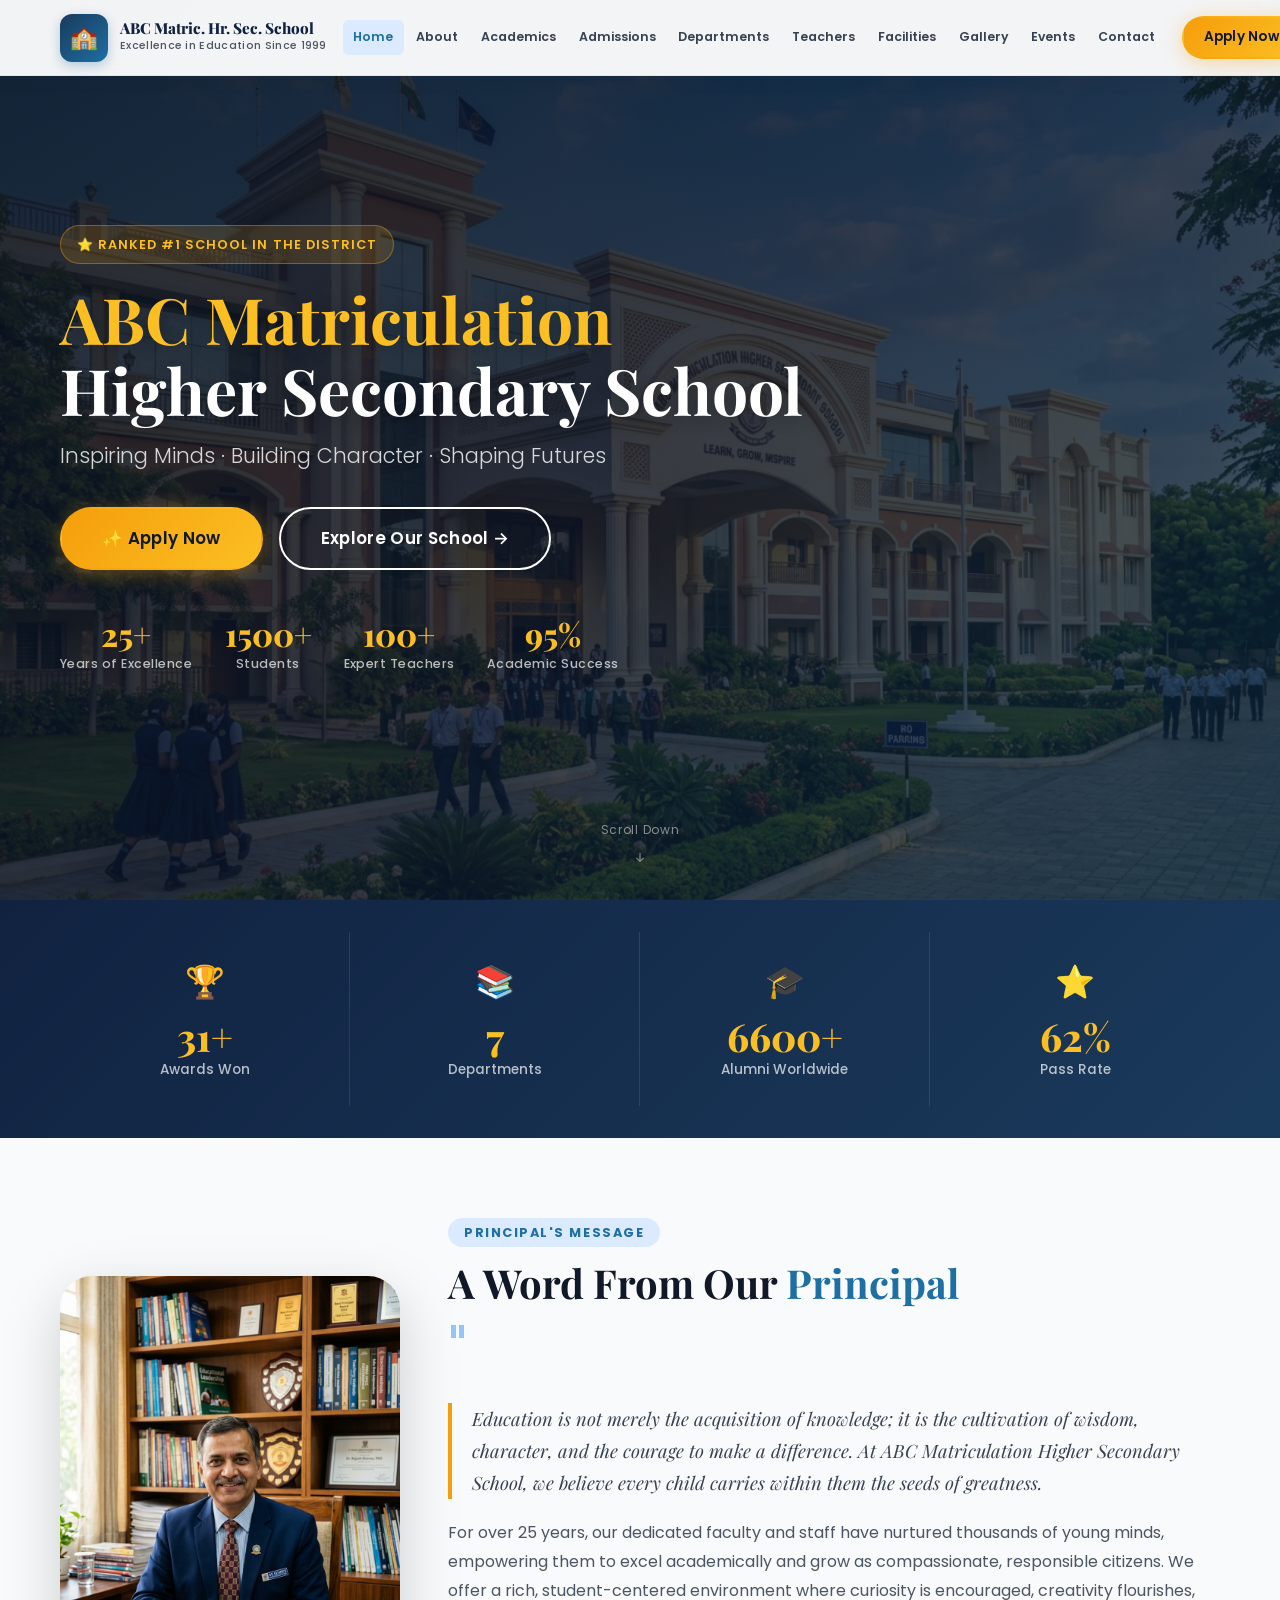
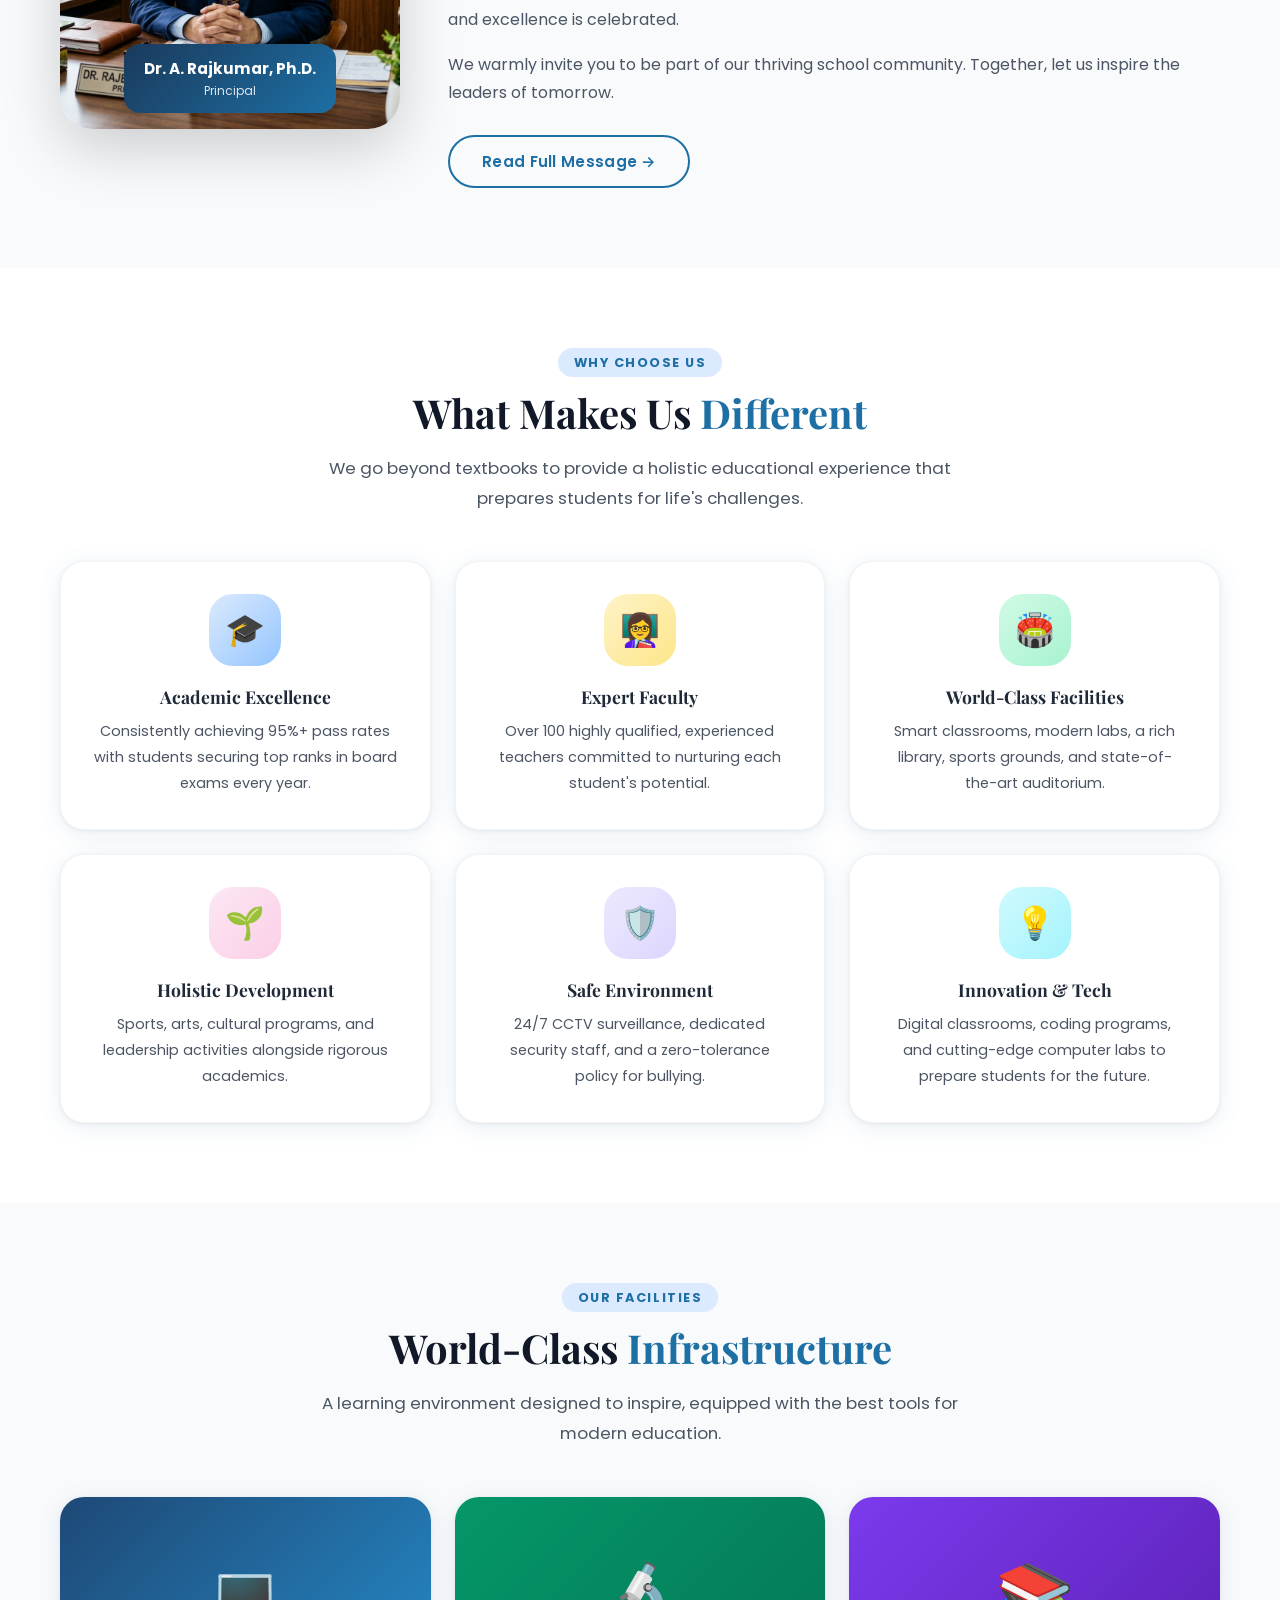
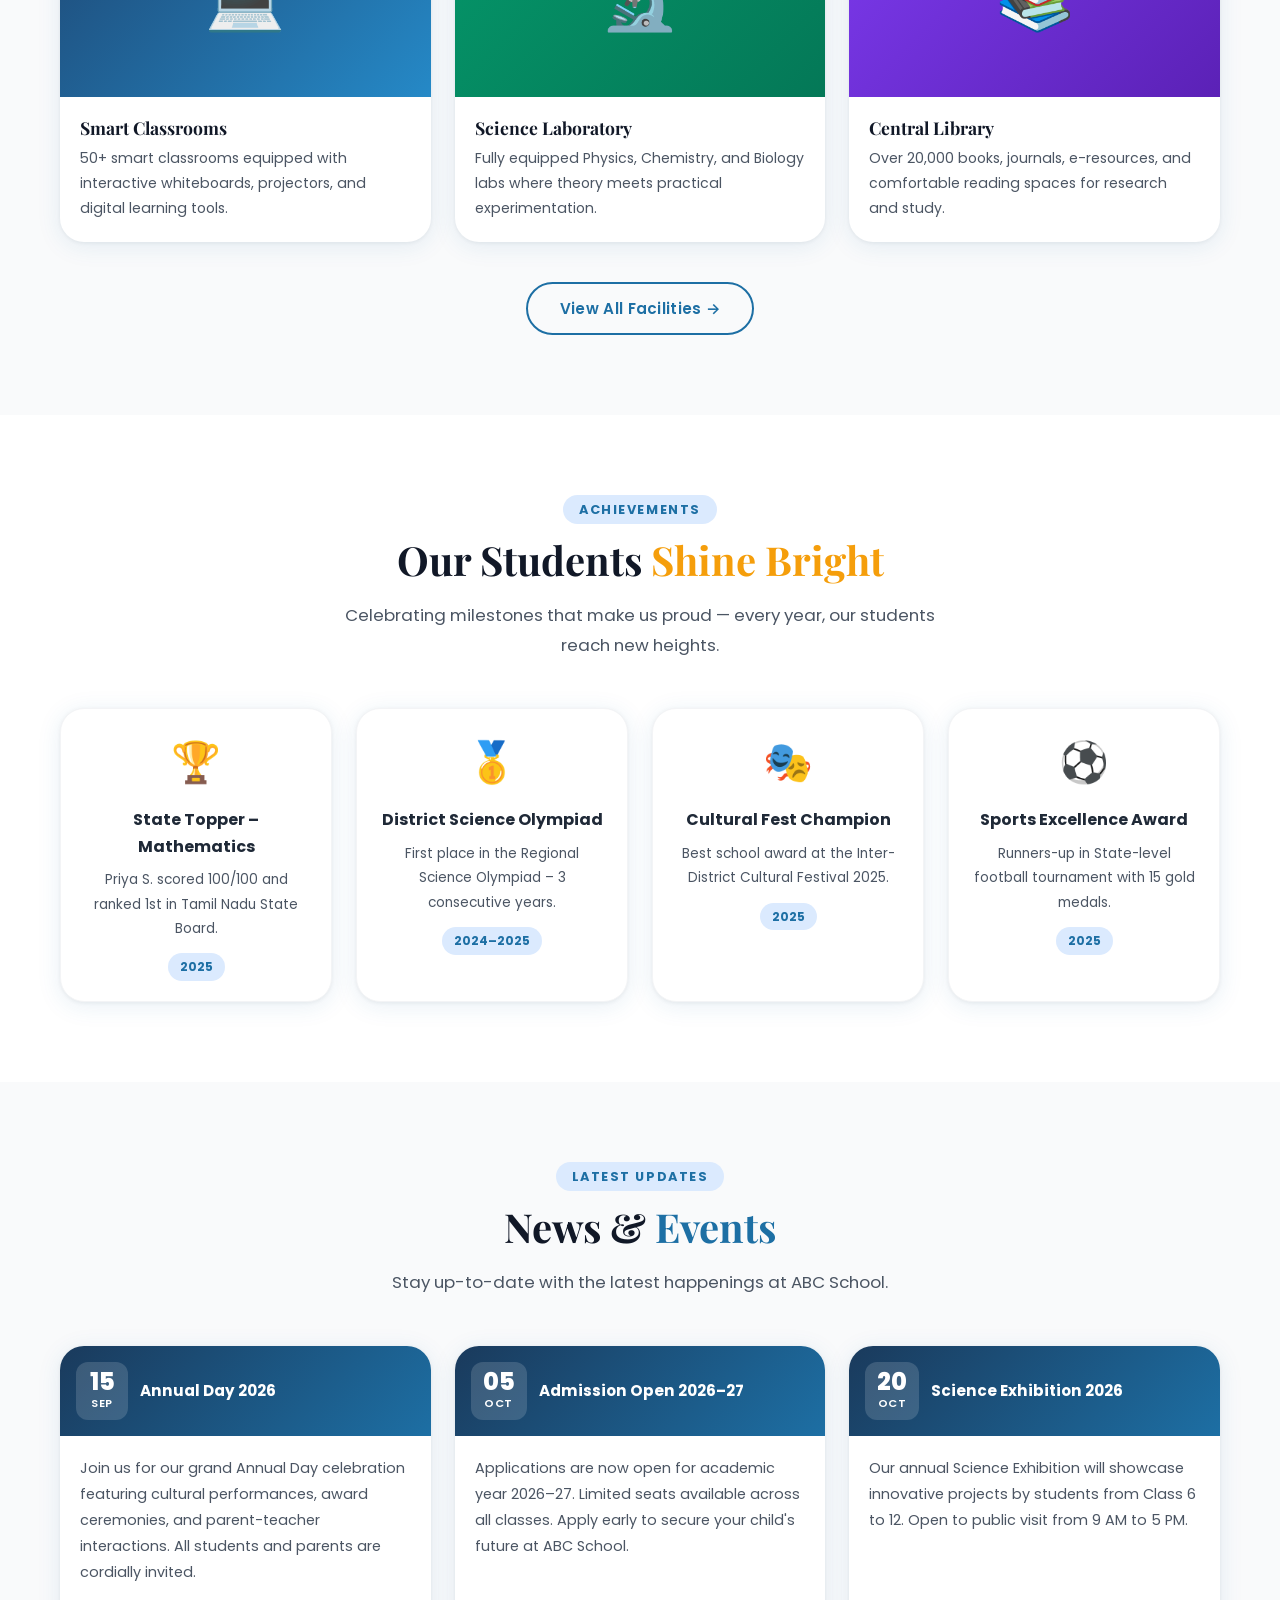
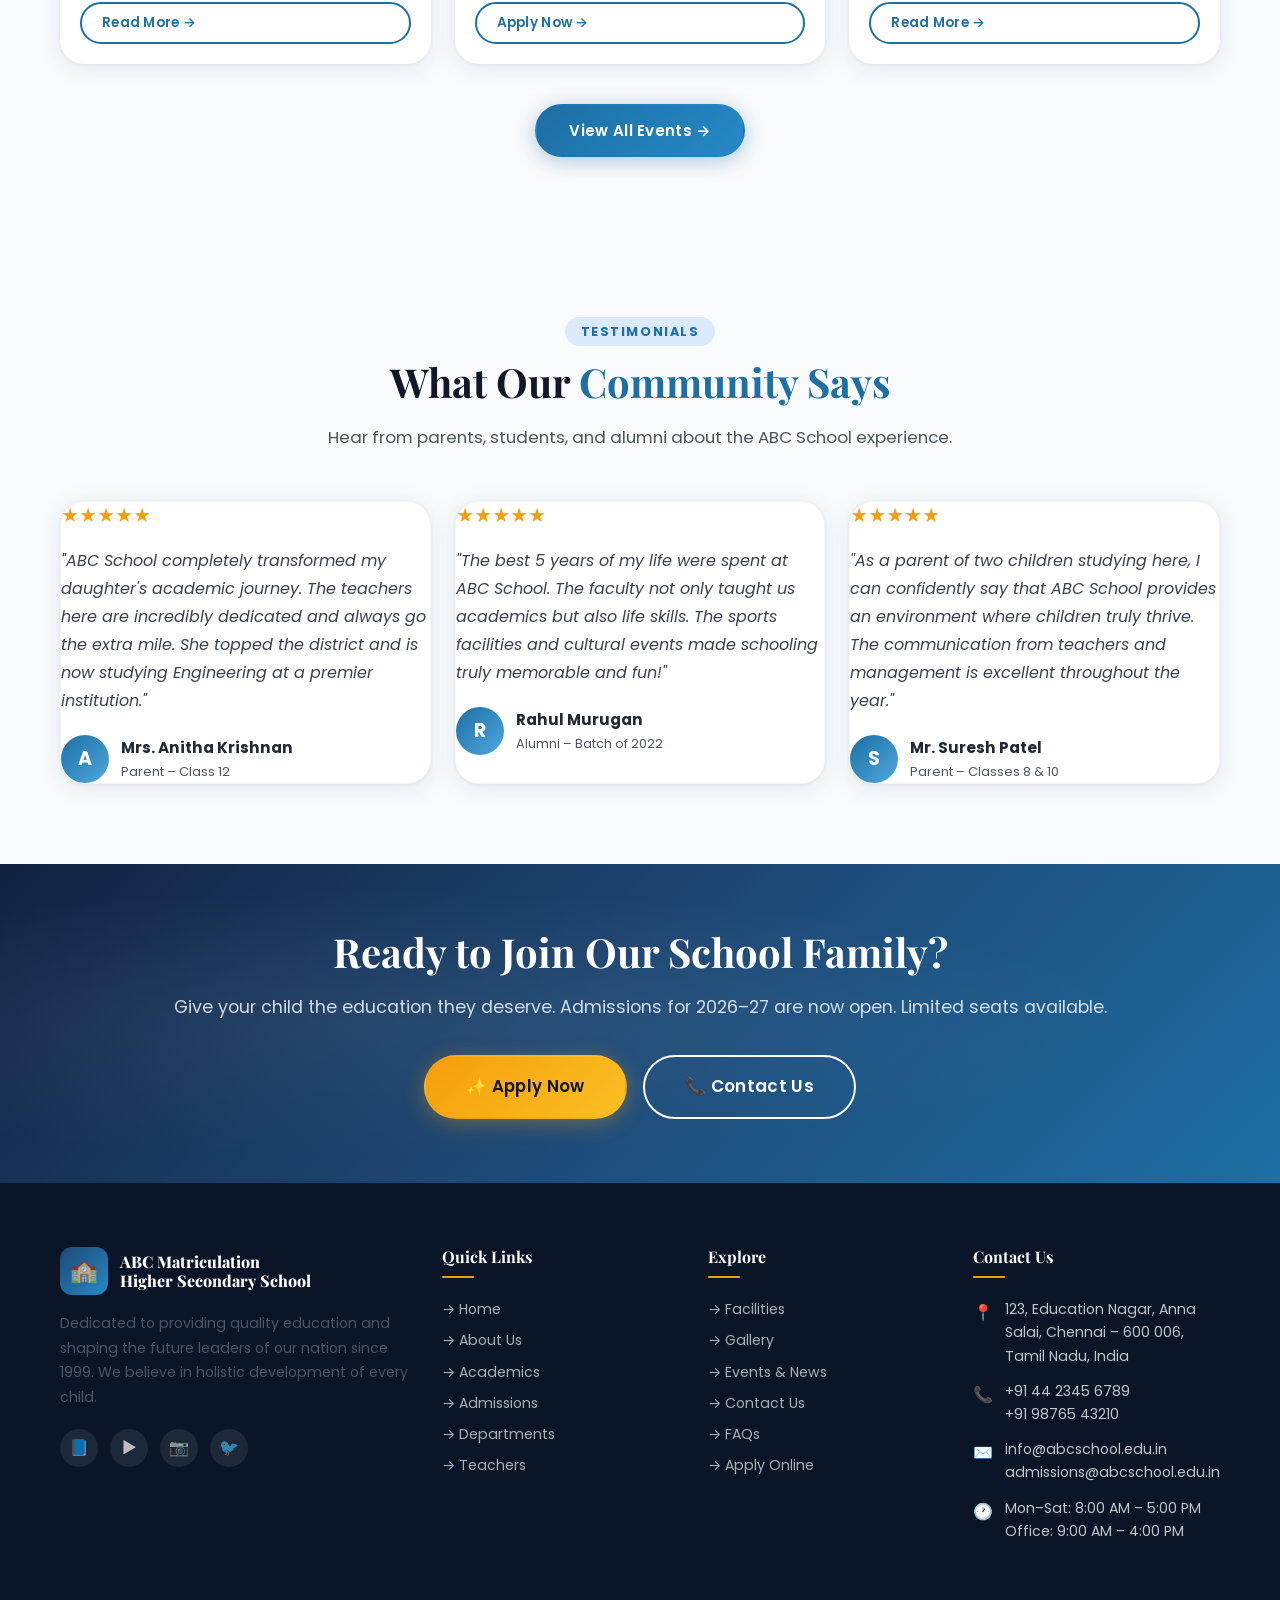
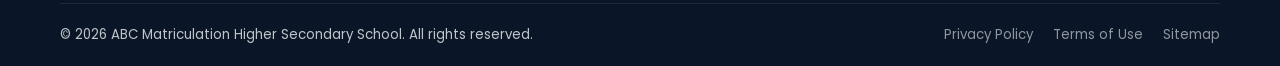
<file: index.html>
<!DOCTYPE html>
<html lang="en">
<head>
  <meta charset="UTF-8" />
  <meta name="viewport" content="width=device-width, initial-scale=1.0" />
  <title>ABC Matriculation Higher Secondary School – Excellence in Education</title>
  <meta name="description" content="ABC Matriculation Higher Secondary School – 25+ years of academic excellence. Nurturing future leaders with quality education, modern facilities, and dedicated staff." />
  <link rel="stylesheet" href="css/style.css" />
  <link rel="icon" href="data:image/svg+xml,<svg xmlns='http://www.w3.org/2000/svg' viewBox='0 0 100 100'><text y='.9em' font-size='90'>🏫</text></svg>" />
</head>
<body>

<!-- ============================================================
     NAVBAR
     ============================================================ -->
<nav class="navbar" id="navbar" role="navigation" aria-label="Main navigation">
  <div class="container navbar__inner">
    <a href="index.html" class="navbar__brand" aria-label="ABC School Home">
      <div class="navbar__logo" aria-hidden="true">🏫</div>
      <div class="navbar__school-name">
        <span class="name-main">ABC Matric. Hr. Sec. School</span>
        <span class="name-sub">Excellence in Education Since 1999</span>
      </div>
    </a>

    <nav class="navbar__nav" aria-label="Desktop navigation">
      <a href="index.html"       class="nav__link" id="nav-home">Home</a>
      <a href="about.html"       class="nav__link" id="nav-about">About</a>
      <a href="academics.html"   class="nav__link" id="nav-academics">Academics</a>
      <a href="admissions.html"  class="nav__link" id="nav-admissions">Admissions</a>
      <a href="departments.html" class="nav__link" id="nav-departments">Departments</a>
      <a href="teachers.html"    class="nav__link" id="nav-teachers">Teachers</a>
      <a href="facilities.html"  class="nav__link" id="nav-facilities">Facilities</a>
      <a href="gallery.html"     class="nav__link" id="nav-gallery">Gallery</a>
      <a href="events.html"      class="nav__link" id="nav-events">Events</a>
      <a href="contact.html"     class="nav__link" id="nav-contact">Contact</a>
    </nav>

    <div class="navbar__cta">
      <a href="admissions.html" class="btn btn--accent btn--sm">Apply Now</a>
    </div>

    <button class="navbar__hamburger" id="hamburger" aria-label="Toggle mobile menu" aria-expanded="false">
      <span></span><span></span><span></span>
    </button>
  </div>
</nav>

<!-- Mobile Menu -->
<div class="navbar__mobile-menu" id="mobileMenu" role="dialog" aria-label="Mobile navigation">
  <a href="index.html"       class="mobile-nav__link" id="mnav-home">🏠 Home</a>
  <a href="about.html"       class="mobile-nav__link" id="mnav-about">ℹ️ About Us</a>
  <a href="academics.html"   class="mobile-nav__link" id="mnav-academics">📚 Academics</a>
  <a href="admissions.html"  class="mobile-nav__link" id="mnav-admissions">📝 Admissions</a>
  <a href="departments.html" class="mobile-nav__link" id="mnav-departments">🏛️ Departments</a>
  <a href="teachers.html"    class="mobile-nav__link" id="mnav-teachers">👩‍🏫 Teachers & Staff</a>
  <a href="facilities.html"  class="mobile-nav__link" id="mnav-facilities">🏟️ Facilities</a>
  <a href="gallery.html"     class="mobile-nav__link" id="mnav-gallery">🖼️ Gallery</a>
  <a href="events.html"      class="mobile-nav__link" id="mnav-events">📅 Events & News</a>
  <a href="contact.html"     class="mobile-nav__link" id="mnav-contact">📞 Contact Us</a>
  <div class="mobile-nav__cta">
    <a href="admissions.html" class="btn btn--primary" style="width:100%;justify-content:center;">Apply Now ✨</a>
  </div>
</div>

<!-- ============================================================
     HERO SECTION
     ============================================================ -->
<section class="hero" id="hero" aria-label="Hero section">
  <div class="hero__bg" id="heroBg" aria-hidden="true"></div>
  <div class="hero__overlay" aria-hidden="true"></div>
  <div class="container">
    <div class="hero__content">
      <div class="hero__badge">⭐ Ranked #1 School in the District</div>
      <h1 class="hero__title">
        <span class="highlight">ABC Matriculation</span><br>
        Higher Secondary School
      </h1>
      <p class="hero__tagline">Inspiring Minds · Building Character · Shaping Futures</p>
      <div class="hero__actions">
        <a href="admissions.html" class="btn btn--accent btn--lg" id="hero-apply-btn">✨ Apply Now</a>
        <a href="about.html" class="btn btn--outline btn--lg" id="hero-explore-btn">Explore Our School →</a>
      </div>
      <div class="hero__stats" aria-label="School statistics">
        <div class="hero__stat">
          <div class="hero__stat-value">25+</div>
          <div class="hero__stat-label">Years of Excellence</div>
        </div>
        <div class="hero__stat">
          <div class="hero__stat-value">1500+</div>
          <div class="hero__stat-label">Students</div>
        </div>
        <div class="hero__stat">
          <div class="hero__stat-value">100+</div>
          <div class="hero__stat-label">Expert Teachers</div>
        </div>
        <div class="hero__stat">
          <div class="hero__stat-value">95%</div>
          <div class="hero__stat-label">Academic Success</div>
        </div>
      </div>
    </div>
  </div>
  <div class="hero__scroll" aria-hidden="true">
    <span>Scroll Down</span>
    <span>↓</span>
  </div>
</section>

<!-- ============================================================
     STATS BAR
     ============================================================ -->
<section class="stats-bar" aria-label="Key statistics">
  <div class="container">
    <div class="stats-bar__grid">
      <div class="stat-item reveal delay-1">
        <div class="stat-item__icon">🏆</div>
        <div class="stat-item__value" data-target="47" data-suffix="+">0+</div>
        <div class="stat-item__label">Awards Won</div>
      </div>
      <div class="stat-item reveal delay-2">
        <div class="stat-item__icon">📚</div>
        <div class="stat-item__value" data-target="12" data-suffix="">0</div>
        <div class="stat-item__label">Departments</div>
      </div>
      <div class="stat-item reveal delay-3">
        <div class="stat-item__icon">🎓</div>
        <div class="stat-item__value" data-target="10000" data-suffix="+">0+</div>
        <div class="stat-item__label">Alumni Worldwide</div>
      </div>
      <div class="stat-item reveal delay-4">
        <div class="stat-item__icon">⭐</div>
        <div class="stat-item__value" data-target="95" data-suffix="%">0%</div>
        <div class="stat-item__label">Pass Rate</div>
      </div>
    </div>
  </div>
</section>

<!-- ============================================================
     PRINCIPAL'S MESSAGE
     ============================================================ -->
<section class="principal-msg section" aria-labelledby="principal-heading">
  <div class="container">
    <div class="principal-msg__inner">
      <div class="principal-msg__photo-wrap reveal-left">
        <img src="assets/images/principal.jpg" alt="Dr. A. Rajkumar, Principal of ABC Matriculation Higher Secondary School" class="principal-msg__photo" width="340" height="453" />
        <div class="principal-msg__badge">
          <div class="name">Dr. A. Rajkumar, Ph.D.</div>
          <div class="title">Principal</div>
        </div>
      </div>
      <div class="principal-msg__content reveal-right">
        <div class="section__label">Principal's Message</div>
        <h2 id="principal-heading" class="section__title">A Word From Our <span class="text-primary">Principal</span></h2>
        <div class="principal-msg__quote-icon">"</div>
        <blockquote>
          Education is not merely the acquisition of knowledge; it is the cultivation of wisdom, character, and the courage to make a difference. At ABC Matriculation Higher Secondary School, we believe every child carries within them the seeds of greatness.
        </blockquote>
        <p>For over 25 years, our dedicated faculty and staff have nurtured thousands of young minds, empowering them to excel academically and grow as compassionate, responsible citizens. We offer a rich, student-centered environment where curiosity is encouraged, creativity flourishes, and excellence is celebrated.</p>
        <p style="margin-top:1rem;">We warmly invite you to be part of our thriving school community. Together, let us inspire the leaders of tomorrow.</p>
        <br />
        <a href="about.html#principal" class="btn btn--outline-primary" id="read-more-principal">Read Full Message →</a>
      </div>
    </div>
  </div>
</section>

<!-- ============================================================
     WHY CHOOSE US
     ============================================================ -->
<section class="section" aria-labelledby="why-heading">
  <div class="container">
    <div class="section__header reveal">
      <div class="section__label">Why Choose Us</div>
      <h2 id="why-heading" class="section__title">What Makes Us <span class="text-primary">Different</span></h2>
      <p class="section__subtitle">We go beyond textbooks to provide a holistic educational experience that prepares students for life's challenges.</p>
    </div>
    <div class="why-us__grid">
      <div class="why-card reveal delay-1">
        <div class="why-card__icon">🎓</div>
        <h3 class="why-card__title">Academic Excellence</h3>
        <p class="why-card__desc">Consistently achieving 95%+ pass rates with students securing top ranks in board exams every year.</p>
      </div>
      <div class="why-card reveal delay-2">
        <div class="why-card__icon">👩‍🏫</div>
        <h3 class="why-card__title">Expert Faculty</h3>
        <p class="why-card__desc">Over 100 highly qualified, experienced teachers committed to nurturing each student's potential.</p>
      </div>
      <div class="why-card reveal delay-3">
        <div class="why-card__icon">🏟️</div>
        <h3 class="why-card__title">World-Class Facilities</h3>
        <p class="why-card__desc">Smart classrooms, modern labs, a rich library, sports grounds, and state-of-the-art auditorium.</p>
      </div>
      <div class="why-card reveal delay-4">
        <div class="why-card__icon">🌱</div>
        <h3 class="why-card__title">Holistic Development</h3>
        <p class="why-card__desc">Sports, arts, cultural programs, and leadership activities alongside rigorous academics.</p>
      </div>
      <div class="why-card reveal delay-5">
        <div class="why-card__icon">🛡️</div>
        <h3 class="why-card__title">Safe Environment</h3>
        <p class="why-card__desc">24/7 CCTV surveillance, dedicated security staff, and a zero-tolerance policy for bullying.</p>
      </div>
      <div class="why-card reveal delay-6">
        <div class="why-card__icon">💡</div>
        <h3 class="why-card__title">Innovation & Tech</h3>
        <p class="why-card__desc">Digital classrooms, coding programs, and cutting-edge computer labs to prepare students for the future.</p>
      </div>
    </div>
  </div>
</section>

<!-- ============================================================
     FEATURED FACILITIES
     ============================================================ -->
<section class="facilities-preview section" aria-labelledby="facilities-heading">
  <div class="container">
    <div class="section__header reveal">
      <div class="section__label">Our Facilities</div>
      <h2 id="facilities-heading" class="section__title">World-Class <span class="text-primary">Infrastructure</span></h2>
      <p class="section__subtitle">A learning environment designed to inspire, equipped with the best tools for modern education.</p>
    </div>
    <div class="facilities-preview__grid">
      <div class="facility-card reveal delay-1">
        <div class="facility-card__img-wrap" style="background:linear-gradient(135deg,#1e4976,#2589c7)">💻</div>
        <div class="facility-card__body">
          <h3 class="facility-card__title">Smart Classrooms</h3>
          <p class="facility-card__desc">50+ smart classrooms equipped with interactive whiteboards, projectors, and digital learning tools.</p>
        </div>
      </div>
      <div class="facility-card reveal delay-2">
        <div class="facility-card__img-wrap" style="background:linear-gradient(135deg,#059669,#047857)">🔬</div>
        <div class="facility-card__body">
          <h3 class="facility-card__title">Science Laboratory</h3>
          <p class="facility-card__desc">Fully equipped Physics, Chemistry, and Biology labs where theory meets practical experimentation.</p>
        </div>
      </div>
      <div class="facility-card reveal delay-3">
        <div class="facility-card__img-wrap" style="background:linear-gradient(135deg,#7c3aed,#5b21b6)">📚</div>
        <div class="facility-card__body">
          <h3 class="facility-card__title">Central Library</h3>
          <p class="facility-card__desc">Over 20,000 books, journals, e-resources, and comfortable reading spaces for research and study.</p>
        </div>
      </div>
    </div>
    <div style="text-align:center;margin-top:2.5rem">
      <a href="facilities.html" class="btn btn--outline-primary" id="view-all-facilities">View All Facilities →</a>
    </div>
  </div>
</section>

<!-- ============================================================
     STUDENT ACHIEVEMENTS
     ============================================================ -->
<section class="section" aria-labelledby="achievements-heading">
  <div class="container">
    <div class="section__header reveal">
      <div class="section__label">Achievements</div>
      <h2 id="achievements-heading" class="section__title">Our Students <span class="text-accent">Shine Bright</span></h2>
      <p class="section__subtitle">Celebrating milestones that make us proud — every year, our students reach new heights.</p>
    </div>
    <div class="grid grid--4">
      <div class="achievement-card reveal delay-1">
        <div class="achievement-card__trophy">🏆</div>
        <div class="achievement-card__title">State Topper – Mathematics</div>
        <p class="achievement-card__desc">Priya S. scored 100/100 and ranked 1st in Tamil Nadu State Board.</p>
        <div class="achievement-card__year">2025</div>
      </div>
      <div class="achievement-card reveal delay-2">
        <div class="achievement-card__trophy">🥇</div>
        <div class="achievement-card__title">District Science Olympiad</div>
        <p class="achievement-card__desc">First place in the Regional Science Olympiad – 3 consecutive years.</p>
        <div class="achievement-card__year">2024–2025</div>
      </div>
      <div class="achievement-card reveal delay-3">
        <div class="achievement-card__trophy">🎭</div>
        <div class="achievement-card__title">Cultural Fest Champion</div>
        <p class="achievement-card__desc">Best school award at the Inter-District Cultural Festival 2025.</p>
        <div class="achievement-card__year">2025</div>
      </div>
      <div class="achievement-card reveal delay-4">
        <div class="achievement-card__trophy">⚽</div>
        <div class="achievement-card__title">Sports Excellence Award</div>
        <p class="achievement-card__desc">Runners-up in State-level football tournament with 15 gold medals.</p>
        <div class="achievement-card__year">2025</div>
      </div>
    </div>
  </div>
</section>

<!-- ============================================================
     LATEST NEWS & EVENTS
     ============================================================ -->
<section class="section bg-light" aria-labelledby="news-heading">
  <div class="container">
    <div class="section__header reveal">
      <div class="section__label">Latest Updates</div>
      <h2 id="news-heading" class="section__title">News &amp; <span class="text-primary">Events</span></h2>
      <p class="section__subtitle">Stay up-to-date with the latest happenings at ABC School.</p>
    </div>
    <div class="grid grid--3">
      <div class="news-card reveal delay-1">
        <div class="news-card__date-strip">
          <div class="news-card__date-box">
            <div class="news-card__date-day">15</div>
            <div class="news-card__date-month">SEP</div>
          </div>
          <div class="news-card__title-strip">Annual Day 2026</div>
        </div>
        <div class="news-card__body">
          <p class="news-card__excerpt">Join us for our grand Annual Day celebration featuring cultural performances, award ceremonies, and parent-teacher interactions. All students and parents are cordially invited.</p>
          <a href="events.html" class="btn btn--outline-primary btn--sm" id="read-more-news1">Read More →</a>
        </div>
      </div>
      <div class="news-card reveal delay-2">
        <div class="news-card__date-strip">
          <div class="news-card__date-box">
            <div class="news-card__date-day">05</div>
            <div class="news-card__date-month">OCT</div>
          </div>
          <div class="news-card__title-strip">Admission Open 2026–27</div>
        </div>
        <div class="news-card__body">
          <p class="news-card__excerpt">Applications are now open for academic year 2026–27. Limited seats available across all classes. Apply early to secure your child's future at ABC School.</p>
          <a href="admissions.html" class="btn btn--outline-primary btn--sm" id="read-more-news2">Apply Now →</a>
        </div>
      </div>
      <div class="news-card reveal delay-3">
        <div class="news-card__date-strip">
          <div class="news-card__date-box">
            <div class="news-card__date-day">20</div>
            <div class="news-card__date-month">OCT</div>
          </div>
          <div class="news-card__title-strip">Science Exhibition 2026</div>
        </div>
        <div class="news-card__body">
          <p class="news-card__excerpt">Our annual Science Exhibition will showcase innovative projects by students from Class 6 to 12. Open to public visit from 9 AM to 5 PM.</p>
          <a href="events.html" class="btn btn--outline-primary btn--sm" id="read-more-news3">Read More →</a>
        </div>
      </div>
    </div>
    <div style="text-align:center;margin-top:2.5rem">
      <a href="events.html" class="btn btn--primary" id="view-all-events">View All Events →</a>
    </div>
  </div>
</section>

<!-- ============================================================
     TESTIMONIALS
     ============================================================ -->
<section class="testimonials section" aria-labelledby="testimonials-heading">
  <div class="container">
    <div class="section__header reveal">
      <div class="section__label">Testimonials</div>
      <h2 id="testimonials-heading" class="section__title">What Our <span class="text-primary">Community Says</span></h2>
      <p class="section__subtitle">Hear from parents, students, and alumni about the ABC School experience.</p>
    </div>
    <div class="grid grid--3">
      <div class="testimonial-card reveal delay-1">
        <div class="testimonial-card__stars">★★★★★</div>
        <p class="testimonial-card__text">"ABC School completely transformed my daughter's academic journey. The teachers here are incredibly dedicated and always go the extra mile. She topped the district and is now studying Engineering at a premier institution."</p>
        <div class="testimonial-card__author">
          <div class="testimonial-card__avatar">A</div>
          <div>
            <div class="testimonial-card__name">Mrs. Anitha Krishnan</div>
            <div class="testimonial-card__role">Parent – Class 12</div>
          </div>
        </div>
      </div>
      <div class="testimonial-card reveal delay-2">
        <div class="testimonial-card__stars">★★★★★</div>
        <p class="testimonial-card__text">"The best 5 years of my life were spent at ABC School. The faculty not only taught us academics but also life skills. The sports facilities and cultural events made schooling truly memorable and fun!"</p>
        <div class="testimonial-card__author">
          <div class="testimonial-card__avatar">R</div>
          <div>
            <div class="testimonial-card__name">Rahul Murugan</div>
            <div class="testimonial-card__role">Alumni – Batch of 2022</div>
          </div>
        </div>
      </div>
      <div class="testimonial-card reveal delay-3">
        <div class="testimonial-card__stars">★★★★★</div>
        <p class="testimonial-card__text">"As a parent of two children studying here, I can confidently say that ABC School provides an environment where children truly thrive. The communication from teachers and management is excellent throughout the year."</p>
        <div class="testimonial-card__author">
          <div class="testimonial-card__avatar">S</div>
          <div>
            <div class="testimonial-card__name">Mr. Suresh Patel</div>
            <div class="testimonial-card__role">Parent – Classes 8 &amp; 10</div>
          </div>
        </div>
      </div>
    </div>
  </div>
</section>

<!-- ============================================================
     CTA SECTION
     ============================================================ -->
<section class="cta-banner" aria-labelledby="cta-heading">
  <div class="container cta-banner__content">
    <h2 id="cta-heading" class="cta-banner__title">Ready to Join Our School Family?</h2>
    <p class="cta-banner__subtitle">Give your child the education they deserve. Admissions for 2026–27 are now open. Limited seats available.</p>
    <div class="cta-banner__actions">
      <a href="admissions.html" class="btn btn--accent btn--lg" id="cta-apply-btn">✨ Apply Now</a>
      <a href="contact.html" class="btn btn--outline btn--lg" id="cta-contact-btn">📞 Contact Us</a>
    </div>
  </div>
</section>

<!-- ============================================================
     FOOTER
     ============================================================ -->
<footer class="footer" role="contentinfo">
  <div class="container">
    <div class="footer__top">
      <div class="footer__brand">
        <div class="footer__logo-wrap">
          <div class="footer__logo">🏫</div>
          <div class="footer__school-name">ABC Matriculation<br>Higher Secondary School</div>
        </div>
        <p class="footer__desc">Dedicated to providing quality education and shaping the future leaders of our nation since 1999. We believe in holistic development of every child.</p>
        <div class="footer__socials">
          <a href="#" class="footer__social-btn" aria-label="Facebook">📘</a>
          <a href="#" class="footer__social-btn" aria-label="YouTube">▶️</a>
          <a href="#" class="footer__social-btn" aria-label="Instagram">📷</a>
          <a href="#" class="footer__social-btn" aria-label="Twitter">🐦</a>
        </div>
      </div>

      <div>
        <h3 class="footer__section-title">Quick Links</h3>
        <ul class="footer__links">
          <li><a href="index.html"       class="footer__link">→ Home</a></li>
          <li><a href="about.html"       class="footer__link">→ About Us</a></li>
          <li><a href="academics.html"   class="footer__link">→ Academics</a></li>
          <li><a href="admissions.html"  class="footer__link">→ Admissions</a></li>
          <li><a href="departments.html" class="footer__link">→ Departments</a></li>
          <li><a href="teachers.html"    class="footer__link">→ Teachers</a></li>
        </ul>
      </div>

      <div>
        <h3 class="footer__section-title">Explore</h3>
        <ul class="footer__links">
          <li><a href="facilities.html"  class="footer__link">→ Facilities</a></li>
          <li><a href="gallery.html"     class="footer__link">→ Gallery</a></li>
          <li><a href="events.html"      class="footer__link">→ Events &amp; News</a></li>
          <li><a href="contact.html"     class="footer__link">→ Contact Us</a></li>
          <li><a href="admissions.html#faq" class="footer__link">→ FAQs</a></li>
          <li><a href="admissions.html"  class="footer__link">→ Apply Online</a></li>
        </ul>
      </div>

      <div>
        <h3 class="footer__section-title">Contact Us</h3>
        <div class="footer__contact-item">
          <span class="footer__contact-icon">📍</span>
          <span>123, Education Nagar, Anna Salai, Chennai – 600 006, Tamil Nadu, India</span>
        </div>
        <div class="footer__contact-item">
          <span class="footer__contact-icon">📞</span>
          <span>+91 44 2345 6789<br>+91 98765 43210</span>
        </div>
        <div class="footer__contact-item">
          <span class="footer__contact-icon">✉️</span>
          <span>info@abcschool.edu.in<br>admissions@abcschool.edu.in</span>
        </div>
        <div class="footer__contact-item">
          <span class="footer__contact-icon">🕐</span>
          <span>Mon–Sat: 8:00 AM – 5:00 PM<br>Office: 9:00 AM – 4:00 PM</span>
        </div>
      </div>
    </div>

    <div class="footer__bottom">
      <div class="footer__copyright">© 2026 ABC Matriculation Higher Secondary School. All rights reserved.</div>
      <div class="footer__bottom-links">
        <a href="#" class="footer__bottom-link">Privacy Policy</a>
        <a href="#" class="footer__bottom-link">Terms of Use</a>
        <a href="contact.html" class="footer__bottom-link">Sitemap</a>
      </div>
    </div>
  </div>
</footer>

<!-- Back to Top Button -->
<button id="backToTop" aria-label="Back to top">↑</button>

<script src="js/script.js"></script>
</body>
</html>
</file>
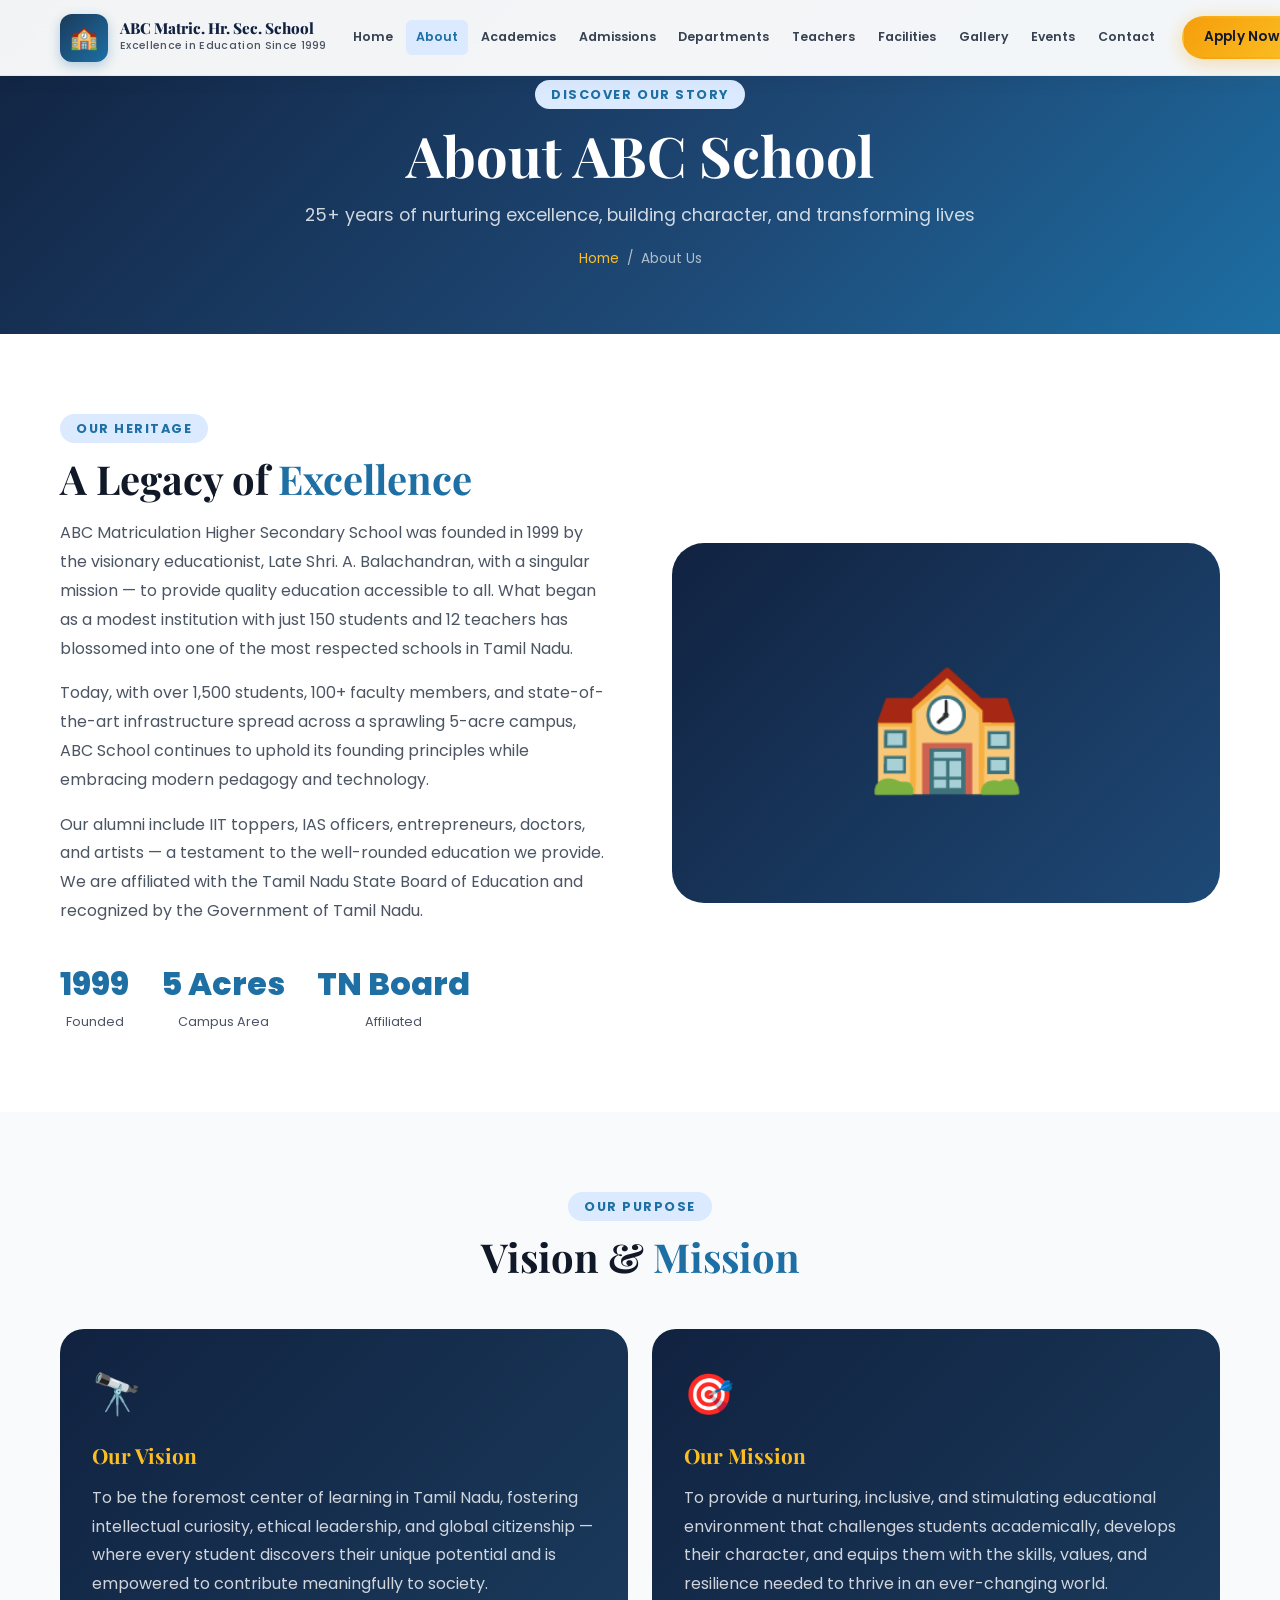
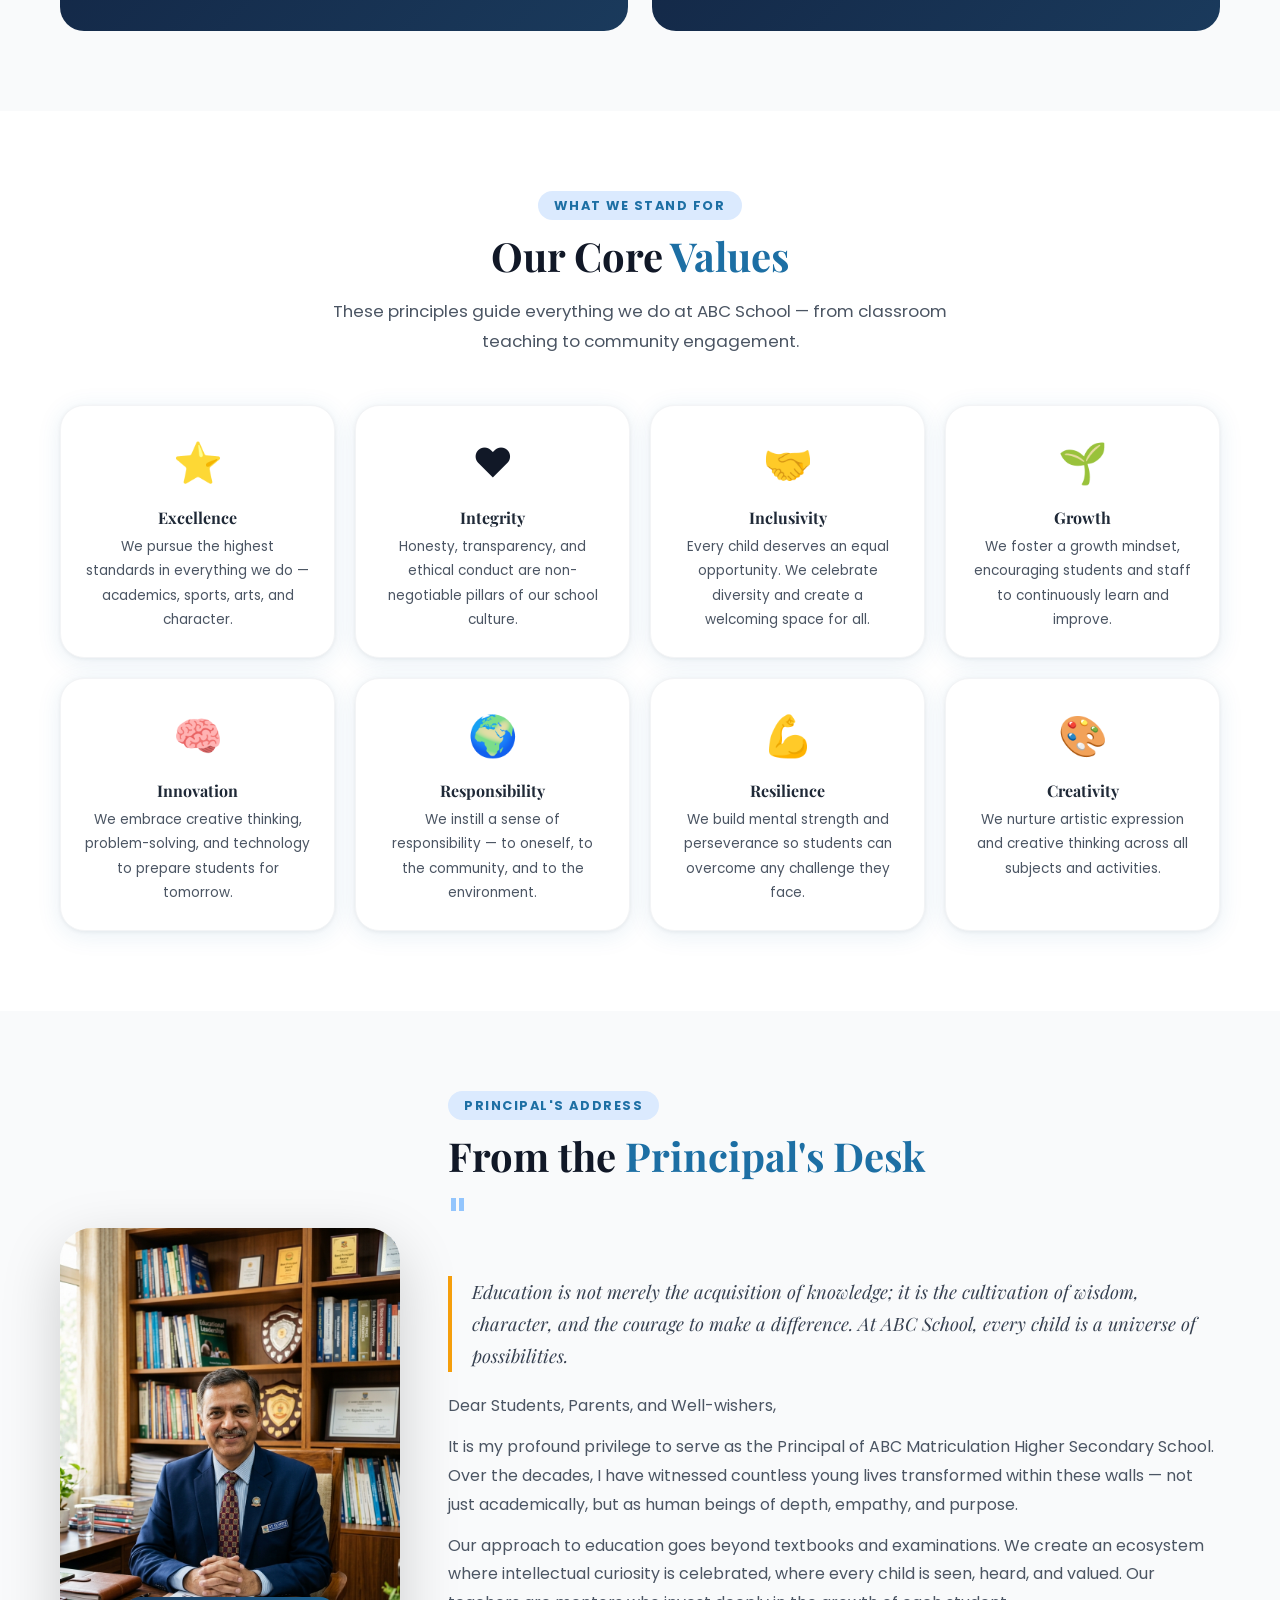
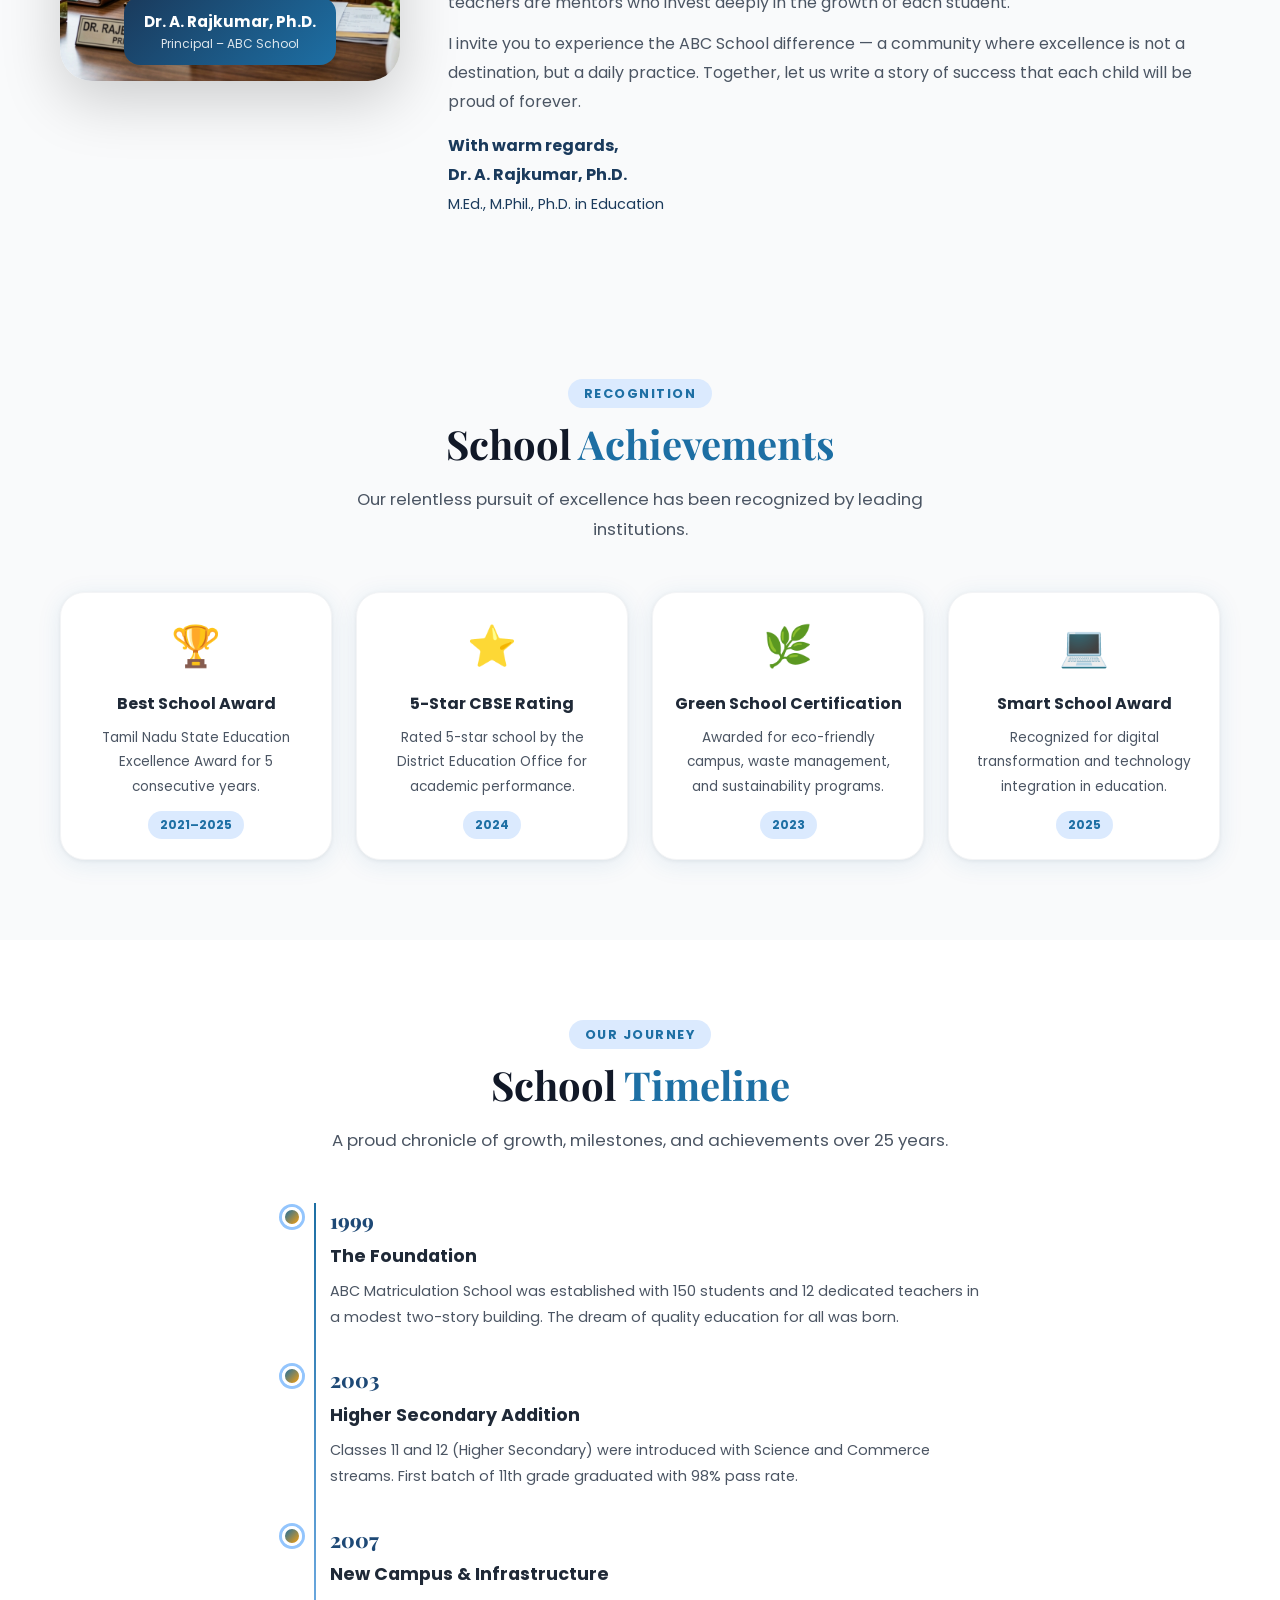
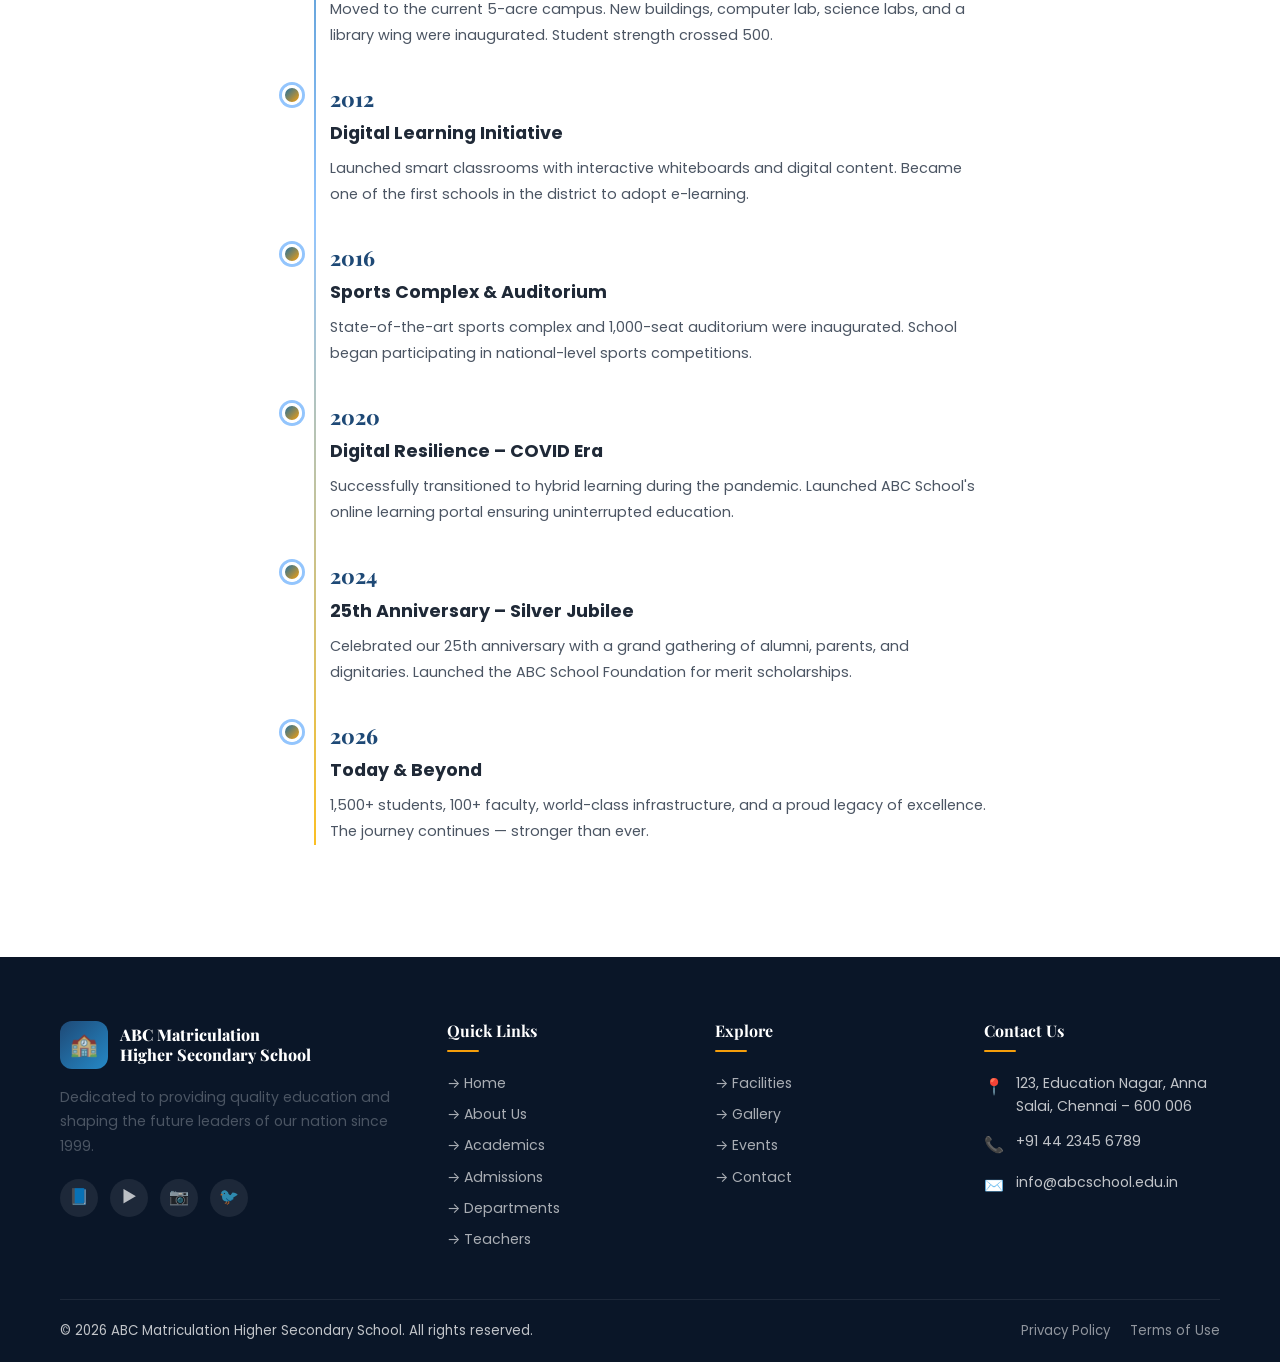
<file: about.html>
<!DOCTYPE html>
<html lang="en">
<head>
  <meta charset="UTF-8" />
  <meta name="viewport" content="width=device-width, initial-scale=1.0" />
  <title>About Us – ABC Matriculation Higher Secondary School</title>
  <meta name="description" content="Learn about ABC Matriculation Higher Secondary School's history, vision, mission, core values, and the story of our journey since 1999." />
  <link rel="stylesheet" href="css/style.css" />
  <link rel="icon" href="data:image/svg+xml,<svg xmlns='http://www.w3.org/2000/svg' viewBox='0 0 100 100'><text y='.9em' font-size='90'>🏫</text></svg>" />
</head>
<body>

<nav class="navbar" id="navbar">
  <div class="container navbar__inner">
    <a href="index.html" class="navbar__brand">
      <div class="navbar__logo">🏫</div>
      <div class="navbar__school-name">
        <span class="name-main">ABC Matric. Hr. Sec. School</span>
        <span class="name-sub">Excellence in Education Since 1999</span>
      </div>
    </a>
    <nav class="navbar__nav">
      <a href="index.html" class="nav__link">Home</a>
      <a href="about.html" class="nav__link active">About</a>
      <a href="academics.html" class="nav__link">Academics</a>
      <a href="admissions.html" class="nav__link">Admissions</a>
      <a href="departments.html" class="nav__link">Departments</a>
      <a href="teachers.html" class="nav__link">Teachers</a>
      <a href="facilities.html" class="nav__link">Facilities</a>
      <a href="gallery.html" class="nav__link">Gallery</a>
      <a href="events.html" class="nav__link">Events</a>
      <a href="contact.html" class="nav__link">Contact</a>
    </nav>
    <div class="navbar__cta"><a href="admissions.html" class="btn btn--accent btn--sm">Apply Now</a></div>
    <button class="navbar__hamburger" id="hamburger" aria-label="Toggle menu"><span></span><span></span><span></span></button>
  </div>
</nav>
<div class="navbar__mobile-menu" id="mobileMenu">
  <a href="index.html" class="mobile-nav__link">🏠 Home</a>
  <a href="about.html" class="mobile-nav__link active">ℹ️ About Us</a>
  <a href="academics.html" class="mobile-nav__link">📚 Academics</a>
  <a href="admissions.html" class="mobile-nav__link">📝 Admissions</a>
  <a href="departments.html" class="mobile-nav__link">🏛️ Departments</a>
  <a href="teachers.html" class="mobile-nav__link">👩‍🏫 Teachers</a>
  <a href="facilities.html" class="mobile-nav__link">🏟️ Facilities</a>
  <a href="gallery.html" class="mobile-nav__link">🖼️ Gallery</a>
  <a href="events.html" class="mobile-nav__link">📅 Events</a>
  <a href="contact.html" class="mobile-nav__link">📞 Contact</a>
  <div class="mobile-nav__cta"><a href="admissions.html" class="btn btn--primary" style="width:100%;justify-content:center;">Apply Now</a></div>
</div>

<!-- Page Hero -->
<section class="page-hero page-body">
  <div class="container page-hero__content">
    <div class="section__label">Discover Our Story</div>
    <h1 class="page-hero__title">About ABC School</h1>
    <p class="page-hero__subtitle">25+ years of nurturing excellence, building character, and transforming lives</p>
    <div class="page-hero__breadcrumb">
      <a href="index.html">Home</a><span class="page-hero__breadcrumb-sep">/</span><span>About Us</span>
    </div>
  </div>
</section>

<!-- School History -->
<section class="section">
  <div class="container">
    <div class="grid--2 grid" style="align-items:center;gap:4rem">
      <div class="reveal-left">
        <div class="section__label">Our Heritage</div>
        <h2 class="section__title">A Legacy of <span class="text-primary">Excellence</span></h2>
        <p>ABC Matriculation Higher Secondary School was founded in 1999 by the visionary educationist, Late Shri. A. Balachandran, with a singular mission — to provide quality education accessible to all. What began as a modest institution with just 150 students and 12 teachers has blossomed into one of the most respected schools in Tamil Nadu.</p>
        <p style="margin-top:1rem">Today, with over 1,500 students, 100+ faculty members, and state-of-the-art infrastructure spread across a sprawling 5-acre campus, ABC School continues to uphold its founding principles while embracing modern pedagogy and technology.</p>
        <p style="margin-top:1rem">Our alumni include IIT toppers, IAS officers, entrepreneurs, doctors, and artists — a testament to the well-rounded education we provide. We are affiliated with the Tamil Nadu State Board of Education and recognized by the Government of Tamil Nadu.</p>
        <div style="display:flex;gap:2rem;margin-top:2rem;flex-wrap:wrap">
          <div style="text-align:center">
            <div style="font-size:2rem;font-weight:800;color:var(--primary-500)">1999</div>
            <div style="font-size:0.8rem;color:var(--text-secondary)">Founded</div>
          </div>
          <div style="text-align:center">
            <div style="font-size:2rem;font-weight:800;color:var(--primary-500)">5 Acres</div>
            <div style="font-size:0.8rem;color:var(--text-secondary)">Campus Area</div>
          </div>
          <div style="text-align:center">
            <div style="font-size:2rem;font-weight:800;color:var(--primary-500)">TN Board</div>
            <div style="font-size:0.8rem;color:var(--text-secondary)">Affiliated</div>
          </div>
        </div>
      </div>
      <div class="reveal-right">
        <div style="background:linear-gradient(135deg,var(--primary-800),var(--primary-600));border-radius:var(--radius-2xl);padding:3rem;display:flex;align-items:center;justify-content:center;font-size:8rem;min-height:360px">🏫</div>
      </div>
    </div>
  </div>
</section>

<!-- Vision & Mission -->
<section class="section bg-light">
  <div class="container">
    <div class="section__header reveal">
      <div class="section__label">Our Purpose</div>
      <h2 class="section__title">Vision &amp; <span class="text-primary">Mission</span></h2>
    </div>
    <div class="vision-mission__grid">
      <div class="vm-card reveal delay-1">
        <div class="vm-card__icon">🔭</div>
        <h3 class="vm-card__title">Our Vision</h3>
        <p class="vm-card__text">To be the foremost center of learning in Tamil Nadu, fostering intellectual curiosity, ethical leadership, and global citizenship — where every student discovers their unique potential and is empowered to contribute meaningfully to society.</p>
      </div>
      <div class="vm-card reveal delay-2">
        <div class="vm-card__icon">🎯</div>
        <h3 class="vm-card__title">Our Mission</h3>
        <p class="vm-card__text">To provide a nurturing, inclusive, and stimulating educational environment that challenges students academically, develops their character, and equips them with the skills, values, and resilience needed to thrive in an ever-changing world.</p>
      </div>
    </div>
  </div>
</section>

<!-- Core Values -->
<section class="section">
  <div class="container">
    <div class="section__header reveal">
      <div class="section__label">What We Stand For</div>
      <h2 class="section__title">Our Core <span class="text-primary">Values</span></h2>
      <p class="section__subtitle">These principles guide everything we do at ABC School — from classroom teaching to community engagement.</p>
    </div>
    <div class="values-grid">
      <div class="value-card reveal delay-1">
        <div class="value-card__icon">⭐</div>
        <h3 class="value-card__title">Excellence</h3>
        <p class="value-card__desc">We pursue the highest standards in everything we do — academics, sports, arts, and character.</p>
      </div>
      <div class="value-card reveal delay-2">
        <div class="value-card__icon">❤️</div>
        <h3 class="value-card__title">Integrity</h3>
        <p class="value-card__desc">Honesty, transparency, and ethical conduct are non-negotiable pillars of our school culture.</p>
      </div>
      <div class="value-card reveal delay-3">
        <div class="value-card__icon">🤝</div>
        <h3 class="value-card__title">Inclusivity</h3>
        <p class="value-card__desc">Every child deserves an equal opportunity. We celebrate diversity and create a welcoming space for all.</p>
      </div>
      <div class="value-card reveal delay-4">
        <div class="value-card__icon">🌱</div>
        <h3 class="value-card__title">Growth</h3>
        <p class="value-card__desc">We foster a growth mindset, encouraging students and staff to continuously learn and improve.</p>
      </div>
      <div class="value-card reveal delay-1">
        <div class="value-card__icon">🧠</div>
        <h3 class="value-card__title">Innovation</h3>
        <p class="value-card__desc">We embrace creative thinking, problem-solving, and technology to prepare students for tomorrow.</p>
      </div>
      <div class="value-card reveal delay-2">
        <div class="value-card__icon">🌍</div>
        <h3 class="value-card__title">Responsibility</h3>
        <p class="value-card__desc">We instill a sense of responsibility — to oneself, to the community, and to the environment.</p>
      </div>
      <div class="value-card reveal delay-3">
        <div class="value-card__icon">💪</div>
        <h3 class="value-card__title">Resilience</h3>
        <p class="value-card__desc">We build mental strength and perseverance so students can overcome any challenge they face.</p>
      </div>
      <div class="value-card reveal delay-4">
        <div class="value-card__icon">🎨</div>
        <h3 class="value-card__title">Creativity</h3>
        <p class="value-card__desc">We nurture artistic expression and creative thinking across all subjects and activities.</p>
      </div>
    </div>
  </div>
</section>

<!-- Principal's Full Message -->
<section class="principal-msg section" id="principal">
  <div class="container">
    <div class="principal-msg__inner">
      <div class="principal-msg__photo-wrap reveal-left">
        <img src="assets/images/principal.jpg" alt="Dr. A. Rajkumar, Principal" class="principal-msg__photo" />
        <div class="principal-msg__badge">
          <div class="name">Dr. A. Rajkumar, Ph.D.</div>
          <div class="title">Principal – ABC School</div>
        </div>
      </div>
      <div class="principal-msg__content reveal-right">
        <div class="section__label">Principal's Address</div>
        <h2 class="section__title">From the <span class="text-primary">Principal's Desk</span></h2>
        <div class="principal-msg__quote-icon">"</div>
        <blockquote>Education is not merely the acquisition of knowledge; it is the cultivation of wisdom, character, and the courage to make a difference. At ABC School, every child is a universe of possibilities.</blockquote>
        <p>Dear Students, Parents, and Well-wishers,</p>
        <p style="margin-top:0.75rem">It is my profound privilege to serve as the Principal of ABC Matriculation Higher Secondary School. Over the decades, I have witnessed countless young lives transformed within these walls — not just academically, but as human beings of depth, empathy, and purpose.</p>
        <p style="margin-top:0.75rem">Our approach to education goes beyond textbooks and examinations. We create an ecosystem where intellectual curiosity is celebrated, where every child is seen, heard, and valued. Our teachers are mentors who invest deeply in the growth of each student.</p>
        <p style="margin-top:0.75rem">I invite you to experience the ABC School difference — a community where excellence is not a destination, but a daily practice. Together, let us write a story of success that each child will be proud of forever.</p>
        <p style="margin-top:1rem;font-weight:700;color:var(--primary-700)">With warm regards,<br>Dr. A. Rajkumar, Ph.D.<br><span style="font-weight:400;font-size:0.9rem">M.Ed., M.Phil., Ph.D. in Education</span></p>
      </div>
    </div>
  </div>
</section>

<!-- School Achievements -->
<section class="section bg-light">
  <div class="container">
    <div class="section__header reveal">
      <div class="section__label">Recognition</div>
      <h2 class="section__title">School <span class="text-primary">Achievements</span></h2>
      <p class="section__subtitle">Our relentless pursuit of excellence has been recognized by leading institutions.</p>
    </div>
    <div class="grid grid--4">
      <div class="achievement-card reveal delay-1"><div class="achievement-card__trophy">🏆</div><div class="achievement-card__title">Best School Award</div><p class="achievement-card__desc">Tamil Nadu State Education Excellence Award for 5 consecutive years.</p><div class="achievement-card__year">2021–2025</div></div>
      <div class="achievement-card reveal delay-2"><div class="achievement-card__trophy">⭐</div><div class="achievement-card__title">5-Star CBSE Rating</div><p class="achievement-card__desc">Rated 5-star school by the District Education Office for academic performance.</p><div class="achievement-card__year">2024</div></div>
      <div class="achievement-card reveal delay-3"><div class="achievement-card__trophy">🌿</div><div class="achievement-card__title">Green School Certification</div><p class="achievement-card__desc">Awarded for eco-friendly campus, waste management, and sustainability programs.</p><div class="achievement-card__year">2023</div></div>
      <div class="achievement-card reveal delay-4"><div class="achievement-card__trophy">💻</div><div class="achievement-card__title">Smart School Award</div><p class="achievement-card__desc">Recognized for digital transformation and technology integration in education.</p><div class="achievement-card__year">2025</div></div>
    </div>
  </div>
</section>

<!-- Timeline -->
<section class="section">
  <div class="container">
    <div class="section__header reveal">
      <div class="section__label">Our Journey</div>
      <h2 class="section__title">School <span class="text-primary">Timeline</span></h2>
      <p class="section__subtitle">A proud chronicle of growth, milestones, and achievements over 25 years.</p>
    </div>
    <div style="max-width:700px;margin:0 auto">
      <div class="timeline reveal">
        <div class="timeline__item"><div class="timeline__dot"></div><div class="timeline__year">1999</div><div class="timeline__title">The Foundation</div><p class="timeline__desc">ABC Matriculation School was established with 150 students and 12 dedicated teachers in a modest two-story building. The dream of quality education for all was born.</p></div>
        <div class="timeline__item"><div class="timeline__dot"></div><div class="timeline__year">2003</div><div class="timeline__title">Higher Secondary Addition</div><p class="timeline__desc">Classes 11 and 12 (Higher Secondary) were introduced with Science and Commerce streams. First batch of 11th grade graduated with 98% pass rate.</p></div>
        <div class="timeline__item"><div class="timeline__dot"></div><div class="timeline__year">2007</div><div class="timeline__title">New Campus &amp; Infrastructure</div><p class="timeline__desc">Moved to the current 5-acre campus. New buildings, computer lab, science labs, and a library wing were inaugurated. Student strength crossed 500.</p></div>
        <div class="timeline__item"><div class="timeline__dot"></div><div class="timeline__year">2012</div><div class="timeline__title">Digital Learning Initiative</div><p class="timeline__desc">Launched smart classrooms with interactive whiteboards and digital content. Became one of the first schools in the district to adopt e-learning.</p></div>
        <div class="timeline__item"><div class="timeline__dot"></div><div class="timeline__year">2016</div><div class="timeline__title">Sports Complex &amp; Auditorium</div><p class="timeline__desc">State-of-the-art sports complex and 1,000-seat auditorium were inaugurated. School began participating in national-level sports competitions.</p></div>
        <div class="timeline__item"><div class="timeline__dot"></div><div class="timeline__year">2020</div><div class="timeline__title">Digital Resilience – COVID Era</div><p class="timeline__desc">Successfully transitioned to hybrid learning during the pandemic. Launched ABC School's online learning portal ensuring uninterrupted education.</p></div>
        <div class="timeline__item"><div class="timeline__dot"></div><div class="timeline__year">2024</div><div class="timeline__title">25th Anniversary – Silver Jubilee</div><p class="timeline__desc">Celebrated our 25th anniversary with a grand gathering of alumni, parents, and dignitaries. Launched the ABC School Foundation for merit scholarships.</p></div>
        <div class="timeline__item"><div class="timeline__dot"></div><div class="timeline__year">2026</div><div class="timeline__title">Today &amp; Beyond</div><p class="timeline__desc">1,500+ students, 100+ faculty, world-class infrastructure, and a proud legacy of excellence. The journey continues — stronger than ever.</p></div>
      </div>
    </div>
  </div>
</section>

<!-- Footer -->
<footer class="footer" role="contentinfo">
  <div class="container">
    <div class="footer__top">
      <div class="footer__brand">
        <div class="footer__logo-wrap"><div class="footer__logo">🏫</div><div class="footer__school-name">ABC Matriculation<br>Higher Secondary School</div></div>
        <p class="footer__desc">Dedicated to providing quality education and shaping the future leaders of our nation since 1999.</p>
        <div class="footer__socials">
          <a href="#" class="footer__social-btn" aria-label="Facebook">📘</a>
          <a href="#" class="footer__social-btn" aria-label="YouTube">▶️</a>
          <a href="#" class="footer__social-btn" aria-label="Instagram">📷</a>
          <a href="#" class="footer__social-btn" aria-label="Twitter">🐦</a>
        </div>
      </div>
      <div>
        <h3 class="footer__section-title">Quick Links</h3>
        <ul class="footer__links">
          <li><a href="index.html" class="footer__link">→ Home</a></li>
          <li><a href="about.html" class="footer__link">→ About Us</a></li>
          <li><a href="academics.html" class="footer__link">→ Academics</a></li>
          <li><a href="admissions.html" class="footer__link">→ Admissions</a></li>
          <li><a href="departments.html" class="footer__link">→ Departments</a></li>
          <li><a href="teachers.html" class="footer__link">→ Teachers</a></li>
        </ul>
      </div>
      <div>
        <h3 class="footer__section-title">Explore</h3>
        <ul class="footer__links">
          <li><a href="facilities.html" class="footer__link">→ Facilities</a></li>
          <li><a href="gallery.html" class="footer__link">→ Gallery</a></li>
          <li><a href="events.html" class="footer__link">→ Events</a></li>
          <li><a href="contact.html" class="footer__link">→ Contact</a></li>
        </ul>
      </div>
      <div>
        <h3 class="footer__section-title">Contact Us</h3>
        <div class="footer__contact-item"><span class="footer__contact-icon">📍</span><span>123, Education Nagar, Anna Salai, Chennai – 600 006</span></div>
        <div class="footer__contact-item"><span class="footer__contact-icon">📞</span><span>+91 44 2345 6789</span></div>
        <div class="footer__contact-item"><span class="footer__contact-icon">✉️</span><span>info@abcschool.edu.in</span></div>
      </div>
    </div>
    <div class="footer__bottom">
      <div class="footer__copyright">© 2026 ABC Matriculation Higher Secondary School. All rights reserved.</div>
      <div class="footer__bottom-links"><a href="#" class="footer__bottom-link">Privacy Policy</a><a href="#" class="footer__bottom-link">Terms of Use</a></div>
    </div>
  </div>
</footer>
<button id="backToTop" aria-label="Back to top">↑</button>
<script src="js/script.js"></script>
</body>
</html>
</file>
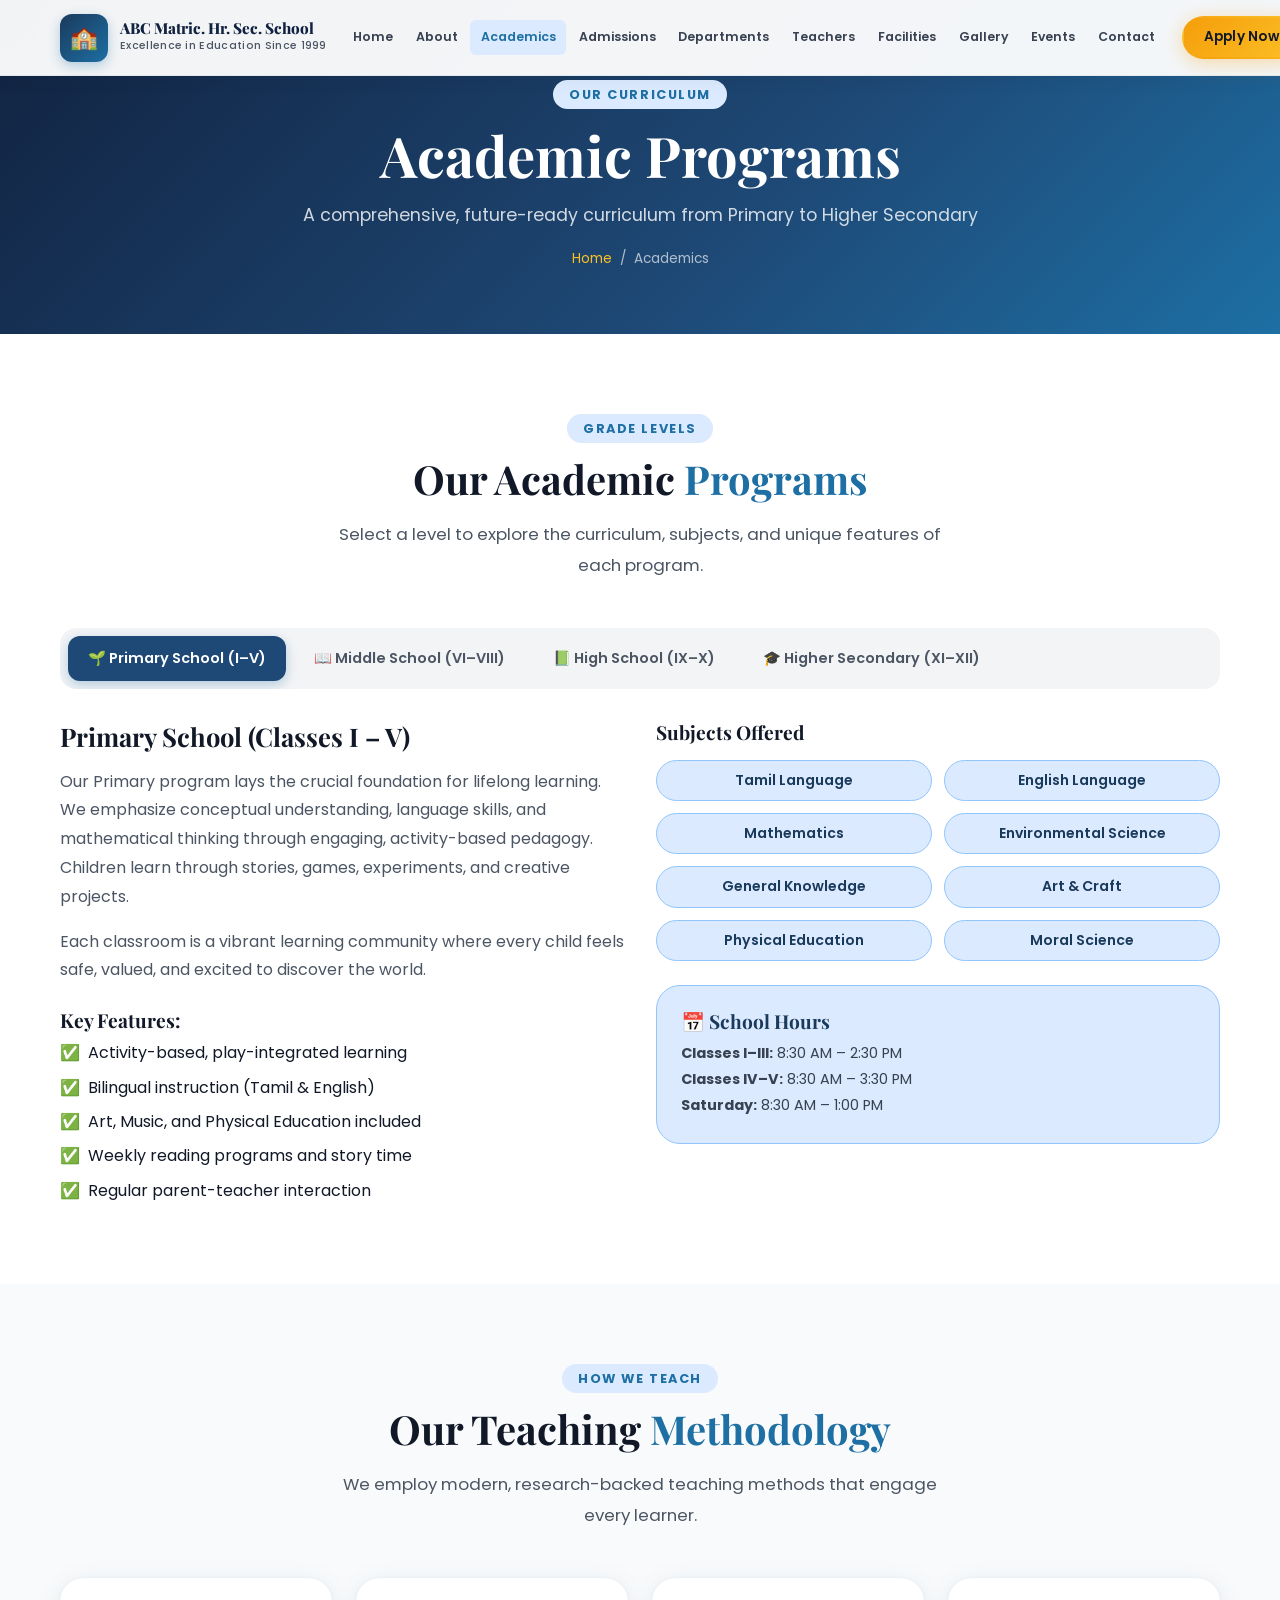
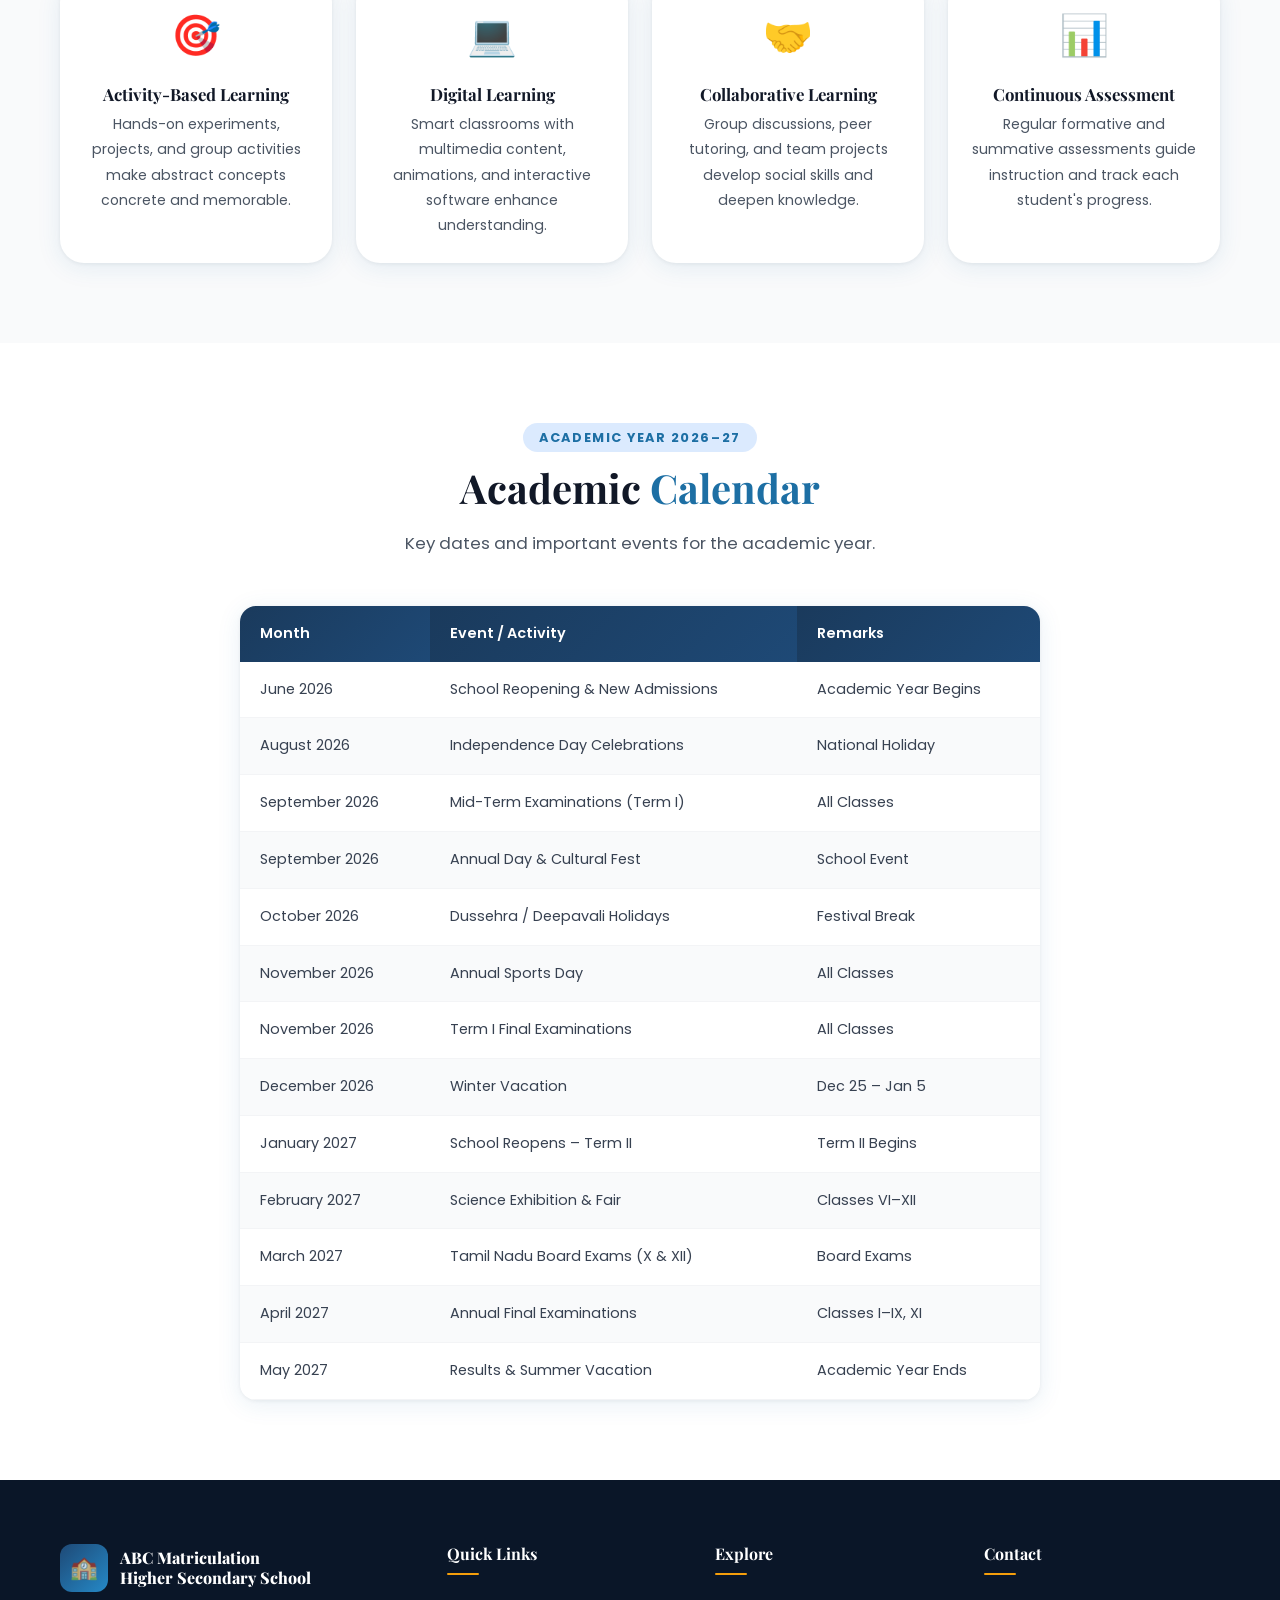
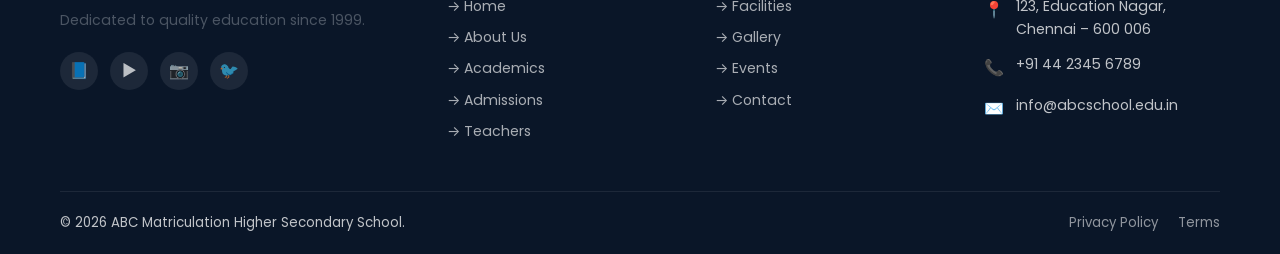
<file: academics.html>
<!DOCTYPE html>
<html lang="en">
<head>
  <meta charset="UTF-8" /><meta name="viewport" content="width=device-width, initial-scale=1.0" />
  <title>Academics – ABC Matriculation Higher Secondary School</title>
  <meta name="description" content="Explore the academic programs at ABC School – Primary, Middle, High School, and Higher Secondary with comprehensive curriculum and modern teaching methods." />
  <link rel="stylesheet" href="css/style.css" />
  <link rel="icon" href="data:image/svg+xml,<svg xmlns='http://www.w3.org/2000/svg' viewBox='0 0 100 100'><text y='.9em' font-size='90'>🏫</text></svg>" />
</head>
<body>
<nav class="navbar" id="navbar"><div class="container navbar__inner">
  <a href="index.html" class="navbar__brand"><div class="navbar__logo">🏫</div><div class="navbar__school-name"><span class="name-main">ABC Matric. Hr. Sec. School</span><span class="name-sub">Excellence in Education Since 1999</span></div></a>
  <nav class="navbar__nav">
    <a href="index.html" class="nav__link">Home</a><a href="about.html" class="nav__link">About</a>
    <a href="academics.html" class="nav__link active">Academics</a><a href="admissions.html" class="nav__link">Admissions</a>
    <a href="departments.html" class="nav__link">Departments</a><a href="teachers.html" class="nav__link">Teachers</a>
    <a href="facilities.html" class="nav__link">Facilities</a><a href="gallery.html" class="nav__link">Gallery</a>
    <a href="events.html" class="nav__link">Events</a><a href="contact.html" class="nav__link">Contact</a>
  </nav>
  <div class="navbar__cta"><a href="admissions.html" class="btn btn--accent btn--sm">Apply Now</a></div>
  <button class="navbar__hamburger" id="hamburger" aria-label="Toggle menu"><span></span><span></span><span></span></button>
</div></nav>
<div class="navbar__mobile-menu" id="mobileMenu">
  <a href="index.html" class="mobile-nav__link">🏠 Home</a><a href="about.html" class="mobile-nav__link">ℹ️ About Us</a>
  <a href="academics.html" class="mobile-nav__link active">📚 Academics</a><a href="admissions.html" class="mobile-nav__link">📝 Admissions</a>
  <a href="departments.html" class="mobile-nav__link">🏛️ Departments</a><a href="teachers.html" class="mobile-nav__link">👩‍🏫 Teachers</a>
  <a href="facilities.html" class="mobile-nav__link">🏟️ Facilities</a><a href="gallery.html" class="mobile-nav__link">🖼️ Gallery</a>
  <a href="events.html" class="mobile-nav__link">📅 Events</a><a href="contact.html" class="mobile-nav__link">📞 Contact</a>
  <div class="mobile-nav__cta"><a href="admissions.html" class="btn btn--primary" style="width:100%;justify-content:center;">Apply Now</a></div>
</div>

<section class="page-hero page-body">
  <div class="container page-hero__content">
    <div class="section__label">Our Curriculum</div>
    <h1 class="page-hero__title">Academic Programs</h1>
    <p class="page-hero__subtitle">A comprehensive, future-ready curriculum from Primary to Higher Secondary</p>
    <div class="page-hero__breadcrumb"><a href="index.html">Home</a><span>/</span><span>Academics</span></div>
  </div>
</section>

<!-- Level Tabs -->
<section class="section">
  <div class="container">
    <div class="section__header reveal">
      <div class="section__label">Grade Levels</div>
      <h2 class="section__title">Our Academic <span class="text-primary">Programs</span></h2>
      <p class="section__subtitle">Select a level to explore the curriculum, subjects, and unique features of each program.</p>
    </div>
    <div class="level-tabs" role="tablist">
      <button class="level-tab active" data-tab="primary" role="tab" aria-selected="true" id="tab-primary">🌱 Primary School (I–V)</button>
      <button class="level-tab" data-tab="middle" role="tab" id="tab-middle">📖 Middle School (VI–VIII)</button>
      <button class="level-tab" data-tab="high" role="tab" id="tab-high">📗 High School (IX–X)</button>
      <button class="level-tab" data-tab="higher" role="tab" id="tab-higher">🎓 Higher Secondary (XI–XII)</button>
    </div>

    <!-- Primary -->
    <div class="level-content active" id="primary" role="tabpanel">
      <div class="level-info">
        <div>
          <h3>Primary School (Classes I – V)</h3>
          <p style="margin:1rem 0">Our Primary program lays the crucial foundation for lifelong learning. We emphasize conceptual understanding, language skills, and mathematical thinking through engaging, activity-based pedagogy. Children learn through stories, games, experiments, and creative projects.</p>
          <p>Each classroom is a vibrant learning community where every child feels safe, valued, and excited to discover the world.</p>
          <h4 style="margin-top:1.5rem;margin-bottom:0.5rem">Key Features:</h4>
          <ul style="list-style:none;display:flex;flex-direction:column;gap:0.5rem">
            <li style="display:flex;gap:0.5rem;align-items:center"><span>✅</span> Activity-based, play-integrated learning</li>
            <li style="display:flex;gap:0.5rem;align-items:center"><span>✅</span> Bilingual instruction (Tamil & English)</li>
            <li style="display:flex;gap:0.5rem;align-items:center"><span>✅</span> Art, Music, and Physical Education included</li>
            <li style="display:flex;gap:0.5rem;align-items:center"><span>✅</span> Weekly reading programs and story time</li>
            <li style="display:flex;gap:0.5rem;align-items:center"><span>✅</span> Regular parent-teacher interaction</li>
          </ul>
        </div>
        <div>
          <h4 style="margin-bottom:0.75rem">Subjects Offered</h4>
          <div class="subjects-list">
            <div class="subject-chip">Tamil Language</div>
            <div class="subject-chip">English Language</div>
            <div class="subject-chip">Mathematics</div>
            <div class="subject-chip">Environmental Science</div>
            <div class="subject-chip">General Knowledge</div>
            <div class="subject-chip">Art & Craft</div>
            <div class="subject-chip">Physical Education</div>
            <div class="subject-chip">Moral Science</div>
          </div>
          <div style="background:var(--primary-100);border-radius:var(--radius-xl);padding:1.5rem;margin-top:1.5rem;border:1px solid var(--primary-200)">
            <h4 style="color:var(--primary-700);margin-bottom:0.5rem">📅 School Hours</h4>
            <p style="font-size:0.9rem;color:var(--gray-700)"><strong>Classes I–III:</strong> 8:30 AM – 2:30 PM<br><strong>Classes IV–V:</strong> 8:30 AM – 3:30 PM<br><strong>Saturday:</strong> 8:30 AM – 1:00 PM</p>
          </div>
        </div>
      </div>
    </div>

    <!-- Middle -->
    <div class="level-content" id="middle">
      <div class="level-info">
        <div>
          <h3>Middle School (Classes VI – VIII)</h3>
          <p style="margin:1rem 0">The middle school years are a critical transition period. Our program bridges primary learning with higher-order thinking, introducing more specialized subjects while nurturing critical reasoning, teamwork, and independent study habits.</p>
          <p>Students engage in project-based learning, science experiments, and social studies field trips that make learning tangible and memorable.</p>
          <h4 style="margin-top:1.5rem;margin-bottom:0.5rem">Key Features:</h4>
          <ul style="list-style:none;display:flex;flex-direction:column;gap:0.5rem">
            <li style="display:flex;gap:0.5rem;align-items:center"><span>✅</span> Subject-specific teachers for all disciplines</li>
            <li style="display:flex;gap:0.5rem;align-items:center"><span>✅</span> Science laboratory experiments weekly</li>
            <li style="display:flex;gap:0.5rem;align-items:center"><span>✅</span> Computer Science and Coding introduced</li>
            <li style="display:flex;gap:0.5rem;align-items:center"><span>✅</span> Inter-class academic competitions</li>
            <li style="display:flex;gap:0.5rem;align-items:center"><span>✅</span> Community service and leadership programs</li>
          </ul>
        </div>
        <div>
          <h4 style="margin-bottom:0.75rem">Subjects Offered</h4>
          <div class="subjects-list">
            <div class="subject-chip">Tamil</div><div class="subject-chip">English</div>
            <div class="subject-chip">Mathematics</div><div class="subject-chip">Science</div>
            <div class="subject-chip">Social Science</div><div class="subject-chip">Computer Science</div>
            <div class="subject-chip">Hindi (Optional)</div><div class="subject-chip">Art Education</div>
            <div class="subject-chip">Physical Education</div><div class="subject-chip">Moral Science</div>
          </div>
        </div>
      </div>
    </div>

    <!-- High School -->
    <div class="level-content" id="high">
      <div class="level-info">
        <div>
          <h3>High School (Classes IX – X)</h3>
          <p style="margin:1rem 0">Classes 9 and 10 are pivotal years leading to the Tamil Nadu State Board public examination. Our dedicated faculty provides intensive coaching, regular assessments, and personalized attention to ensure every student achieves their best possible results.</p>
          <p>We offer special revision camps, doubt-clearing sessions, and mock board examinations to thoroughly prepare students for their public exams.</p>
          <h4 style="margin-top:1.5rem;margin-bottom:0.5rem">Key Features:</h4>
          <ul style="list-style:none;display:flex;flex-direction:column;gap:0.5rem">
            <li style="display:flex;gap:0.5rem;align-items:center"><span>✅</span> Intensive board exam preparation</li>
            <li style="display:flex;gap:0.5rem;align-items:center"><span>✅</span> Regular unit tests and mock exams</li>
            <li style="display:flex;gap:0.5rem;align-items:center"><span>✅</span> Special doubt-clearing sessions (daily)</li>
            <li style="display:flex;gap:0.5rem;align-items:center"><span>✅</span> Career guidance and counseling</li>
            <li style="display:flex;gap:0.5rem;align-items:center"><span>✅</span> 95%+ pass rate for past 10 years</li>
          </ul>
        </div>
        <div>
          <h4 style="margin-bottom:0.75rem">Subjects Offered</h4>
          <div class="subjects-list">
            <div class="subject-chip">Tamil / Hindi</div><div class="subject-chip">English</div>
            <div class="subject-chip">Mathematics</div><div class="subject-chip">Science</div>
            <div class="subject-chip">Social Science</div><div class="subject-chip">Computer Science</div>
          </div>
          <div style="background:var(--accent-100);border-radius:var(--radius-xl);padding:1.5rem;margin-top:1.5rem;border:1px solid var(--accent-200)">
            <h4 style="color:var(--accent-600);margin-bottom:0.5rem">🏆 Board Results 2025</h4>
            <p style="font-size:0.9rem;color:var(--gray-700)"><strong>Pass Rate:</strong> 97.8%<br><strong>Centum Scorers:</strong> 23 students<br><strong>District Toppers:</strong> 3 students</p>
          </div>
        </div>
      </div>
    </div>

    <!-- Higher Secondary -->
    <div class="level-content" id="higher">
      <div class="level-info">
        <div>
          <h3>Higher Secondary (Classes XI – XII)</h3>
          <p style="margin:1rem 0">Our Higher Secondary section offers three comprehensive streams — Science (Bio & Maths), Commerce, and Arts — each designed to prepare students for competitive entrance examinations and undergraduate admissions to premier institutions.</p>
          <p>With experienced subject experts, regular NEET/JEE crash courses, and industry exposure, we ensure our students are fully equipped for the next chapter of their academic journey.</p>
          <h4 style="margin-top:1.5rem;margin-bottom:0.5rem">Available Streams:</h4>
          <div style="display:flex;gap:1rem;flex-wrap:wrap;margin-top:0.5rem">
            <div style="background:var(--primary-100);border:1px solid var(--primary-200);border-radius:var(--radius-lg);padding:1rem;flex:1;min-width:160px">
              <div style="font-size:1.5rem;margin-bottom:0.5rem">🔬</div>
              <strong style="color:var(--primary-700)">Science (Bio)</strong>
              <p style="font-size:0.8rem;margin-top:0.25rem;color:var(--gray-600)">Physics, Chemistry, Biology, English</p>
            </div>
            <div style="background:var(--emerald-100);border:1px solid var(--emerald-400);border-radius:var(--radius-lg);padding:1rem;flex:1;min-width:160px">
              <div style="font-size:1.5rem;margin-bottom:0.5rem">📐</div>
              <strong style="color:var(--emerald-600)">Science (Maths)</strong>
              <p style="font-size:0.8rem;margin-top:0.25rem;color:var(--gray-600)">Physics, Chemistry, Maths, English</p>
            </div>
            <div style="background:var(--accent-100);border:1px solid var(--accent-200);border-radius:var(--radius-lg);padding:1rem;flex:1;min-width:160px">
              <div style="font-size:1.5rem;margin-bottom:0.5rem">💼</div>
              <strong style="color:var(--accent-600)">Commerce</strong>
              <p style="font-size:0.8rem;margin-top:0.25rem;color:var(--gray-600)">Accountancy, Economics, Commerce, English</p>
            </div>
          </div>
        </div>
        <div>
          <h4 style="margin-bottom:0.75rem">All Subjects</h4>
          <div class="subjects-list">
            <div class="subject-chip">Tamil / French</div><div class="subject-chip">English</div>
            <div class="subject-chip">Physics</div><div class="subject-chip">Chemistry</div>
            <div class="subject-chip">Biology</div><div class="subject-chip">Mathematics</div>
            <div class="subject-chip">Computer Science</div><div class="subject-chip">Accountancy</div>
            <div class="subject-chip">Economics</div><div class="subject-chip">Commerce</div>
          </div>
        </div>
      </div>
    </div>
  </div>
</section>

<!-- Teaching Methodology -->
<section class="section bg-light">
  <div class="container">
    <div class="section__header reveal">
      <div class="section__label">How We Teach</div>
      <h2 class="section__title">Our Teaching <span class="text-primary">Methodology</span></h2>
      <p class="section__subtitle">We employ modern, research-backed teaching methods that engage every learner.</p>
    </div>
    <div class="grid grid--4">
      <div class="card reveal delay-1"><div class="card__body" style="text-align:center">
        <div style="font-size:2.5rem;margin-bottom:1rem">🎯</div>
        <h3 style="font-size:1.05rem;margin-bottom:0.5rem">Activity-Based Learning</h3>
        <p style="font-size:0.88rem">Hands-on experiments, projects, and group activities make abstract concepts concrete and memorable.</p>
      </div></div>
      <div class="card reveal delay-2"><div class="card__body" style="text-align:center">
        <div style="font-size:2.5rem;margin-bottom:1rem">💻</div>
        <h3 style="font-size:1.05rem;margin-bottom:0.5rem">Digital Learning</h3>
        <p style="font-size:0.88rem">Smart classrooms with multimedia content, animations, and interactive software enhance understanding.</p>
      </div></div>
      <div class="card reveal delay-3"><div class="card__body" style="text-align:center">
        <div style="font-size:2.5rem;margin-bottom:1rem">🤝</div>
        <h3 style="font-size:1.05rem;margin-bottom:0.5rem">Collaborative Learning</h3>
        <p style="font-size:0.88rem">Group discussions, peer tutoring, and team projects develop social skills and deepen knowledge.</p>
      </div></div>
      <div class="card reveal delay-4"><div class="card__body" style="text-align:center">
        <div style="font-size:2.5rem;margin-bottom:1rem">📊</div>
        <h3 style="font-size:1.05rem;margin-bottom:0.5rem">Continuous Assessment</h3>
        <p style="font-size:0.88rem">Regular formative and summative assessments guide instruction and track each student's progress.</p>
      </div></div>
    </div>
  </div>
</section>

<!-- Academic Calendar -->
<section class="section">
  <div class="container">
    <div class="section__header reveal">
      <div class="section__label">Academic Year 2026–27</div>
      <h2 class="section__title">Academic <span class="text-primary">Calendar</span></h2>
      <p class="section__subtitle">Key dates and important events for the academic year.</p>
    </div>
    <div style="max-width:800px;margin:0 auto">
      <table class="dates-table reveal">
        <thead><tr><th>Month</th><th>Event / Activity</th><th>Remarks</th></tr></thead>
        <tbody>
          <tr><td>June 2026</td><td>School Reopening & New Admissions</td><td>Academic Year Begins</td></tr>
          <tr><td>August 2026</td><td>Independence Day Celebrations</td><td>National Holiday</td></tr>
          <tr><td>September 2026</td><td>Mid-Term Examinations (Term I)</td><td>All Classes</td></tr>
          <tr><td>September 2026</td><td>Annual Day & Cultural Fest</td><td>School Event</td></tr>
          <tr><td>October 2026</td><td>Dussehra / Deepavali Holidays</td><td>Festival Break</td></tr>
          <tr><td>November 2026</td><td>Annual Sports Day</td><td>All Classes</td></tr>
          <tr><td>November 2026</td><td>Term I Final Examinations</td><td>All Classes</td></tr>
          <tr><td>December 2026</td><td>Winter Vacation</td><td>Dec 25 – Jan 5</td></tr>
          <tr><td>January 2027</td><td>School Reopens – Term II</td><td>Term II Begins</td></tr>
          <tr><td>February 2027</td><td>Science Exhibition & Fair</td><td>Classes VI–XII</td></tr>
          <tr><td>March 2027</td><td>Tamil Nadu Board Exams (X & XII)</td><td>Board Exams</td></tr>
          <tr><td>April 2027</td><td>Annual Final Examinations</td><td>Classes I–IX, XI</td></tr>
          <tr><td>May 2027</td><td>Results & Summer Vacation</td><td>Academic Year Ends</td></tr>
        </tbody>
      </table>
    </div>
  </div>
</section>

<footer class="footer" role="contentinfo"><div class="container"><div class="footer__top">
  <div class="footer__brand"><div class="footer__logo-wrap"><div class="footer__logo">🏫</div><div class="footer__school-name">ABC Matriculation<br>Higher Secondary School</div></div><p class="footer__desc">Dedicated to quality education since 1999.</p><div class="footer__socials"><a href="#" class="footer__social-btn">📘</a><a href="#" class="footer__social-btn">▶️</a><a href="#" class="footer__social-btn">📷</a><a href="#" class="footer__social-btn">🐦</a></div></div>
  <div><h3 class="footer__section-title">Quick Links</h3><ul class="footer__links"><li><a href="index.html" class="footer__link">→ Home</a></li><li><a href="about.html" class="footer__link">→ About Us</a></li><li><a href="academics.html" class="footer__link">→ Academics</a></li><li><a href="admissions.html" class="footer__link">→ Admissions</a></li><li><a href="teachers.html" class="footer__link">→ Teachers</a></li></ul></div>
  <div><h3 class="footer__section-title">Explore</h3><ul class="footer__links"><li><a href="facilities.html" class="footer__link">→ Facilities</a></li><li><a href="gallery.html" class="footer__link">→ Gallery</a></li><li><a href="events.html" class="footer__link">→ Events</a></li><li><a href="contact.html" class="footer__link">→ Contact</a></li></ul></div>
  <div><h3 class="footer__section-title">Contact</h3><div class="footer__contact-item"><span class="footer__contact-icon">📍</span><span>123, Education Nagar, Chennai – 600 006</span></div><div class="footer__contact-item"><span class="footer__contact-icon">📞</span><span>+91 44 2345 6789</span></div><div class="footer__contact-item"><span class="footer__contact-icon">✉️</span><span>info@abcschool.edu.in</span></div></div>
</div><div class="footer__bottom"><div class="footer__copyright">© 2026 ABC Matriculation Higher Secondary School.</div><div class="footer__bottom-links"><a href="#" class="footer__bottom-link">Privacy Policy</a><a href="#" class="footer__bottom-link">Terms</a></div></div></div></footer>
<button id="backToTop" aria-label="Back to top">↑</button>
<script src="js/script.js"></script>
</body></html>
</file>
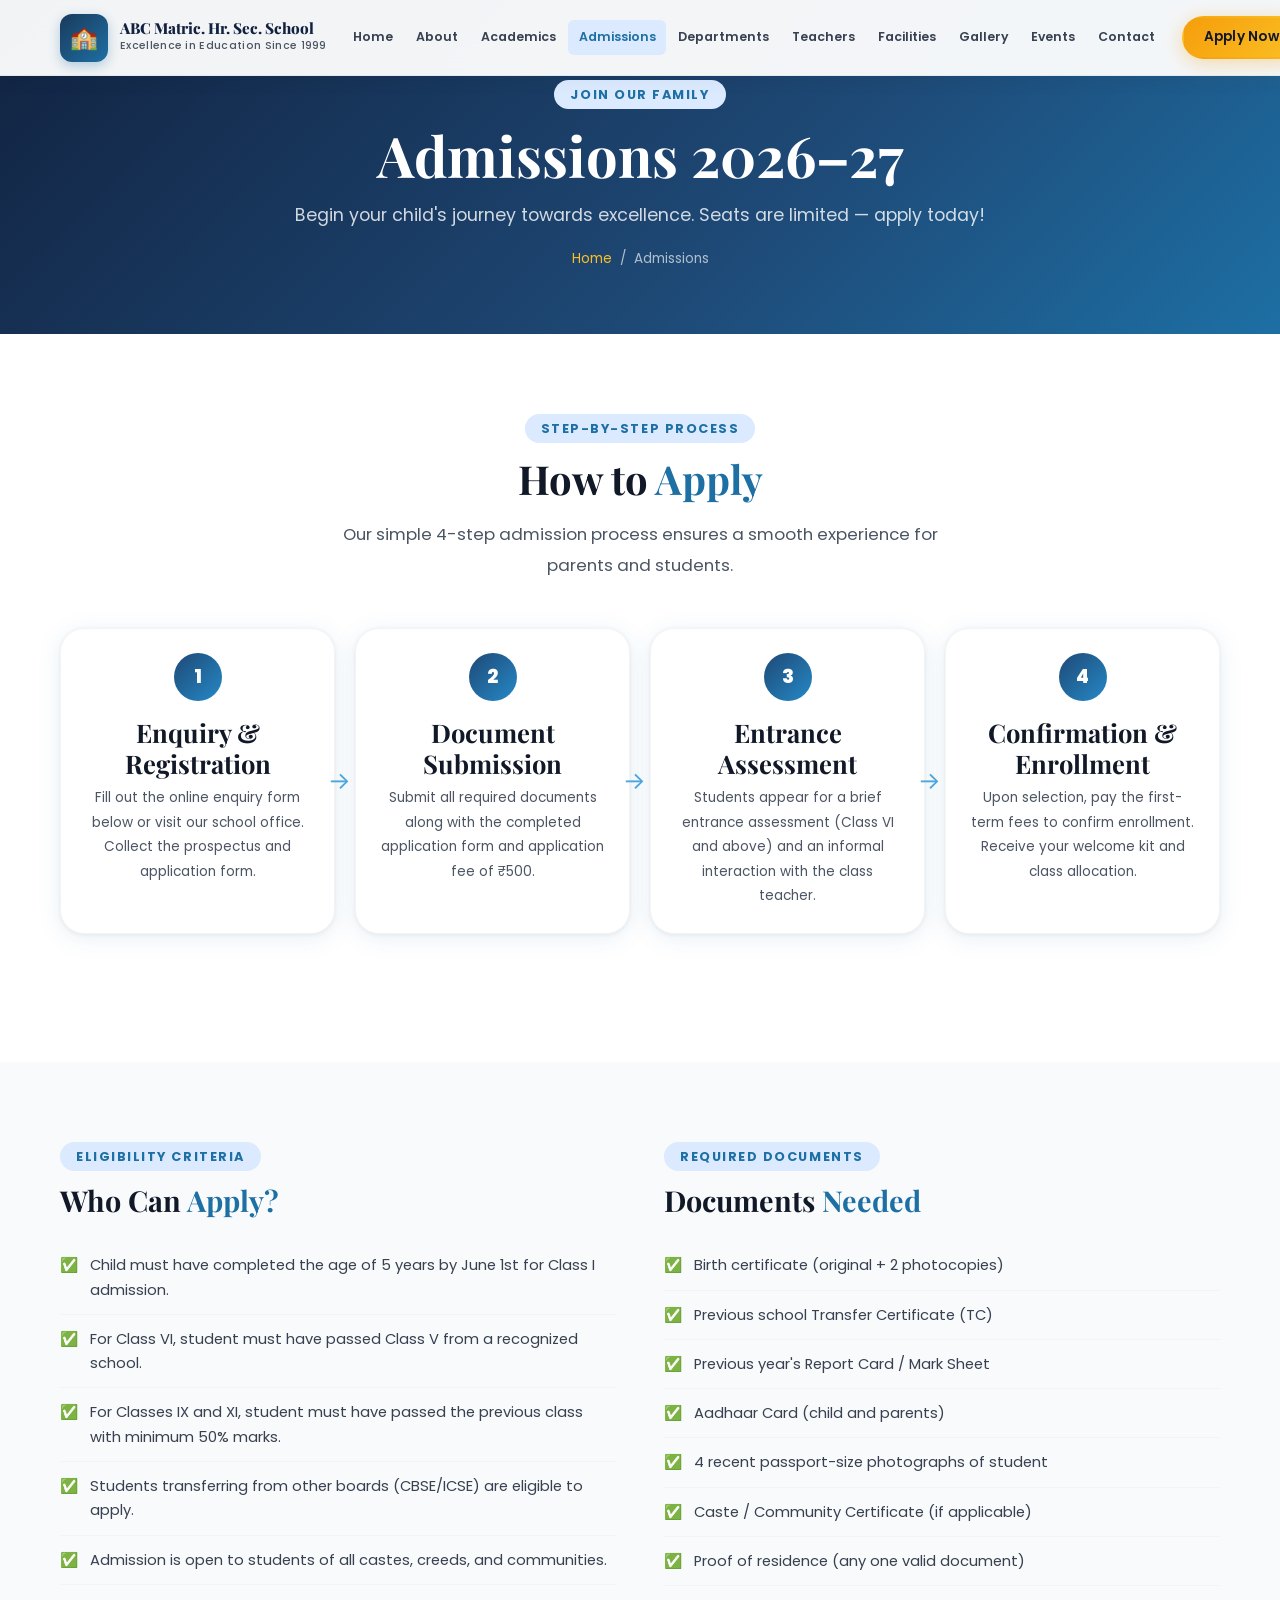
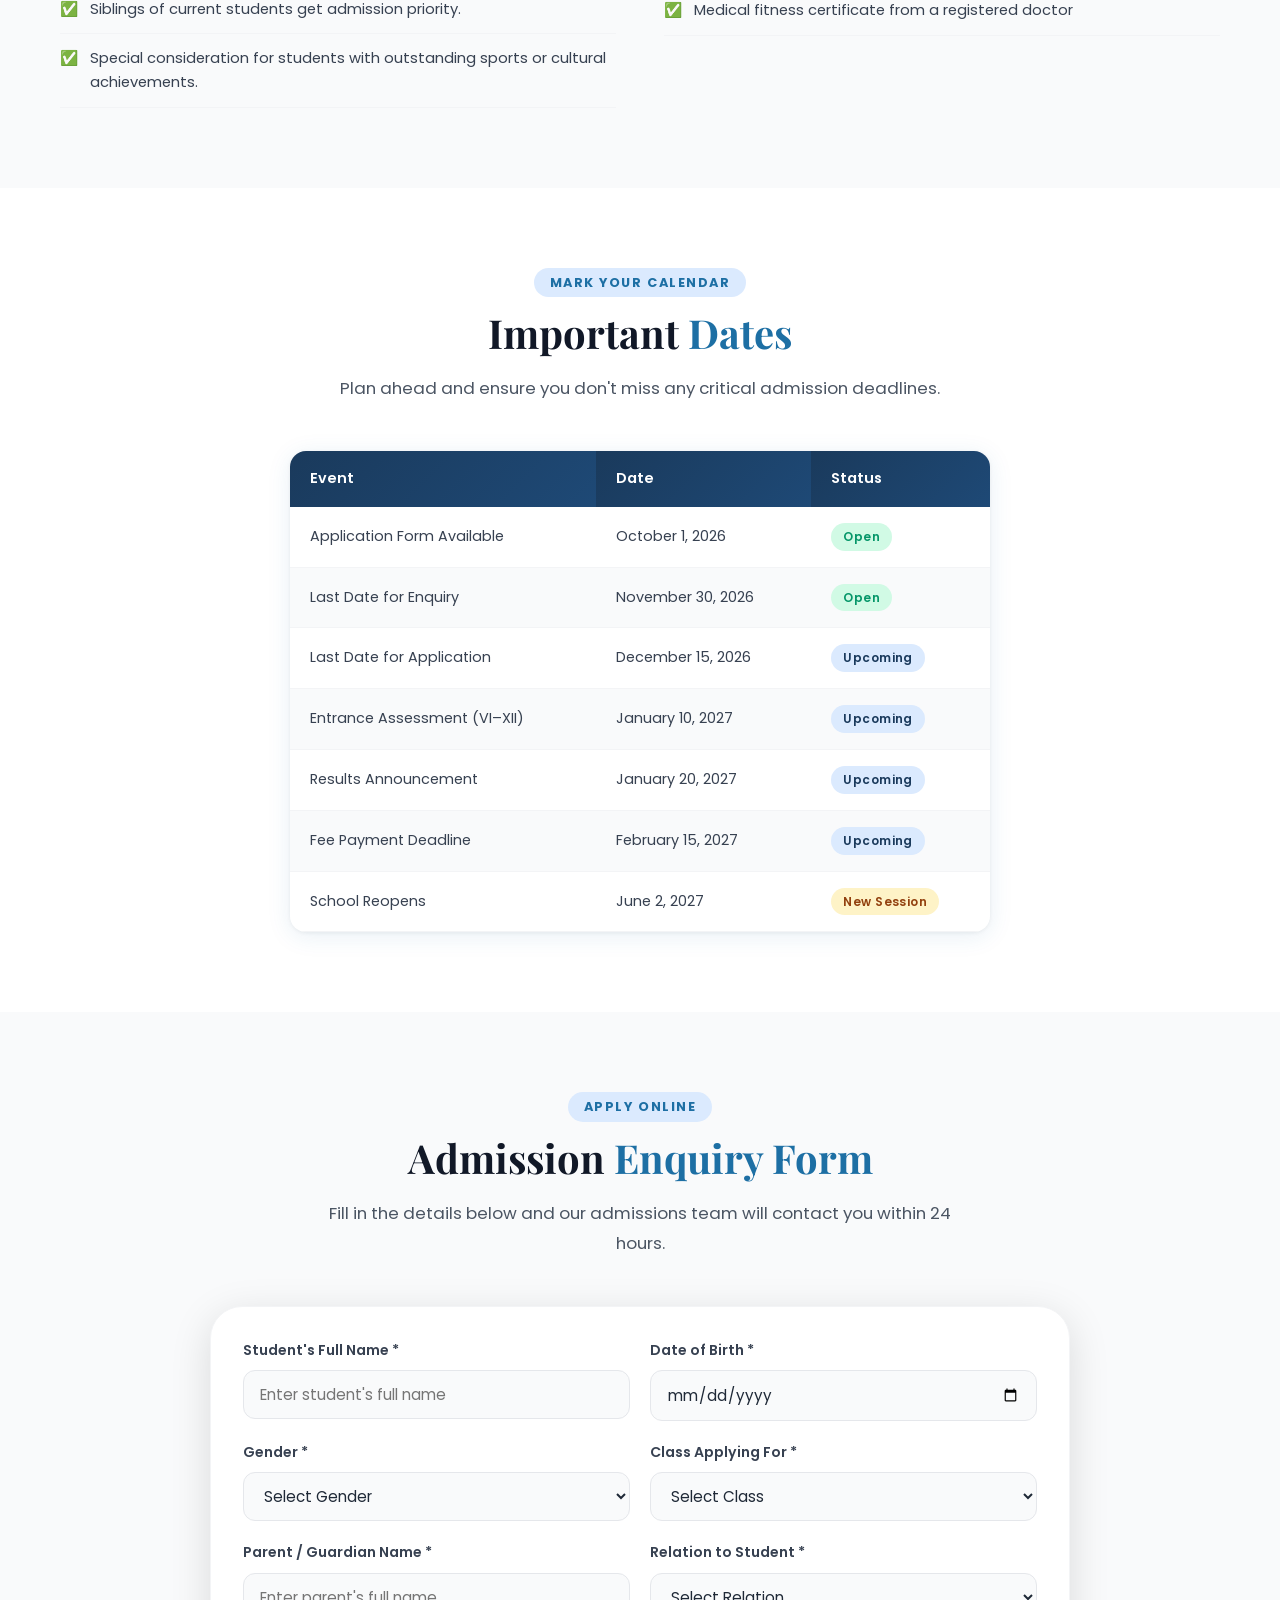
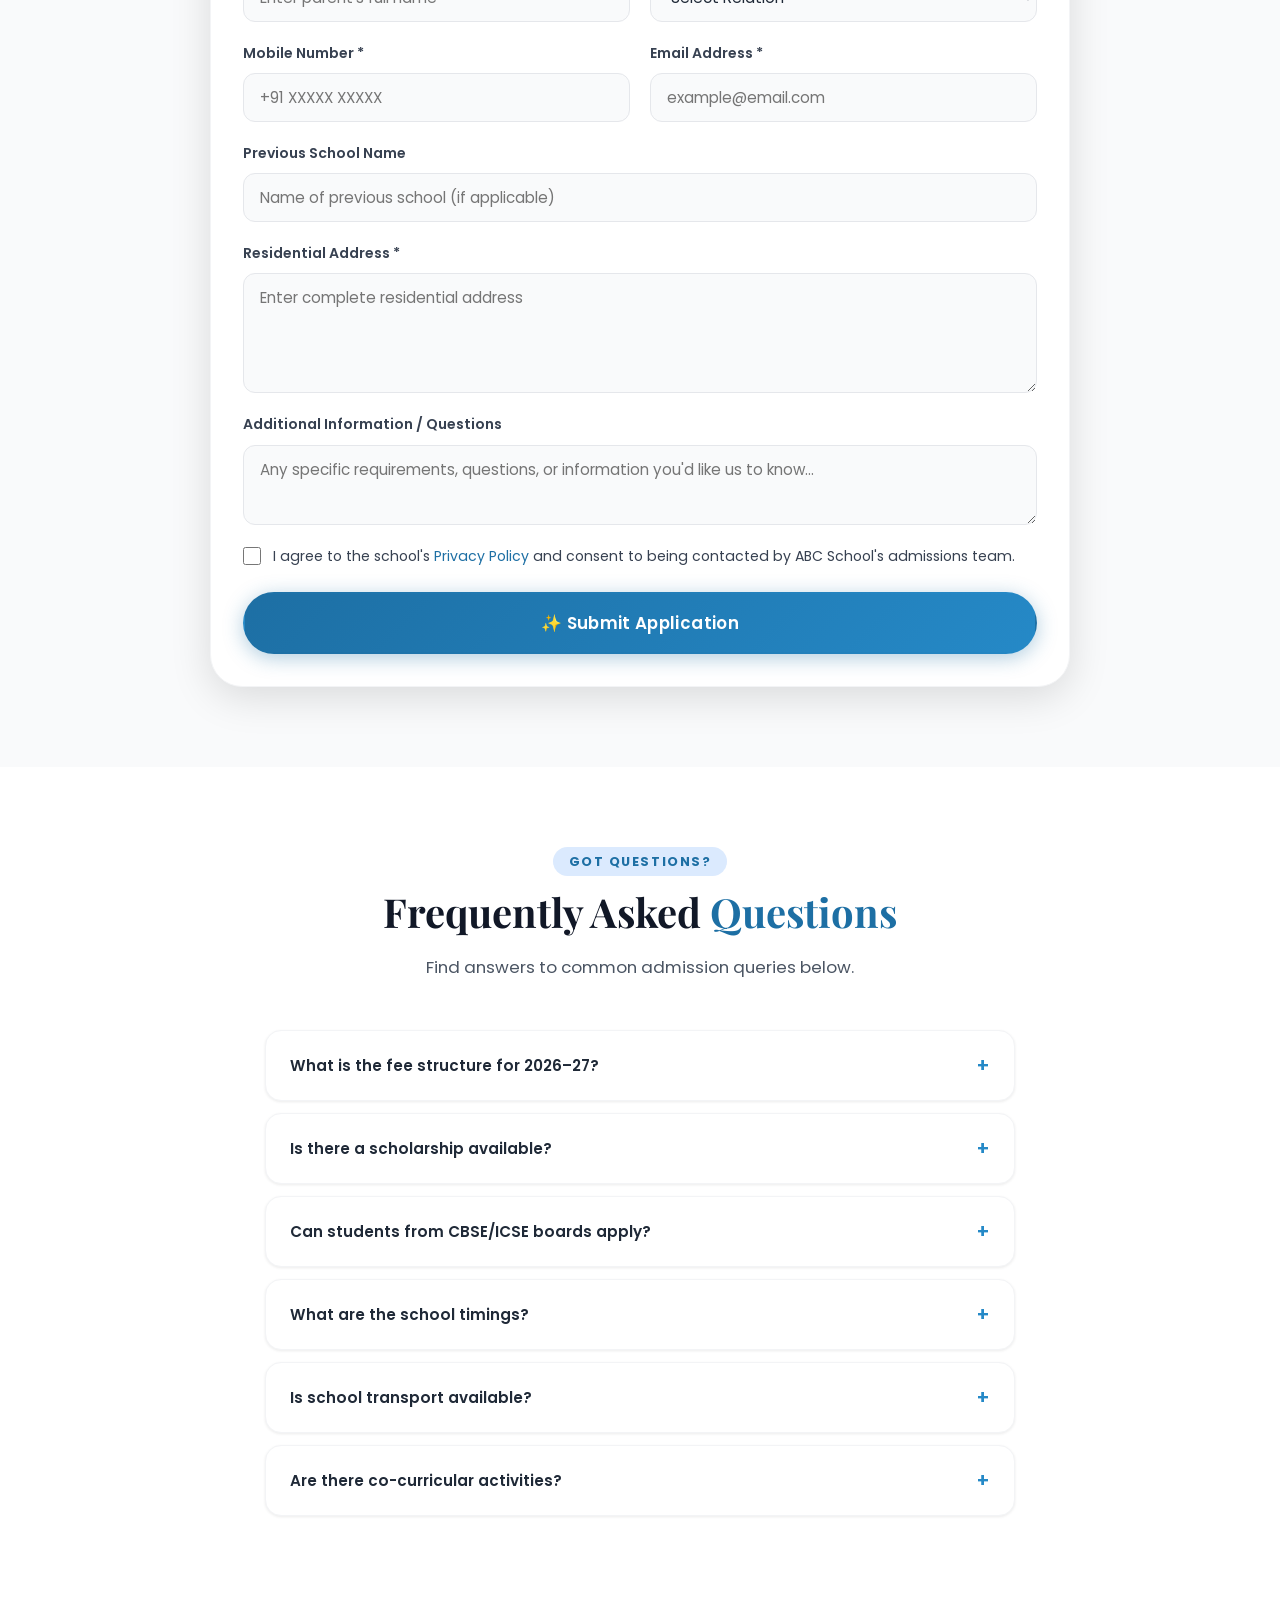
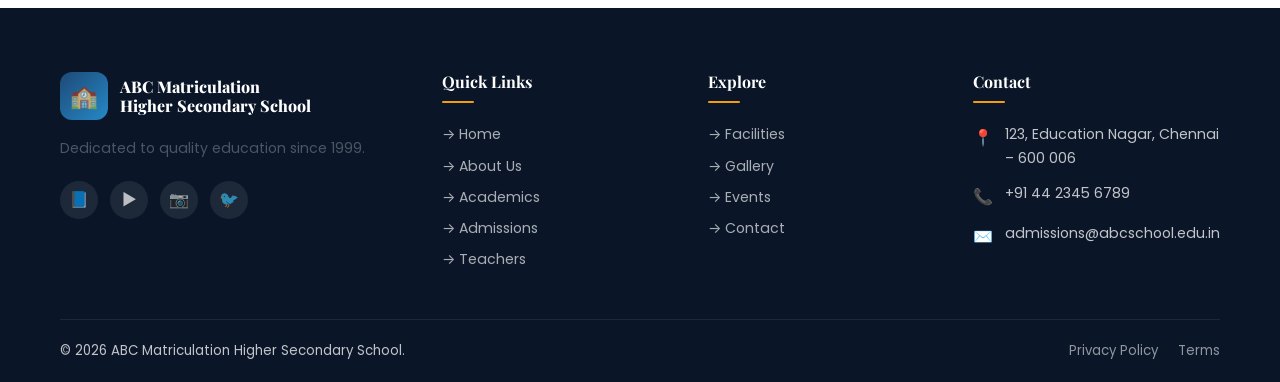
<file: admissions.html>
<!DOCTYPE html>
<html lang="en">
<head>
  <meta charset="UTF-8" /><meta name="viewport" content="width=device-width, initial-scale=1.0" />
  <title>Admissions – ABC Matriculation Higher Secondary School</title>
  <meta name="description" content="Apply for admission to ABC School. Learn about the admission process, eligibility, required documents, important dates, and complete our online enquiry form." />
  <link rel="stylesheet" href="css/style.css" />
  <link rel="icon" href="data:image/svg+xml,<svg xmlns='http://www.w3.org/2000/svg' viewBox='0 0 100 100'><text y='.9em' font-size='90'>🏫</text></svg>" />
</head>
<body>
<nav class="navbar" id="navbar"><div class="container navbar__inner">
  <a href="index.html" class="navbar__brand"><div class="navbar__logo">🏫</div><div class="navbar__school-name"><span class="name-main">ABC Matric. Hr. Sec. School</span><span class="name-sub">Excellence in Education Since 1999</span></div></a>
  <nav class="navbar__nav">
    <a href="index.html" class="nav__link">Home</a><a href="about.html" class="nav__link">About</a>
    <a href="academics.html" class="nav__link">Academics</a><a href="admissions.html" class="nav__link active">Admissions</a>
    <a href="departments.html" class="nav__link">Departments</a><a href="teachers.html" class="nav__link">Teachers</a>
    <a href="facilities.html" class="nav__link">Facilities</a><a href="gallery.html" class="nav__link">Gallery</a>
    <a href="events.html" class="nav__link">Events</a><a href="contact.html" class="nav__link">Contact</a>
  </nav>
  <div class="navbar__cta"><a href="admissions.html" class="btn btn--accent btn--sm">Apply Now</a></div>
  <button class="navbar__hamburger" id="hamburger" aria-label="Toggle menu"><span></span><span></span><span></span></button>
</div></nav>
<div class="navbar__mobile-menu" id="mobileMenu">
  <a href="index.html" class="mobile-nav__link">🏠 Home</a><a href="about.html" class="mobile-nav__link">ℹ️ About Us</a>
  <a href="academics.html" class="mobile-nav__link">📚 Academics</a><a href="admissions.html" class="mobile-nav__link active">📝 Admissions</a>
  <a href="departments.html" class="mobile-nav__link">🏛️ Departments</a><a href="teachers.html" class="mobile-nav__link">👩‍🏫 Teachers</a>
  <a href="facilities.html" class="mobile-nav__link">🏟️ Facilities</a><a href="gallery.html" class="mobile-nav__link">🖼️ Gallery</a>
  <a href="events.html" class="mobile-nav__link">📅 Events</a><a href="contact.html" class="mobile-nav__link">📞 Contact</a>
  <div class="mobile-nav__cta"><a href="#application-form" class="btn btn--primary" style="width:100%;justify-content:center;">Apply Now</a></div>
</div>

<section class="page-hero page-body">
  <div class="container page-hero__content">
    <div class="section__label">Join Our Family</div>
    <h1 class="page-hero__title">Admissions 2026–27</h1>
    <p class="page-hero__subtitle">Begin your child's journey towards excellence. Seats are limited — apply today!</p>
    <div class="page-hero__breadcrumb"><a href="index.html">Home</a><span>/</span><span>Admissions</span></div>
  </div>
</section>

<!-- Admission Process -->
<section class="section">
  <div class="container">
    <div class="section__header reveal">
      <div class="section__label">Step-by-Step Process</div>
      <h2 class="section__title">How to <span class="text-primary">Apply</span></h2>
      <p class="section__subtitle">Our simple 4-step admission process ensures a smooth experience for parents and students.</p>
    </div>
    <div class="steps-grid">
      <div class="step-card reveal delay-1">
        <div class="step-card__number">1</div>
        <h3 class="step-card__title">Enquiry & Registration</h3>
        <p class="step-card__desc">Fill out the online enquiry form below or visit our school office. Collect the prospectus and application form.</p>
      </div>
      <div class="step-card reveal delay-2">
        <div class="step-card__number">2</div>
        <h3 class="step-card__title">Document Submission</h3>
        <p class="step-card__desc">Submit all required documents along with the completed application form and application fee of ₹500.</p>
      </div>
      <div class="step-card reveal delay-3">
        <div class="step-card__number">3</div>
        <h3 class="step-card__title">Entrance Assessment</h3>
        <p class="step-card__desc">Students appear for a brief entrance assessment (Class VI and above) and an informal interaction with the class teacher.</p>
      </div>
      <div class="step-card reveal delay-4">
        <div class="step-card__number">4</div>
        <h3 class="step-card__title">Confirmation & Enrollment</h3>
        <p class="step-card__desc">Upon selection, pay the first-term fees to confirm enrollment. Receive your welcome kit and class allocation.</p>
      </div>
    </div>
  </div>
</section>

<!-- Eligibility & Docs -->
<section class="section bg-light">
  <div class="container">
    <div class="grid--2 grid" style="gap:3rem">
      <div class="reveal-left">
        <div class="section__label">Eligibility Criteria</div>
        <h2 style="font-size:1.8rem;margin-bottom:1.5rem">Who Can <span class="text-primary">Apply?</span></h2>
        <ul class="eligibility-list">
          <li>Child must have completed the age of 5 years by June 1st for Class I admission.</li>
          <li>For Class VI, student must have passed Class V from a recognized school.</li>
          <li>For Classes IX and XI, student must have passed the previous class with minimum 50% marks.</li>
          <li>Students transferring from other boards (CBSE/ICSE) are eligible to apply.</li>
          <li>Admission is open to students of all castes, creeds, and communities.</li>
          <li>Siblings of current students get admission priority.</li>
          <li>Special consideration for students with outstanding sports or cultural achievements.</li>
        </ul>
      </div>
      <div class="reveal-right">
        <div class="section__label">Required Documents</div>
        <h2 style="font-size:1.8rem;margin-bottom:1.5rem">Documents <span class="text-primary">Needed</span></h2>
        <ul class="eligibility-list">
          <li>Birth certificate (original + 2 photocopies)</li>
          <li>Previous school Transfer Certificate (TC)</li>
          <li>Previous year's Report Card / Mark Sheet</li>
          <li>Aadhaar Card (child and parents)</li>
          <li>4 recent passport-size photographs of student</li>
          <li>Caste / Community Certificate (if applicable)</li>
          <li>Proof of residence (any one valid document)</li>
          <li>Medical fitness certificate from a registered doctor</li>
        </ul>
      </div>
    </div>
  </div>
</section>

<!-- Important Dates -->
<section class="section">
  <div class="container">
    <div class="section__header reveal">
      <div class="section__label">Mark Your Calendar</div>
      <h2 class="section__title">Important <span class="text-primary">Dates</span></h2>
      <p class="section__subtitle">Plan ahead and ensure you don't miss any critical admission deadlines.</p>
    </div>
    <div style="max-width:700px;margin:0 auto">
      <table class="dates-table reveal">
        <thead><tr><th>Event</th><th>Date</th><th>Status</th></tr></thead>
        <tbody>
          <tr><td>Application Form Available</td><td>October 1, 2026</td><td><span class="badge badge--success">Open</span></td></tr>
          <tr><td>Last Date for Enquiry</td><td>November 30, 2026</td><td><span class="badge badge--success">Open</span></td></tr>
          <tr><td>Last Date for Application</td><td>December 15, 2026</td><td><span class="badge badge--primary">Upcoming</span></td></tr>
          <tr><td>Entrance Assessment (VI–XII)</td><td>January 10, 2027</td><td><span class="badge badge--primary">Upcoming</span></td></tr>
          <tr><td>Results Announcement</td><td>January 20, 2027</td><td><span class="badge badge--primary">Upcoming</span></td></tr>
          <tr><td>Fee Payment Deadline</td><td>February 15, 2027</td><td><span class="badge badge--primary">Upcoming</span></td></tr>
          <tr><td>School Reopens</td><td>June 2, 2027</td><td><span class="badge badge--accent">New Session</span></td></tr>
        </tbody>
      </table>
    </div>
  </div>
</section>

<!-- Application Form -->
<section class="section bg-light" id="application-form">
  <div class="container">
    <div class="section__header reveal">
      <div class="section__label">Apply Online</div>
      <h2 class="section__title">Admission <span class="text-primary">Enquiry Form</span></h2>
      <p class="section__subtitle">Fill in the details below and our admissions team will contact you within 24 hours.</p>
    </div>
    <div style="max-width:860px;margin:0 auto">
      <form class="admission-form reveal" id="admissionForm" novalidate>
        <div class="form-row">
          <div class="form-group">
            <label for="studentName">Student's Full Name *</label>
            <input type="text" id="studentName" name="studentName" placeholder="Enter student's full name" required />
            <span class="error-msg">This field is required.</span>
          </div>
          <div class="form-group">
            <label for="dob">Date of Birth *</label>
            <input type="date" id="dob" name="dob" required />
            <span class="error-msg">This field is required.</span>
          </div>
        </div>
        <div class="form-row">
          <div class="form-group">
            <label for="gender">Gender *</label>
            <select id="gender" name="gender" required>
              <option value="">Select Gender</option>
              <option value="male">Male</option>
              <option value="female">Female</option>
              <option value="other">Prefer not to say</option>
            </select>
            <span class="error-msg">Please select a gender.</span>
          </div>
          <div class="form-group">
            <label for="classApplied">Class Applying For *</label>
            <select id="classApplied" name="classApplied" required>
              <option value="">Select Class</option>
              <option value="1">Class I</option><option value="2">Class II</option>
              <option value="3">Class III</option><option value="4">Class IV</option>
              <option value="5">Class V</option><option value="6">Class VI</option>
              <option value="7">Class VII</option><option value="8">Class VIII</option>
              <option value="9">Class IX</option><option value="10">Class X</option>
              <option value="11-sci-bio">Class XI – Science (Bio)</option>
              <option value="11-sci-maths">Class XI – Science (Maths)</option>
              <option value="11-commerce">Class XI – Commerce</option>
            </select>
            <span class="error-msg">Please select a class.</span>
          </div>
        </div>
        <div class="form-row">
          <div class="form-group">
            <label for="parentName">Parent / Guardian Name *</label>
            <input type="text" id="parentName" name="parentName" placeholder="Enter parent's full name" required />
            <span class="error-msg">This field is required.</span>
          </div>
          <div class="form-group">
            <label for="relation">Relation to Student *</label>
            <select id="relation" name="relation" required>
              <option value="">Select Relation</option>
              <option value="father">Father</option>
              <option value="mother">Mother</option>
              <option value="guardian">Legal Guardian</option>
            </select>
            <span class="error-msg">Please select a relation.</span>
          </div>
        </div>
        <div class="form-row">
          <div class="form-group">
            <label for="phone">Mobile Number *</label>
            <input type="tel" id="phone" name="phone" placeholder="+91 XXXXX XXXXX" required />
            <span class="error-msg">Please enter a valid 10-digit mobile number.</span>
          </div>
          <div class="form-group">
            <label for="email">Email Address *</label>
            <input type="email" id="email" name="email" placeholder="example@email.com" required />
            <span class="error-msg">Please enter a valid email address.</span>
          </div>
        </div>
        <div class="form-group">
          <label for="prevSchool">Previous School Name</label>
          <input type="text" id="prevSchool" name="prevSchool" placeholder="Name of previous school (if applicable)" />
        </div>
        <div class="form-group">
          <label for="address">Residential Address *</label>
          <textarea id="address" name="address" placeholder="Enter complete residential address" required></textarea>
          <span class="error-msg">This field is required.</span>
        </div>
        <div class="form-group">
          <label for="message">Additional Information / Questions</label>
          <textarea id="message" name="message" placeholder="Any specific requirements, questions, or information you'd like us to know..." style="min-height:80px"></textarea>
        </div>
        <div style="display:flex;align-items:center;gap:0.75rem;margin-bottom:1.5rem">
          <input type="checkbox" id="consent" name="consent" required style="width:18px;height:18px;cursor:pointer" />
          <label for="consent" style="font-size:0.88rem;color:var(--gray-700);cursor:pointer">I agree to the school's <a href="#" style="color:var(--primary-500)">Privacy Policy</a> and consent to being contacted by ABC School's admissions team.</label>
        </div>
        <button type="submit" class="btn btn--primary btn--lg" id="submit-admission" style="width:100%;justify-content:center">
          ✨ Submit Application
        </button>
        <div class="success-msg" id="admissionSuccess">✅ Thank you! Your application has been received. Our admissions team will contact you within 24 hours.</div>
      </form>
    </div>
  </div>
</section>

<!-- FAQ -->
<section class="section" id="faq">
  <div class="container">
    <div class="section__header reveal">
      <div class="section__label">Got Questions?</div>
      <h2 class="section__title">Frequently Asked <span class="text-primary">Questions</span></h2>
      <p class="section__subtitle">Find answers to common admission queries below.</p>
    </div>
    <div style="max-width:750px;margin:0 auto" class="reveal">
      <div class="faq-item"><button class="faq-question" id="faq1-q">What is the fee structure for 2026–27? <span class="faq-question__icon">+</span></button><div class="faq-answer">The annual fee varies by class. For Classes I–V: ₹25,000/year; Classes VI–VIII: ₹30,000/year; Classes IX–X: ₹35,000/year; Classes XI–XII: ₹40,000/year. This includes tuition, lab fees, and activity charges. Transport is charged separately. Please contact the office for a detailed fee breakup.</div></div>
      <div class="faq-item"><button class="faq-question" id="faq2-q">Is there a scholarship available? <span class="faq-question__icon">+</span></button><div class="faq-answer">Yes! We offer merit-based scholarships for students who scored above 90% in their previous exams. We also have need-based financial assistance for deserving students from economically weaker sections. Please speak to the Principal's office for details.</div></div>
      <div class="faq-item"><button class="faq-question" id="faq3-q">Can students from CBSE/ICSE boards apply? <span class="faq-question__icon">+</span></button><div class="faq-answer">Absolutely! Students transferring from CBSE, ICSE, or any other recognized board are welcome to apply. We will ensure a smooth transition and provide necessary academic support to help them adapt to the Tamil Nadu State Board curriculum.</div></div>
      <div class="faq-item"><button class="faq-question" id="faq4-q">What are the school timings? <span class="faq-question__icon">+</span></button><div class="faq-answer">School hours are: Classes I–V: 8:30 AM – 2:30 PM; Classes VI–XII: 8:30 AM – 4:00 PM. Saturday: 8:30 AM – 1:00 PM. The school office is open Monday to Saturday, 9:00 AM to 4:30 PM.</div></div>
      <div class="faq-item"><button class="faq-question" id="faq5-q">Is school transport available? <span class="faq-question__icon">+</span></button><div class="faq-answer">Yes, we operate a fleet of 12 school buses covering major routes across Chennai. Transport is available from most areas of the city. Please contact the transport office for route details and fee information.</div></div>
      <div class="faq-item"><button class="faq-question" id="faq6-q">Are there co-curricular activities? <span class="faq-question__icon">+</span></button><div class="faq-answer">Absolutely! We offer a wide range of co-curricular activities including cricket, football, basketball, chess, karate, drawing, music (vocal and instrumental), dance (classical and Western), debate, public speaking, and robotics clubs.</div></div>
    </div>
  </div>
</section>

<footer class="footer" role="contentinfo"><div class="container"><div class="footer__top">
  <div class="footer__brand"><div class="footer__logo-wrap"><div class="footer__logo">🏫</div><div class="footer__school-name">ABC Matriculation<br>Higher Secondary School</div></div><p class="footer__desc">Dedicated to quality education since 1999.</p><div class="footer__socials"><a href="#" class="footer__social-btn">📘</a><a href="#" class="footer__social-btn">▶️</a><a href="#" class="footer__social-btn">📷</a><a href="#" class="footer__social-btn">🐦</a></div></div>
  <div><h3 class="footer__section-title">Quick Links</h3><ul class="footer__links"><li><a href="index.html" class="footer__link">→ Home</a></li><li><a href="about.html" class="footer__link">→ About Us</a></li><li><a href="academics.html" class="footer__link">→ Academics</a></li><li><a href="admissions.html" class="footer__link">→ Admissions</a></li><li><a href="teachers.html" class="footer__link">→ Teachers</a></li></ul></div>
  <div><h3 class="footer__section-title">Explore</h3><ul class="footer__links"><li><a href="facilities.html" class="footer__link">→ Facilities</a></li><li><a href="gallery.html" class="footer__link">→ Gallery</a></li><li><a href="events.html" class="footer__link">→ Events</a></li><li><a href="contact.html" class="footer__link">→ Contact</a></li></ul></div>
  <div><h3 class="footer__section-title">Contact</h3><div class="footer__contact-item"><span class="footer__contact-icon">📍</span><span>123, Education Nagar, Chennai – 600 006</span></div><div class="footer__contact-item"><span class="footer__contact-icon">📞</span><span>+91 44 2345 6789</span></div><div class="footer__contact-item"><span class="footer__contact-icon">✉️</span><span>admissions@abcschool.edu.in</span></div></div>
</div><div class="footer__bottom"><div class="footer__copyright">© 2026 ABC Matriculation Higher Secondary School.</div><div class="footer__bottom-links"><a href="#" class="footer__bottom-link">Privacy Policy</a><a href="#" class="footer__bottom-link">Terms</a></div></div></div></footer>
<button id="backToTop" aria-label="Back to top">↑</button>
<script src="js/script.js"></script>
</body></html>
</file>
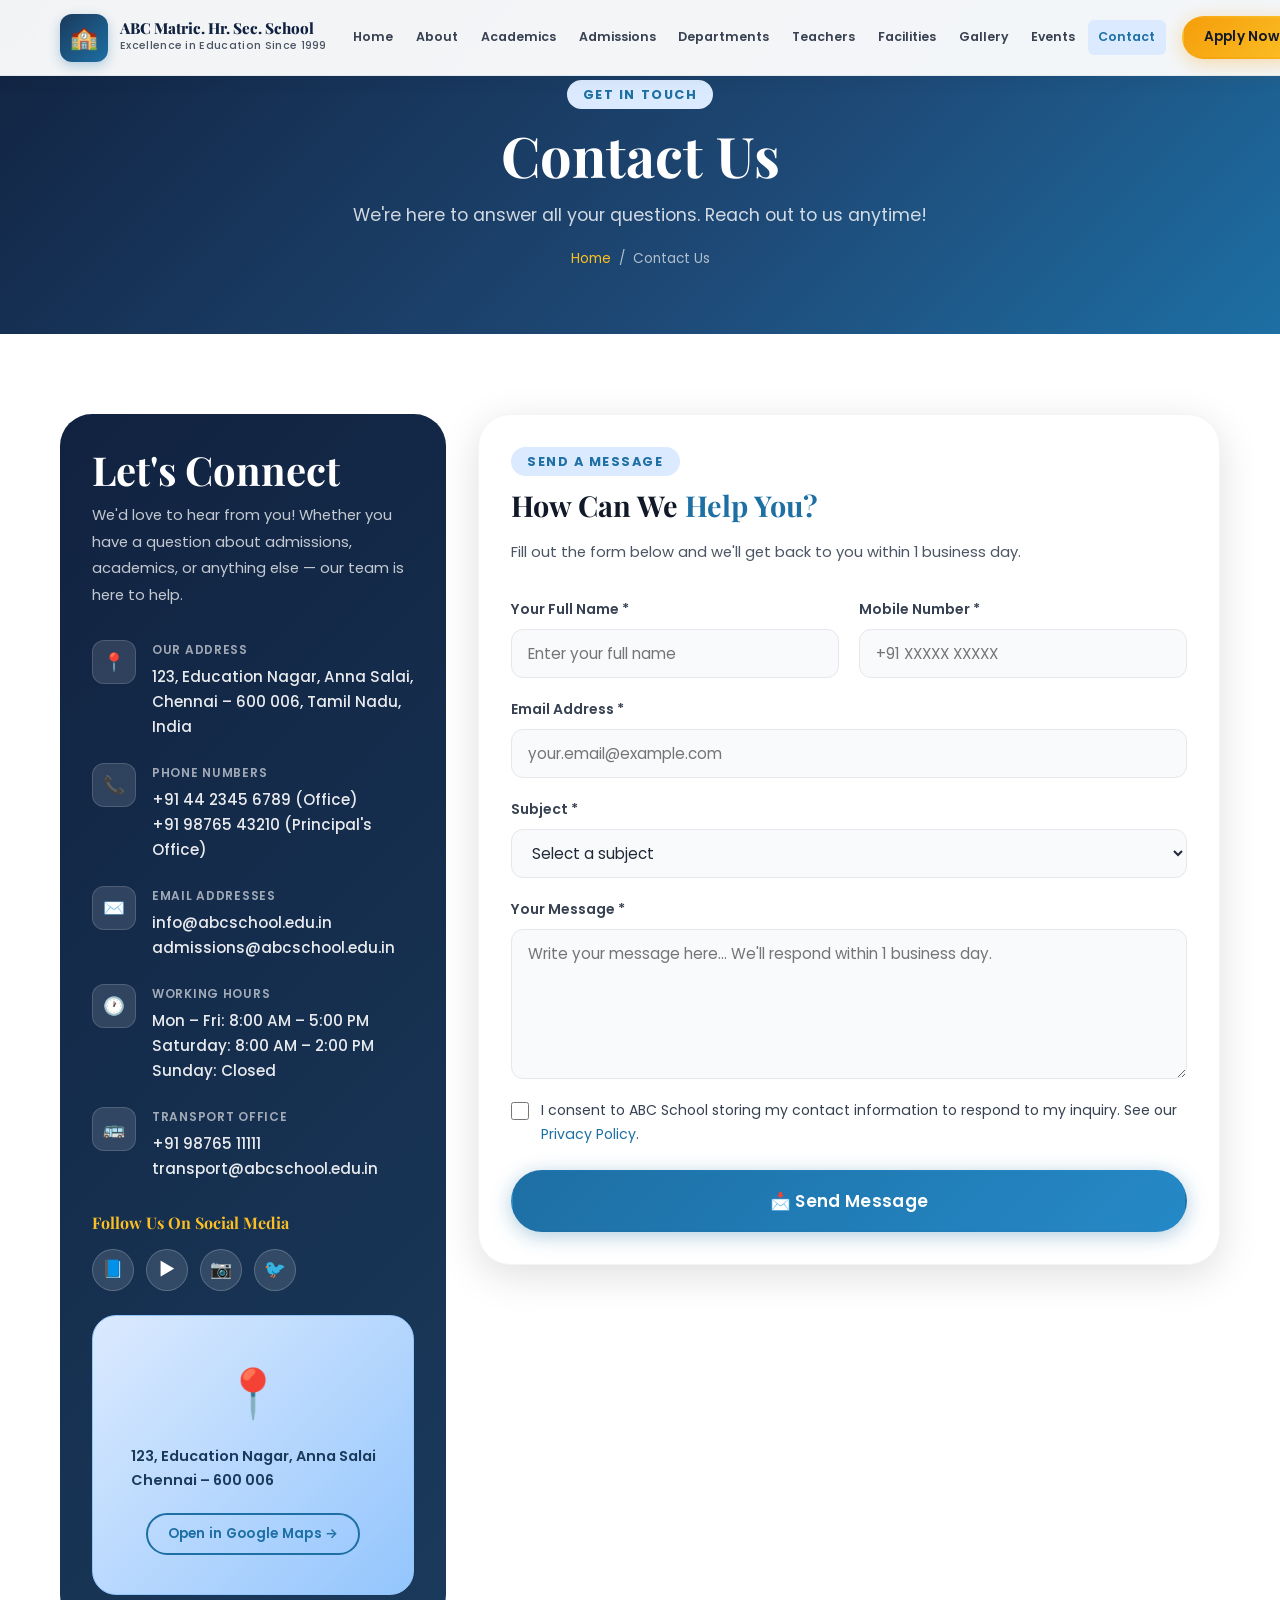
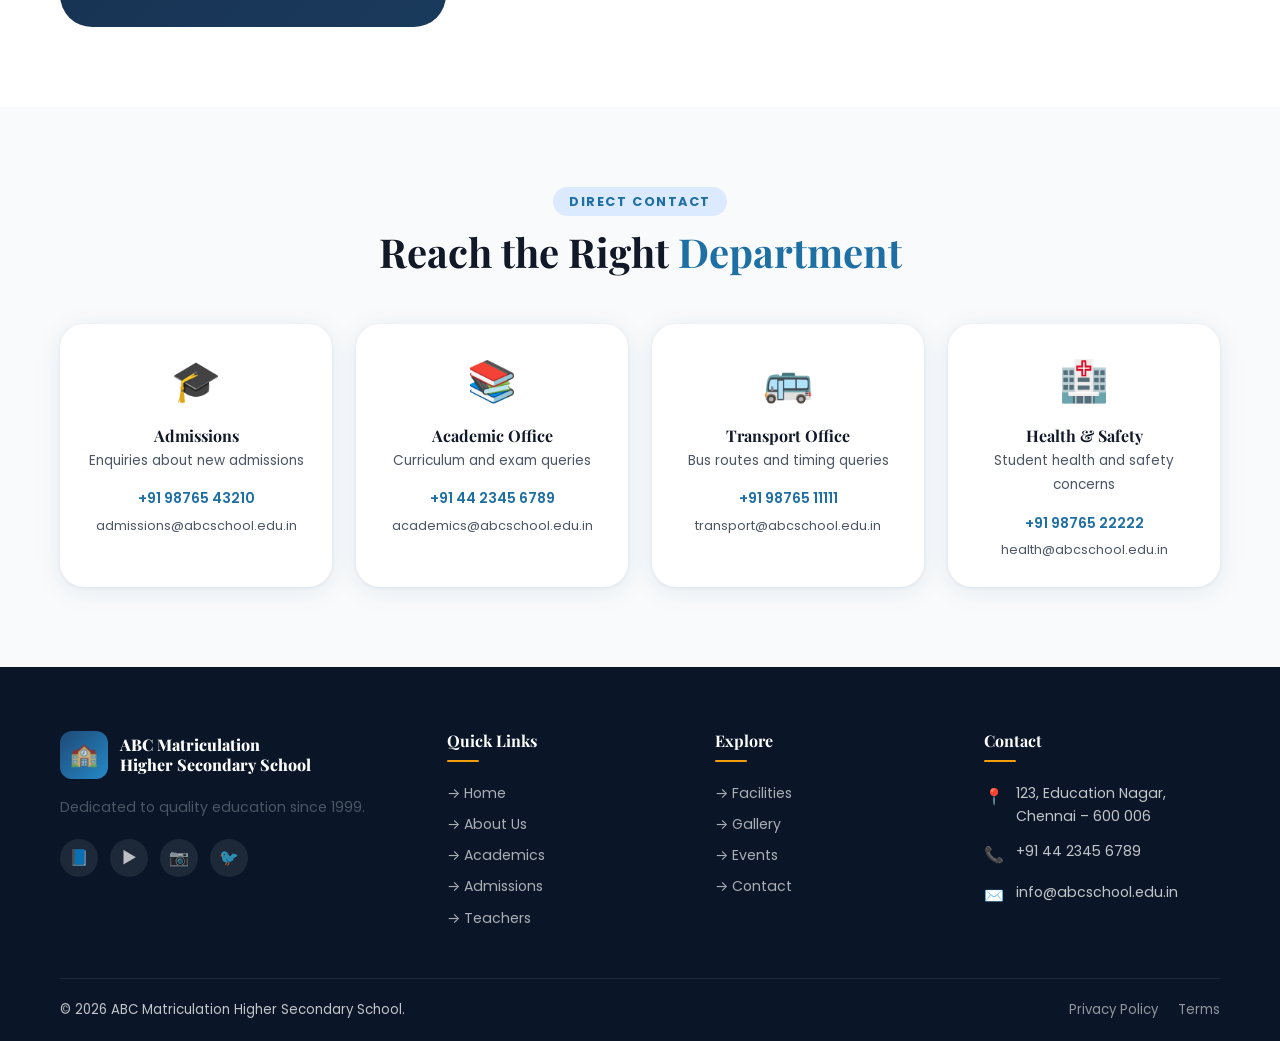
<file: contact.html>
<!DOCTYPE html>
<html lang="en">
<head>
  <meta charset="UTF-8" /><meta name="viewport" content="width=device-width, initial-scale=1.0" />
  <title>Contact Us – ABC Matriculation Higher Secondary School</title>
  <meta name="description" content="Get in touch with ABC Matriculation Higher Secondary School. Find our address, phone, email, working hours, and send us a message." />
  <link rel="stylesheet" href="css/style.css" />
  <link rel="icon" href="data:image/svg+xml,<svg xmlns='http://www.w3.org/2000/svg' viewBox='0 0 100 100'><text y='.9em' font-size='90'>🏫</text></svg>" />
</head>
<body>
<nav class="navbar" id="navbar"><div class="container navbar__inner">
  <a href="index.html" class="navbar__brand"><div class="navbar__logo">🏫</div><div class="navbar__school-name"><span class="name-main">ABC Matric. Hr. Sec. School</span><span class="name-sub">Excellence in Education Since 1999</span></div></a>
  <nav class="navbar__nav">
    <a href="index.html" class="nav__link">Home</a><a href="about.html" class="nav__link">About</a>
    <a href="academics.html" class="nav__link">Academics</a><a href="admissions.html" class="nav__link">Admissions</a>
    <a href="departments.html" class="nav__link">Departments</a><a href="teachers.html" class="nav__link">Teachers</a>
    <a href="facilities.html" class="nav__link">Facilities</a><a href="gallery.html" class="nav__link">Gallery</a>
    <a href="events.html" class="nav__link">Events</a><a href="contact.html" class="nav__link active">Contact</a>
  </nav>
  <div class="navbar__cta"><a href="admissions.html" class="btn btn--accent btn--sm">Apply Now</a></div>
  <button class="navbar__hamburger" id="hamburger" aria-label="Toggle menu"><span></span><span></span><span></span></button>
</div></nav>
<div class="navbar__mobile-menu" id="mobileMenu">
  <a href="index.html" class="mobile-nav__link">🏠 Home</a><a href="about.html" class="mobile-nav__link">ℹ️ About</a>
  <a href="academics.html" class="mobile-nav__link">📚 Academics</a><a href="admissions.html" class="mobile-nav__link">📝 Admissions</a>
  <a href="departments.html" class="mobile-nav__link">🏛️ Departments</a><a href="teachers.html" class="mobile-nav__link">👩‍🏫 Teachers</a>
  <a href="facilities.html" class="mobile-nav__link">🏟️ Facilities</a><a href="gallery.html" class="mobile-nav__link">🖼️ Gallery</a>
  <a href="events.html" class="mobile-nav__link">📅 Events</a><a href="contact.html" class="mobile-nav__link active">📞 Contact</a>
  <div class="mobile-nav__cta"><a href="admissions.html" class="btn btn--primary" style="width:100%;justify-content:center;">Apply Now</a></div>
</div>

<section class="page-hero page-body">
  <div class="container page-hero__content">
    <div class="section__label">Get In Touch</div>
    <h1 class="page-hero__title">Contact Us</h1>
    <p class="page-hero__subtitle">We're here to answer all your questions. Reach out to us anytime!</p>
    <div class="page-hero__breadcrumb"><a href="index.html">Home</a><span>/</span><span>Contact Us</span></div>
  </div>
</section>

<section class="section">
  <div class="container">
    <div class="contact-layout">

      <!-- Contact Info -->
      <div>
        <div class="contact-info-card reveal-left">
          <h2 class="contact-info-card__title">Let's Connect</h2>
          <p class="contact-info-card__subtitle">We'd love to hear from you! Whether you have a question about admissions, academics, or anything else — our team is here to help.</p>

          <div class="contact-detail">
            <div class="contact-detail__icon">📍</div>
            <div>
              <div class="contact-detail__label">Our Address</div>
              <div class="contact-detail__value">123, Education Nagar, Anna Salai,<br>Chennai – 600 006, Tamil Nadu, India</div>
            </div>
          </div>

          <div class="contact-detail">
            <div class="contact-detail__icon">📞</div>
            <div>
              <div class="contact-detail__label">Phone Numbers</div>
              <div class="contact-detail__value">+91 44 2345 6789 (Office)<br>+91 98765 43210 (Principal's Office)</div>
            </div>
          </div>

          <div class="contact-detail">
            <div class="contact-detail__icon">✉️</div>
            <div>
              <div class="contact-detail__label">Email Addresses</div>
              <div class="contact-detail__value">info@abcschool.edu.in<br>admissions@abcschool.edu.in</div>
            </div>
          </div>

          <div class="contact-detail">
            <div class="contact-detail__icon">🕐</div>
            <div>
              <div class="contact-detail__label">Working Hours</div>
              <div class="contact-detail__value">
                Mon – Fri: 8:00 AM – 5:00 PM<br>
                Saturday: 8:00 AM – 2:00 PM<br>
                Sunday: Closed
              </div>
            </div>
          </div>

          <div class="contact-detail">
            <div class="contact-detail__icon">🚌</div>
            <div>
              <div class="contact-detail__label">Transport Office</div>
              <div class="contact-detail__value">+91 98765 11111<br>transport@abcschool.edu.in</div>
            </div>
          </div>

          <div style="margin-top:2rem">
            <h3 style="color:var(--accent-300);font-family:var(--font-heading);font-size:1rem;margin-bottom:1rem">Follow Us On Social Media</h3>
            <div style="display:flex;gap:0.75rem">
              <a href="#" style="width:42px;height:42px;border-radius:50%;background:rgba(255,255,255,0.12);display:flex;align-items:center;justify-content:center;font-size:1.1rem;color:white;transition:all 0.25s ease;border:1px solid rgba(255,255,255,0.2)" aria-label="Facebook">📘</a>
              <a href="#" style="width:42px;height:42px;border-radius:50%;background:rgba(255,255,255,0.12);display:flex;align-items:center;justify-content:center;font-size:1.1rem;color:white;transition:all 0.25s ease;border:1px solid rgba(255,255,255,0.2)" aria-label="YouTube">▶️</a>
              <a href="#" style="width:42px;height:42px;border-radius:50%;background:rgba(255,255,255,0.12);display:flex;align-items:center;justify-content:center;font-size:1.1rem;color:white;transition:all 0.25s ease;border:1px solid rgba(255,255,255,0.2)" aria-label="Instagram">📷</a>
              <a href="#" style="width:42px;height:42px;border-radius:50%;background:rgba(255,255,255,0.12);display:flex;align-items:center;justify-content:center;font-size:1.1rem;color:white;transition:all 0.25s ease;border:1px solid rgba(255,255,255,0.2)" aria-label="Twitter">🐦</a>
            </div>
          </div>

          <!-- Google Maps Placeholder -->
          <div class="map-placeholder">
            <div class="map-placeholder__icon">📍</div>
            <div class="map-placeholder__text">123, Education Nagar, Anna Salai<br>Chennai – 600 006</div>
            <a href="https://maps.google.com" target="_blank" rel="noopener noreferrer" class="btn btn--outline-primary btn--sm" style="margin-top:0.5rem">Open in Google Maps →</a>
          </div>
        </div>
      </div>

      <!-- Contact Form -->
      <div class="reveal-right">
        <div class="contact-form">
          <div style="margin-bottom:2rem">
            <div class="section__label">Send a Message</div>
            <h2 class="section__title" style="font-size:1.8rem">How Can We <span class="text-primary">Help You?</span></h2>
            <p style="font-size:0.92rem;color:var(--text-secondary)">Fill out the form below and we'll get back to you within 1 business day.</p>
          </div>

          <form id="contactForm" novalidate>
            <div class="form-row">
              <div class="form-group">
                <label for="contactName">Your Full Name *</label>
                <input type="text" id="contactName" name="contactName" placeholder="Enter your full name" required />
                <span class="error-msg">Please enter your name.</span>
              </div>
              <div class="form-group">
                <label for="contactPhone">Mobile Number *</label>
                <input type="tel" id="contactPhone" name="contactPhone" placeholder="+91 XXXXX XXXXX" required />
                <span class="error-msg">Please enter a valid phone number.</span>
              </div>
            </div>

            <div class="form-group">
              <label for="contactEmail">Email Address *</label>
              <input type="email" id="contactEmail" name="contactEmail" placeholder="your.email@example.com" required />
              <span class="error-msg">Please enter a valid email address.</span>
            </div>

            <div class="form-group">
              <label for="contactSubject">Subject *</label>
              <select id="contactSubject" name="contactSubject" required>
                <option value="">Select a subject</option>
                <option value="admissions">Admission Enquiry</option>
                <option value="fees">Fee Structure</option>
                <option value="transport">Transportation</option>
                <option value="academics">Academic Information</option>
                <option value="facilities">Facilities</option>
                <option value="events">Events & Activities</option>
                <option value="complaint">Feedback / Complaint</option>
                <option value="other">Other</option>
              </select>
              <span class="error-msg">Please select a subject.</span>
            </div>

            <div class="form-group">
              <label for="contactMessage">Your Message *</label>
              <textarea id="contactMessage" name="contactMessage" placeholder="Write your message here... We'll respond within 1 business day." required style="min-height:150px"></textarea>
              <span class="error-msg">Please enter your message.</span>
            </div>

            <div style="display:flex;align-items:flex-start;gap:0.75rem;margin-bottom:1.5rem">
              <input type="checkbox" id="contactConsent" name="contactConsent" required style="width:18px;height:18px;margin-top:3px;cursor:pointer;flex-shrink:0" />
              <label for="contactConsent" style="font-size:0.88rem;color:var(--gray-700);cursor:pointer">I consent to ABC School storing my contact information to respond to my inquiry. See our <a href="#" style="color:var(--primary-500)">Privacy Policy</a>.</label>
            </div>

            <button type="submit" class="btn btn--primary btn--lg" id="submit-contact" style="width:100%;justify-content:center">
              📩 Send Message
            </button>
            <div class="success-msg" id="contactSuccess">✅ Your message has been sent! We'll get back to you within 1 business day.</div>
          </form>
        </div>
      </div>
    </div>
  </div>
</section>

<!-- Quick Contact Cards -->
<section class="section bg-light">
  <div class="container">
    <div class="section__header reveal">
      <div class="section__label">Direct Contact</div>
      <h2 class="section__title">Reach the Right <span class="text-primary">Department</span></h2>
    </div>
    <div class="grid grid--4">
      <div class="card reveal delay-1"><div class="card__body" style="text-align:center">
        <div style="font-size:2.5rem;margin-bottom:0.75rem">🎓</div>
        <h3 style="font-size:1rem;margin-bottom:0.25rem">Admissions</h3>
        <p style="font-size:0.85rem;color:var(--text-secondary);margin-bottom:0.75rem">Enquiries about new admissions</p>
        <a href="tel:+919876543210" style="font-size:0.88rem;font-weight:600;color:var(--primary-500)">+91 98765 43210</a><br>
        <a href="mailto:admissions@abcschool.edu.in" style="font-size:0.8rem;color:var(--text-secondary)">admissions@abcschool.edu.in</a>
      </div></div>
      <div class="card reveal delay-2"><div class="card__body" style="text-align:center">
        <div style="font-size:2.5rem;margin-bottom:0.75rem">📚</div>
        <h3 style="font-size:1rem;margin-bottom:0.25rem">Academic Office</h3>
        <p style="font-size:0.85rem;color:var(--text-secondary);margin-bottom:0.75rem">Curriculum and exam queries</p>
        <a href="tel:+914423456789" style="font-size:0.88rem;font-weight:600;color:var(--primary-500)">+91 44 2345 6789</a><br>
        <a href="mailto:academics@abcschool.edu.in" style="font-size:0.8rem;color:var(--text-secondary)">academics@abcschool.edu.in</a>
      </div></div>
      <div class="card reveal delay-3"><div class="card__body" style="text-align:center">
        <div style="font-size:2.5rem;margin-bottom:0.75rem">🚌</div>
        <h3 style="font-size:1rem;margin-bottom:0.25rem">Transport Office</h3>
        <p style="font-size:0.85rem;color:var(--text-secondary);margin-bottom:0.75rem">Bus routes and timing queries</p>
        <a href="tel:+919876511111" style="font-size:0.88rem;font-weight:600;color:var(--primary-500)">+91 98765 11111</a><br>
        <a href="mailto:transport@abcschool.edu.in" style="font-size:0.8rem;color:var(--text-secondary)">transport@abcschool.edu.in</a>
      </div></div>
      <div class="card reveal delay-4"><div class="card__body" style="text-align:center">
        <div style="font-size:2.5rem;margin-bottom:0.75rem">🏥</div>
        <h3 style="font-size:1rem;margin-bottom:0.25rem">Health & Safety</h3>
        <p style="font-size:0.85rem;color:var(--text-secondary);margin-bottom:0.75rem">Student health and safety concerns</p>
        <a href="tel:+919876522222" style="font-size:0.88rem;font-weight:600;color:var(--primary-500)">+91 98765 22222</a><br>
        <a href="mailto:health@abcschool.edu.in" style="font-size:0.8rem;color:var(--text-secondary)">health@abcschool.edu.in</a>
      </div></div>
    </div>
  </div>
</section>

<footer class="footer" role="contentinfo"><div class="container"><div class="footer__top">
  <div class="footer__brand"><div class="footer__logo-wrap"><div class="footer__logo">🏫</div><div class="footer__school-name">ABC Matriculation<br>Higher Secondary School</div></div><p class="footer__desc">Dedicated to quality education since 1999.</p><div class="footer__socials"><a href="#" class="footer__social-btn">📘</a><a href="#" class="footer__social-btn">▶️</a><a href="#" class="footer__social-btn">📷</a><a href="#" class="footer__social-btn">🐦</a></div></div>
  <div><h3 class="footer__section-title">Quick Links</h3><ul class="footer__links"><li><a href="index.html" class="footer__link">→ Home</a></li><li><a href="about.html" class="footer__link">→ About Us</a></li><li><a href="academics.html" class="footer__link">→ Academics</a></li><li><a href="admissions.html" class="footer__link">→ Admissions</a></li><li><a href="teachers.html" class="footer__link">→ Teachers</a></li></ul></div>
  <div><h3 class="footer__section-title">Explore</h3><ul class="footer__links"><li><a href="facilities.html" class="footer__link">→ Facilities</a></li><li><a href="gallery.html" class="footer__link">→ Gallery</a></li><li><a href="events.html" class="footer__link">→ Events</a></li><li><a href="contact.html" class="footer__link">→ Contact</a></li></ul></div>
  <div><h3 class="footer__section-title">Contact</h3><div class="footer__contact-item"><span class="footer__contact-icon">📍</span><span>123, Education Nagar, Chennai – 600 006</span></div><div class="footer__contact-item"><span class="footer__contact-icon">📞</span><span>+91 44 2345 6789</span></div><div class="footer__contact-item"><span class="footer__contact-icon">✉️</span><span>info@abcschool.edu.in</span></div></div>
</div><div class="footer__bottom"><div class="footer__copyright">© 2026 ABC Matriculation Higher Secondary School.</div><div class="footer__bottom-links"><a href="#" class="footer__bottom-link">Privacy Policy</a><a href="#" class="footer__bottom-link">Terms</a></div></div></div></footer>
<button id="backToTop" aria-label="Back to top">↑</button>
<script src="js/script.js"></script>
</body></html>
</file>
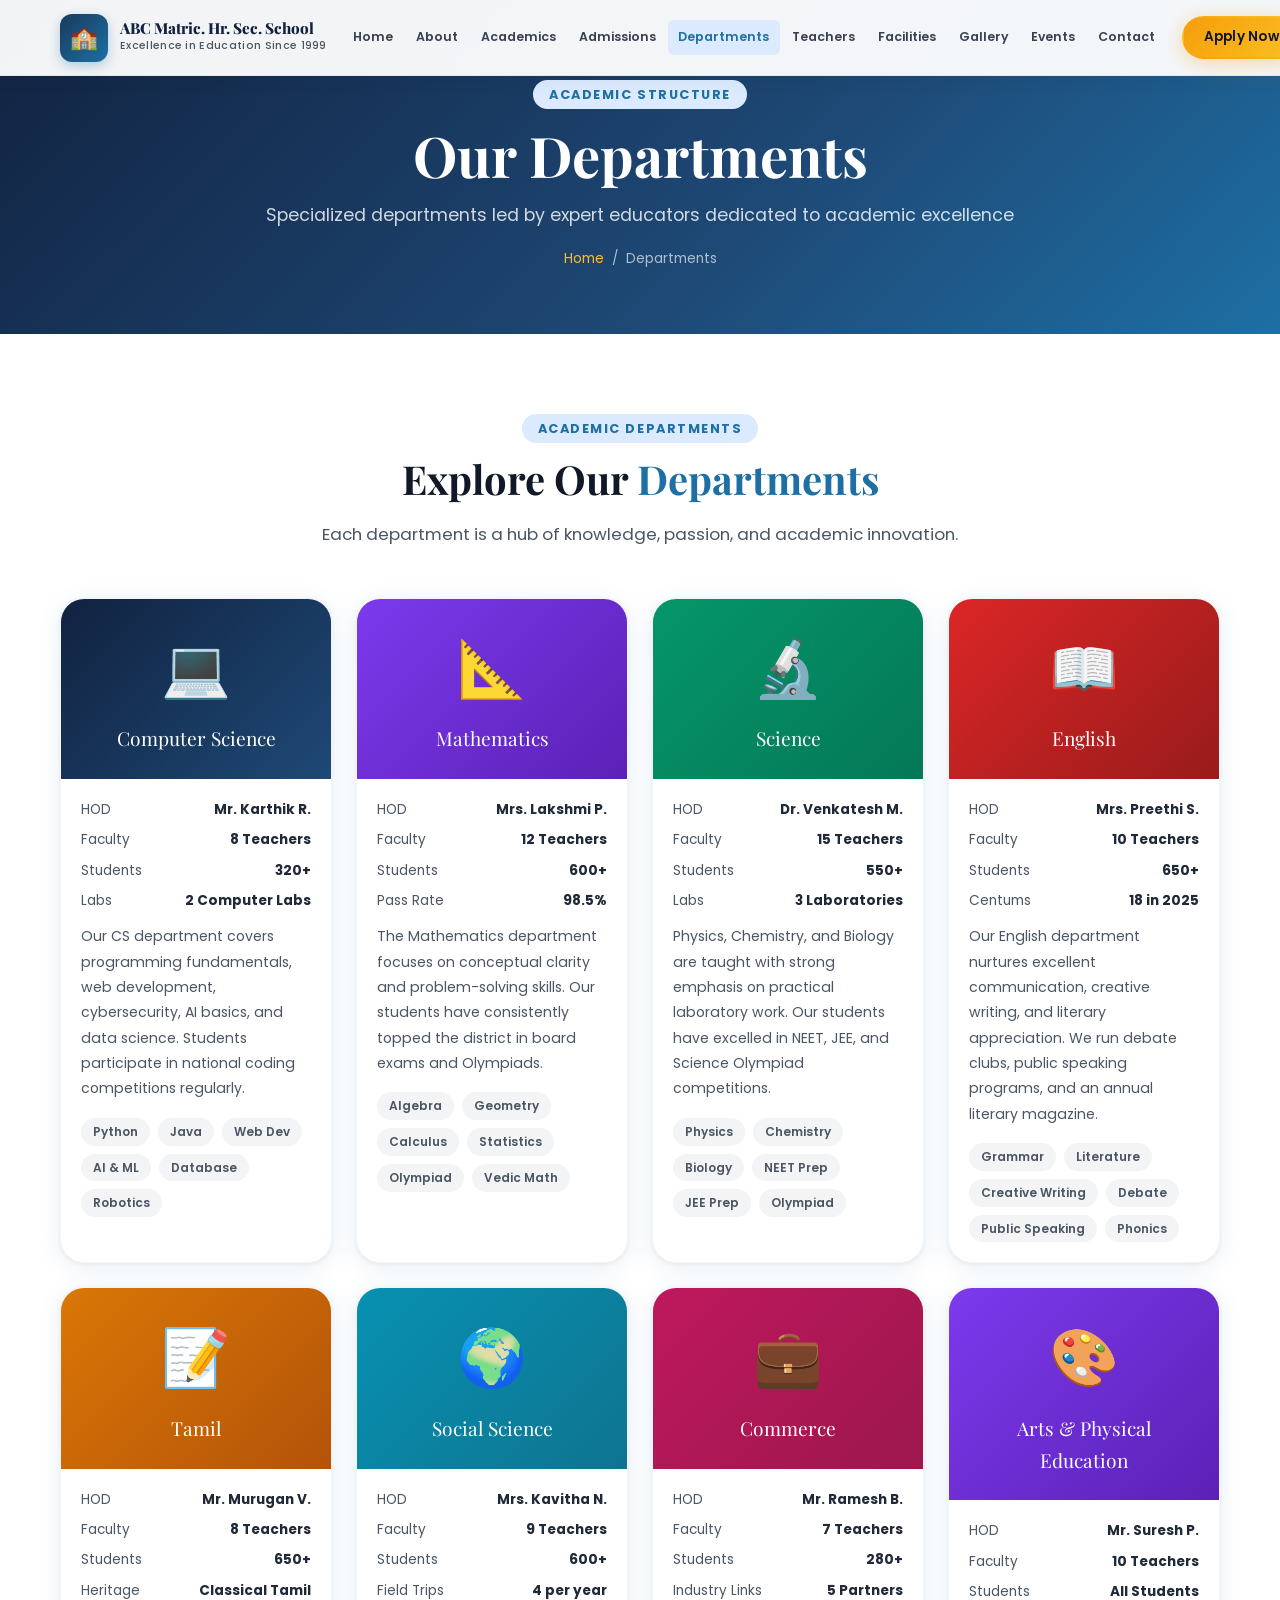
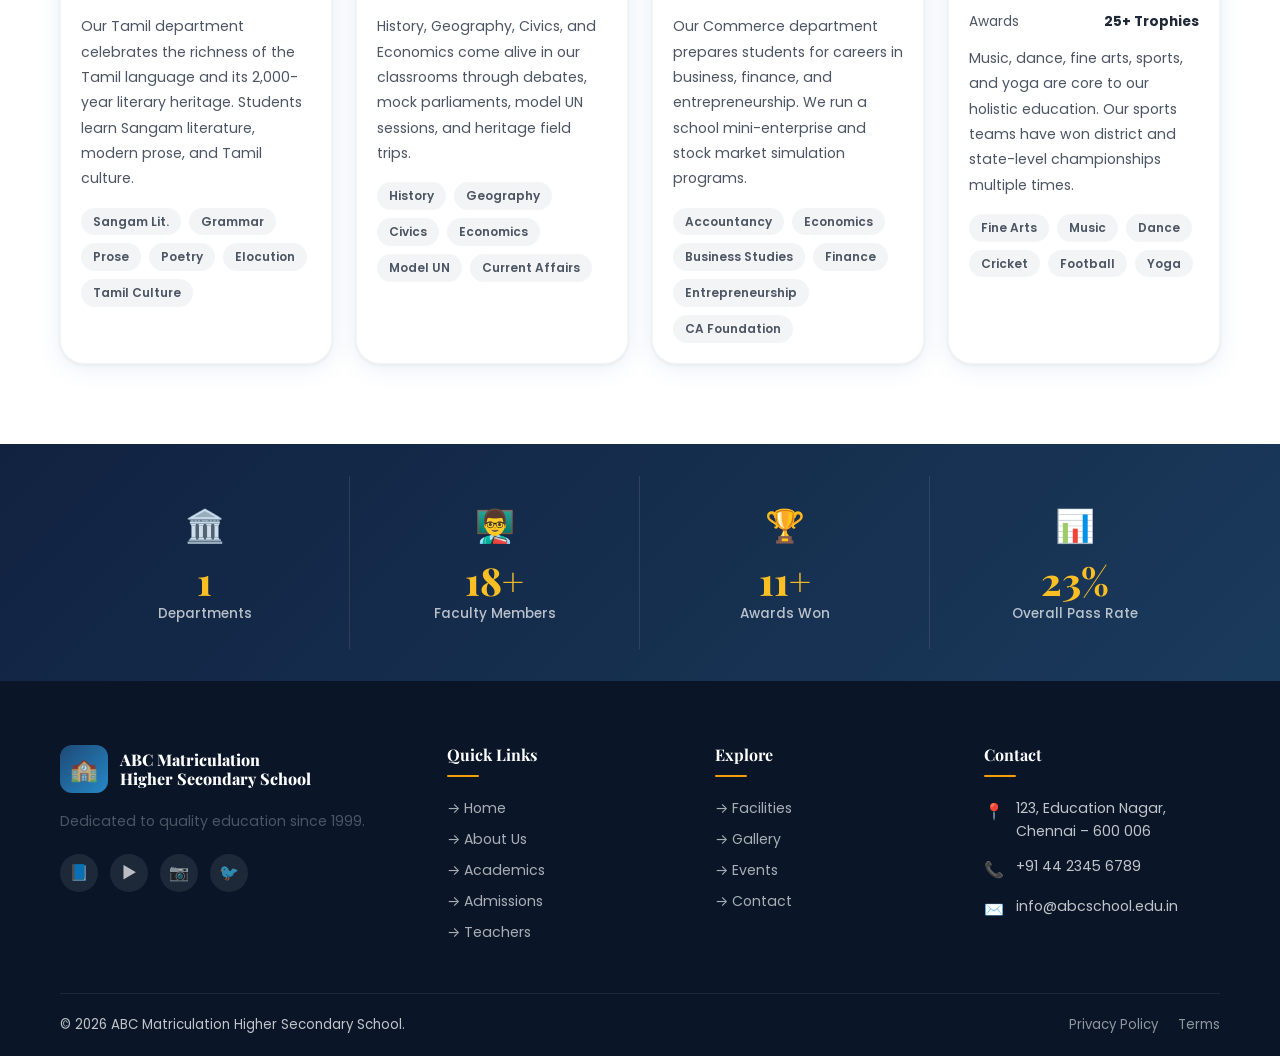
<file: departments.html>
<!DOCTYPE html>
<html lang="en">
<head>
  <meta charset="UTF-8" /><meta name="viewport" content="width=device-width, initial-scale=1.0" />
  <title>Departments – ABC Matriculation Higher Secondary School</title>
  <meta name="description" content="Explore the academic departments at ABC School – Computer Science, Mathematics, Science, English, Tamil, Social Science, and Commerce." />
  <link rel="stylesheet" href="css/style.css" />
  <link rel="icon" href="data:image/svg+xml,<svg xmlns='http://www.w3.org/2000/svg' viewBox='0 0 100 100'><text y='.9em' font-size='90'>🏫</text></svg>" />
</head>
<body>
<nav class="navbar" id="navbar"><div class="container navbar__inner">
  <a href="index.html" class="navbar__brand"><div class="navbar__logo">🏫</div><div class="navbar__school-name"><span class="name-main">ABC Matric. Hr. Sec. School</span><span class="name-sub">Excellence in Education Since 1999</span></div></a>
  <nav class="navbar__nav">
    <a href="index.html" class="nav__link">Home</a><a href="about.html" class="nav__link">About</a>
    <a href="academics.html" class="nav__link">Academics</a><a href="admissions.html" class="nav__link">Admissions</a>
    <a href="departments.html" class="nav__link active">Departments</a><a href="teachers.html" class="nav__link">Teachers</a>
    <a href="facilities.html" class="nav__link">Facilities</a><a href="gallery.html" class="nav__link">Gallery</a>
    <a href="events.html" class="nav__link">Events</a><a href="contact.html" class="nav__link">Contact</a>
  </nav>
  <div class="navbar__cta"><a href="admissions.html" class="btn btn--accent btn--sm">Apply Now</a></div>
  <button class="navbar__hamburger" id="hamburger" aria-label="Toggle menu"><span></span><span></span><span></span></button>
</div></nav>
<div class="navbar__mobile-menu" id="mobileMenu">
  <a href="index.html" class="mobile-nav__link">🏠 Home</a><a href="about.html" class="mobile-nav__link">ℹ️ About</a>
  <a href="academics.html" class="mobile-nav__link">📚 Academics</a><a href="admissions.html" class="mobile-nav__link">📝 Admissions</a>
  <a href="departments.html" class="mobile-nav__link active">🏛️ Departments</a><a href="teachers.html" class="mobile-nav__link">👩‍🏫 Teachers</a>
  <a href="facilities.html" class="mobile-nav__link">🏟️ Facilities</a><a href="gallery.html" class="mobile-nav__link">🖼️ Gallery</a>
  <a href="events.html" class="mobile-nav__link">📅 Events</a><a href="contact.html" class="mobile-nav__link">📞 Contact</a>
  <div class="mobile-nav__cta"><a href="admissions.html" class="btn btn--primary" style="width:100%;justify-content:center;">Apply Now</a></div>
</div>

<section class="page-hero page-body">
  <div class="container page-hero__content">
    <div class="section__label">Academic Structure</div>
    <h1 class="page-hero__title">Our Departments</h1>
    <p class="page-hero__subtitle">Specialized departments led by expert educators dedicated to academic excellence</p>
    <div class="page-hero__breadcrumb"><a href="index.html">Home</a><span>/</span><span>Departments</span></div>
  </div>
</section>

<section class="section">
  <div class="container">
    <div class="section__header reveal">
      <div class="section__label">Academic Departments</div>
      <h2 class="section__title">Explore Our <span class="text-primary">Departments</span></h2>
      <p class="section__subtitle">Each department is a hub of knowledge, passion, and academic innovation.</p>
    </div>
    <div class="grid grid--4">

      <div class="dept-card reveal delay-1">
        <div class="dept-card__header">
          <div class="dept-card__icon">💻</div>
          <div class="dept-card__name">Computer Science</div>
        </div>
        <div class="dept-card__body">
          <div class="dept-card__stat"><span>HOD</span><span>Mr. Karthik R.</span></div>
          <div class="dept-card__stat"><span>Faculty</span><span>8 Teachers</span></div>
          <div class="dept-card__stat"><span>Students</span><span>320+</span></div>
          <div class="dept-card__stat"><span>Labs</span><span>2 Computer Labs</span></div>
          <p style="font-size:0.88rem;color:var(--text-secondary);margin-top:0.75rem">Our CS department covers programming fundamentals, web development, cybersecurity, AI basics, and data science. Students participate in national coding competitions regularly.</p>
          <div class="dept-card__topics">
            <span class="dept-card__topic">Python</span><span class="dept-card__topic">Java</span>
            <span class="dept-card__topic">Web Dev</span><span class="dept-card__topic">AI & ML</span>
            <span class="dept-card__topic">Database</span><span class="dept-card__topic">Robotics</span>
          </div>
        </div>
      </div>

      <div class="dept-card reveal delay-2">
        <div class="dept-card__header">
          <div class="dept-card__icon">📐</div>
          <div class="dept-card__name">Mathematics</div>
        </div>
        <div class="dept-card__body">
          <div class="dept-card__stat"><span>HOD</span><span>Mrs. Lakshmi P.</span></div>
          <div class="dept-card__stat"><span>Faculty</span><span>12 Teachers</span></div>
          <div class="dept-card__stat"><span>Students</span><span>600+</span></div>
          <div class="dept-card__stat"><span>Pass Rate</span><span>98.5%</span></div>
          <p style="font-size:0.88rem;color:var(--text-secondary);margin-top:0.75rem">The Mathematics department focuses on conceptual clarity and problem-solving skills. Our students have consistently topped the district in board exams and Olympiads.</p>
          <div class="dept-card__topics">
            <span class="dept-card__topic">Algebra</span><span class="dept-card__topic">Geometry</span>
            <span class="dept-card__topic">Calculus</span><span class="dept-card__topic">Statistics</span>
            <span class="dept-card__topic">Olympiad</span><span class="dept-card__topic">Vedic Math</span>
          </div>
        </div>
      </div>

      <div class="dept-card reveal delay-3">
        <div class="dept-card__header">
          <div class="dept-card__icon">🔬</div>
          <div class="dept-card__name">Science</div>
        </div>
        <div class="dept-card__body">
          <div class="dept-card__stat"><span>HOD</span><span>Dr. Venkatesh M.</span></div>
          <div class="dept-card__stat"><span>Faculty</span><span>15 Teachers</span></div>
          <div class="dept-card__stat"><span>Students</span><span>550+</span></div>
          <div class="dept-card__stat"><span>Labs</span><span>3 Laboratories</span></div>
          <p style="font-size:0.88rem;color:var(--text-secondary);margin-top:0.75rem">Physics, Chemistry, and Biology are taught with strong emphasis on practical laboratory work. Our students have excelled in NEET, JEE, and Science Olympiad competitions.</p>
          <div class="dept-card__topics">
            <span class="dept-card__topic">Physics</span><span class="dept-card__topic">Chemistry</span>
            <span class="dept-card__topic">Biology</span><span class="dept-card__topic">NEET Prep</span>
            <span class="dept-card__topic">JEE Prep</span><span class="dept-card__topic">Olympiad</span>
          </div>
        </div>
      </div>

      <div class="dept-card reveal delay-4">
        <div class="dept-card__header">
          <div class="dept-card__icon">📖</div>
          <div class="dept-card__name">English</div>
        </div>
        <div class="dept-card__body">
          <div class="dept-card__stat"><span>HOD</span><span>Mrs. Preethi S.</span></div>
          <div class="dept-card__stat"><span>Faculty</span><span>10 Teachers</span></div>
          <div class="dept-card__stat"><span>Students</span><span>650+</span></div>
          <div class="dept-card__stat"><span>Centums</span><span>18 in 2025</span></div>
          <p style="font-size:0.88rem;color:var(--text-secondary);margin-top:0.75rem">Our English department nurtures excellent communication, creative writing, and literary appreciation. We run debate clubs, public speaking programs, and an annual literary magazine.</p>
          <div class="dept-card__topics">
            <span class="dept-card__topic">Grammar</span><span class="dept-card__topic">Literature</span>
            <span class="dept-card__topic">Creative Writing</span><span class="dept-card__topic">Debate</span>
            <span class="dept-card__topic">Public Speaking</span><span class="dept-card__topic">Phonics</span>
          </div>
        </div>
      </div>

      <div class="dept-card reveal delay-1">
        <div class="dept-card__header">
          <div class="dept-card__icon">📝</div>
          <div class="dept-card__name">Tamil</div>
        </div>
        <div class="dept-card__body">
          <div class="dept-card__stat"><span>HOD</span><span>Mr. Murugan V.</span></div>
          <div class="dept-card__stat"><span>Faculty</span><span>8 Teachers</span></div>
          <div class="dept-card__stat"><span>Students</span><span>650+</span></div>
          <div class="dept-card__stat"><span>Heritage</span><span>Classical Tamil</span></div>
          <p style="font-size:0.88rem;color:var(--text-secondary);margin-top:0.75rem">Our Tamil department celebrates the richness of the Tamil language and its 2,000-year literary heritage. Students learn Sangam literature, modern prose, and Tamil culture.</p>
          <div class="dept-card__topics">
            <span class="dept-card__topic">Sangam Lit.</span><span class="dept-card__topic">Grammar</span>
            <span class="dept-card__topic">Prose</span><span class="dept-card__topic">Poetry</span>
            <span class="dept-card__topic">Elocution</span><span class="dept-card__topic">Tamil Culture</span>
          </div>
        </div>
      </div>

      <div class="dept-card reveal delay-2">
        <div class="dept-card__header">
          <div class="dept-card__icon">🌍</div>
          <div class="dept-card__name">Social Science</div>
        </div>
        <div class="dept-card__body">
          <div class="dept-card__stat"><span>HOD</span><span>Mrs. Kavitha N.</span></div>
          <div class="dept-card__stat"><span>Faculty</span><span>9 Teachers</span></div>
          <div class="dept-card__stat"><span>Students</span><span>600+</span></div>
          <div class="dept-card__stat"><span>Field Trips</span><span>4 per year</span></div>
          <p style="font-size:0.88rem;color:var(--text-secondary);margin-top:0.75rem">History, Geography, Civics, and Economics come alive in our classrooms through debates, mock parliaments, model UN sessions, and heritage field trips.</p>
          <div class="dept-card__topics">
            <span class="dept-card__topic">History</span><span class="dept-card__topic">Geography</span>
            <span class="dept-card__topic">Civics</span><span class="dept-card__topic">Economics</span>
            <span class="dept-card__topic">Model UN</span><span class="dept-card__topic">Current Affairs</span>
          </div>
        </div>
      </div>

      <div class="dept-card reveal delay-3">
        <div class="dept-card__header">
          <div class="dept-card__icon">💼</div>
          <div class="dept-card__name">Commerce</div>
        </div>
        <div class="dept-card__body">
          <div class="dept-card__stat"><span>HOD</span><span>Mr. Ramesh B.</span></div>
          <div class="dept-card__stat"><span>Faculty</span><span>7 Teachers</span></div>
          <div class="dept-card__stat"><span>Students</span><span>280+</span></div>
          <div class="dept-card__stat"><span>Industry Links</span><span>5 Partners</span></div>
          <p style="font-size:0.88rem;color:var(--text-secondary);margin-top:0.75rem">Our Commerce department prepares students for careers in business, finance, and entrepreneurship. We run a school mini-enterprise and stock market simulation programs.</p>
          <div class="dept-card__topics">
            <span class="dept-card__topic">Accountancy</span><span class="dept-card__topic">Economics</span>
            <span class="dept-card__topic">Business Studies</span><span class="dept-card__topic">Finance</span>
            <span class="dept-card__topic">Entrepreneurship</span><span class="dept-card__topic">CA Foundation</span>
          </div>
        </div>
      </div>

      <div class="dept-card reveal delay-4">
        <div class="dept-card__header" style="background:linear-gradient(135deg,#7c3aed,#5b21b6)">
          <div class="dept-card__icon">🎨</div>
          <div class="dept-card__name">Arts & Physical Education</div>
        </div>
        <div class="dept-card__body">
          <div class="dept-card__stat"><span>HOD</span><span>Mr. Suresh P.</span></div>
          <div class="dept-card__stat"><span>Faculty</span><span>10 Teachers</span></div>
          <div class="dept-card__stat"><span>Students</span><span>All Students</span></div>
          <div class="dept-card__stat"><span>Awards</span><span>25+ Trophies</span></div>
          <p style="font-size:0.88rem;color:var(--text-secondary);margin-top:0.75rem">Music, dance, fine arts, sports, and yoga are core to our holistic education. Our sports teams have won district and state-level championships multiple times.</p>
          <div class="dept-card__topics">
            <span class="dept-card__topic">Fine Arts</span><span class="dept-card__topic">Music</span>
            <span class="dept-card__topic">Dance</span><span class="dept-card__topic">Cricket</span>
            <span class="dept-card__topic">Football</span><span class="dept-card__topic">Yoga</span>
          </div>
        </div>
      </div>

    </div>
  </div>
</section>

<!-- Department Stats -->
<section class="stats-bar">
  <div class="container">
    <div class="stats-bar__grid">
      <div class="stat-item reveal delay-1"><div class="stat-item__icon">🏛️</div><div class="stat-item__value" data-target="8" data-suffix="">0</div><div class="stat-item__label">Departments</div></div>
      <div class="stat-item reveal delay-2"><div class="stat-item__icon">👨‍🏫</div><div class="stat-item__value" data-target="79" data-suffix="+">0+</div><div class="stat-item__label">Faculty Members</div></div>
      <div class="stat-item reveal delay-3"><div class="stat-item__icon">🏆</div><div class="stat-item__value" data-target="47" data-suffix="+">0+</div><div class="stat-item__label">Awards Won</div></div>
      <div class="stat-item reveal delay-4"><div class="stat-item__icon">📊</div><div class="stat-item__value" data-target="97" data-suffix="%">0%</div><div class="stat-item__label">Overall Pass Rate</div></div>
    </div>
  </div>
</section>

<footer class="footer" role="contentinfo"><div class="container"><div class="footer__top">
  <div class="footer__brand"><div class="footer__logo-wrap"><div class="footer__logo">🏫</div><div class="footer__school-name">ABC Matriculation<br>Higher Secondary School</div></div><p class="footer__desc">Dedicated to quality education since 1999.</p><div class="footer__socials"><a href="#" class="footer__social-btn">📘</a><a href="#" class="footer__social-btn">▶️</a><a href="#" class="footer__social-btn">📷</a><a href="#" class="footer__social-btn">🐦</a></div></div>
  <div><h3 class="footer__section-title">Quick Links</h3><ul class="footer__links"><li><a href="index.html" class="footer__link">→ Home</a></li><li><a href="about.html" class="footer__link">→ About Us</a></li><li><a href="academics.html" class="footer__link">→ Academics</a></li><li><a href="admissions.html" class="footer__link">→ Admissions</a></li><li><a href="teachers.html" class="footer__link">→ Teachers</a></li></ul></div>
  <div><h3 class="footer__section-title">Explore</h3><ul class="footer__links"><li><a href="facilities.html" class="footer__link">→ Facilities</a></li><li><a href="gallery.html" class="footer__link">→ Gallery</a></li><li><a href="events.html" class="footer__link">→ Events</a></li><li><a href="contact.html" class="footer__link">→ Contact</a></li></ul></div>
  <div><h3 class="footer__section-title">Contact</h3><div class="footer__contact-item"><span class="footer__contact-icon">📍</span><span>123, Education Nagar, Chennai – 600 006</span></div><div class="footer__contact-item"><span class="footer__contact-icon">📞</span><span>+91 44 2345 6789</span></div><div class="footer__contact-item"><span class="footer__contact-icon">✉️</span><span>info@abcschool.edu.in</span></div></div>
</div><div class="footer__bottom"><div class="footer__copyright">© 2026 ABC Matriculation Higher Secondary School.</div><div class="footer__bottom-links"><a href="#" class="footer__bottom-link">Privacy Policy</a><a href="#" class="footer__bottom-link">Terms</a></div></div></div></footer>
<button id="backToTop" aria-label="Back to top">↑</button>
<script src="js/script.js"></script>
</body></html>
</file>
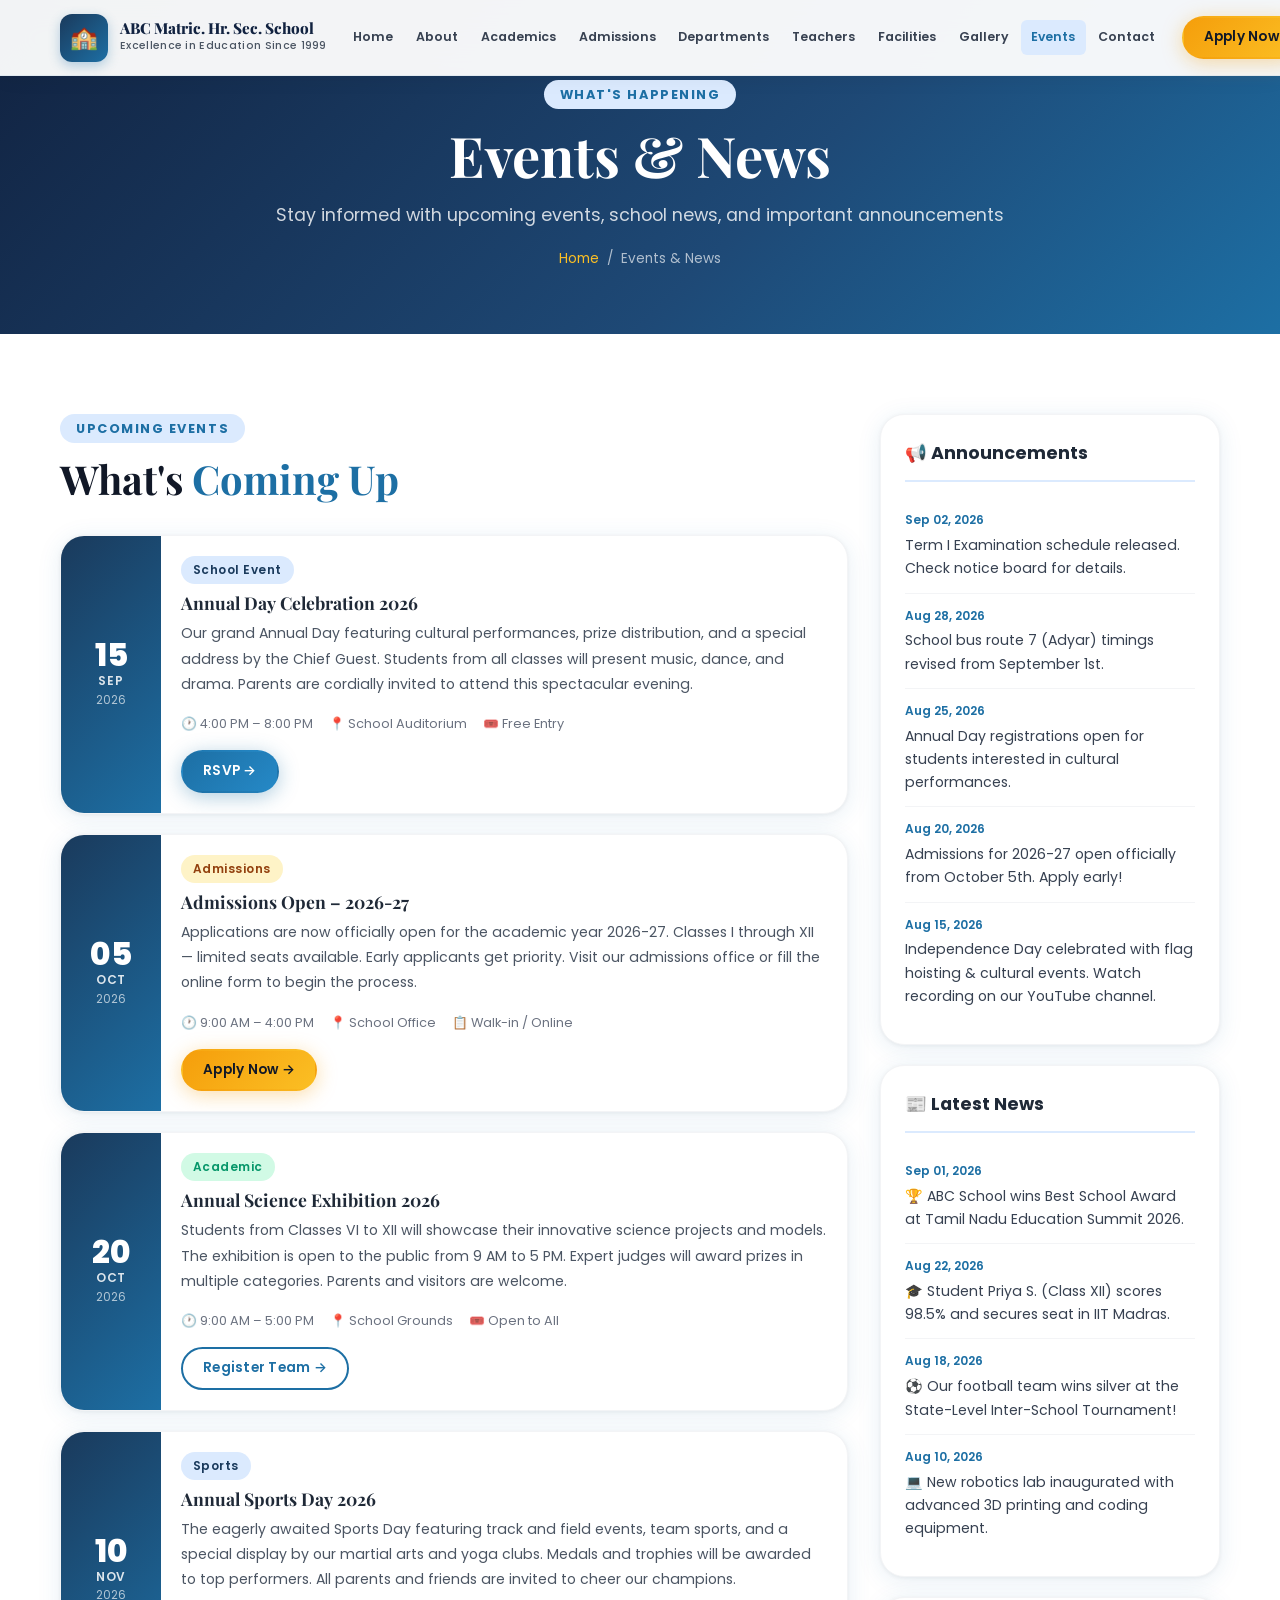
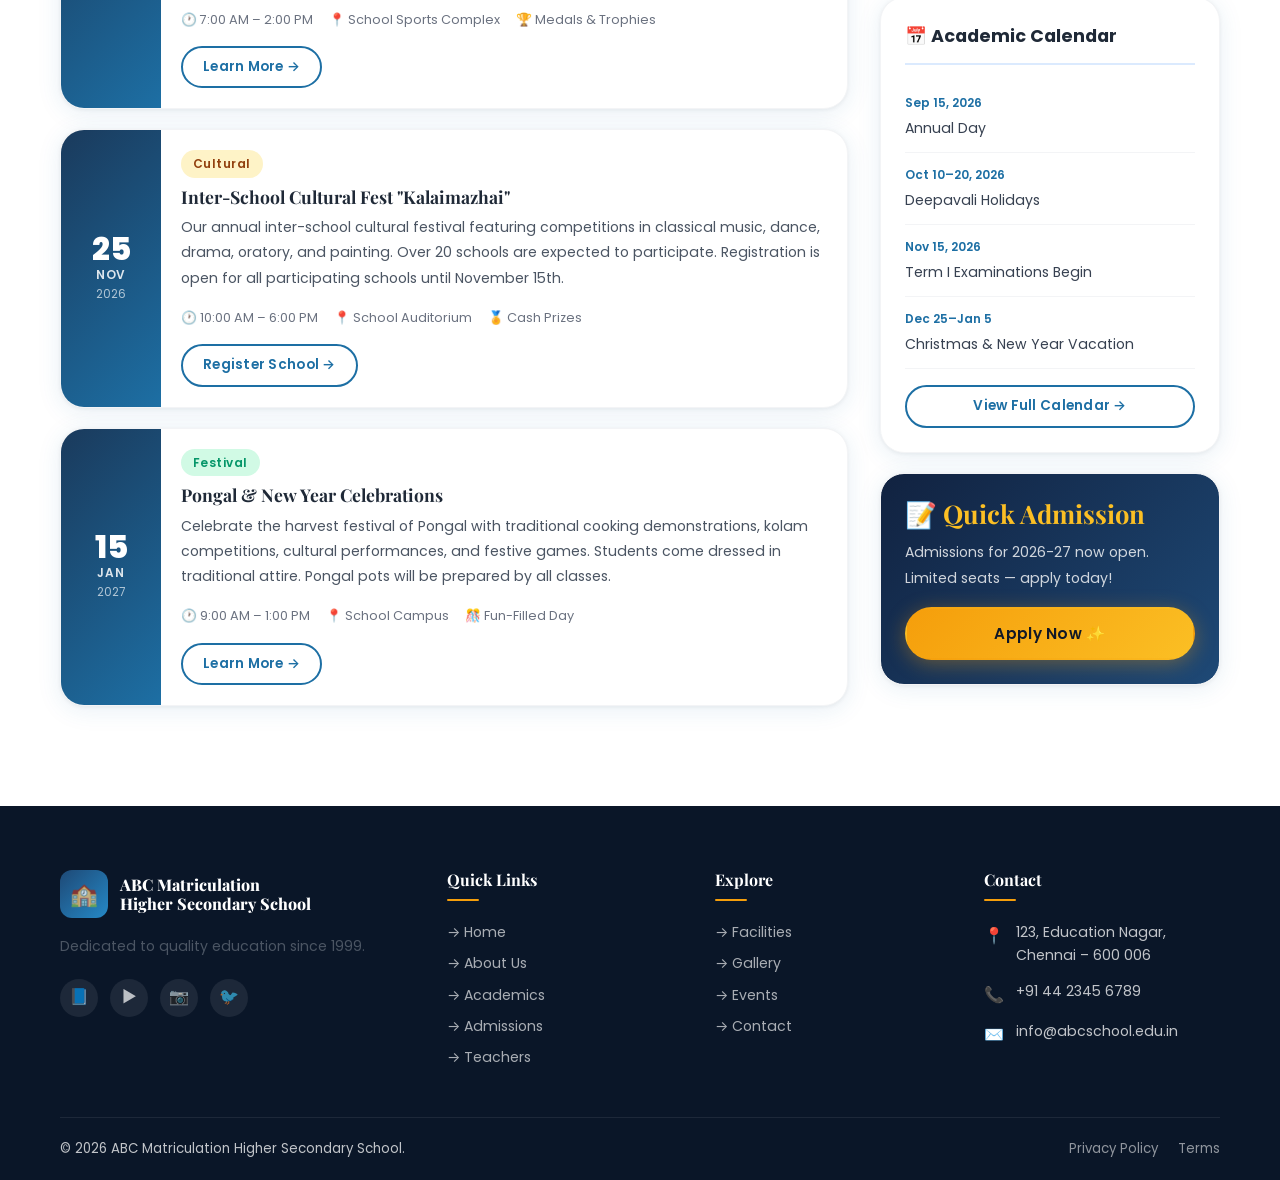
<file: events.html>
<!DOCTYPE html>
<html lang="en">
<head>
  <meta charset="UTF-8" /><meta name="viewport" content="width=device-width, initial-scale=1.0" />
  <title>Events & News – ABC Matriculation Higher Secondary School</title>
  <meta name="description" content="Stay updated with the latest events, news, and announcements from ABC Matriculation Higher Secondary School." />
  <link rel="stylesheet" href="css/style.css" />
  <link rel="icon" href="data:image/svg+xml,<svg xmlns='http://www.w3.org/2000/svg' viewBox='0 0 100 100'><text y='.9em' font-size='90'>🏫</text></svg>" />
</head>
<body>
<nav class="navbar" id="navbar"><div class="container navbar__inner">
  <a href="index.html" class="navbar__brand"><div class="navbar__logo">🏫</div><div class="navbar__school-name"><span class="name-main">ABC Matric. Hr. Sec. School</span><span class="name-sub">Excellence in Education Since 1999</span></div></a>
  <nav class="navbar__nav">
    <a href="index.html" class="nav__link">Home</a><a href="about.html" class="nav__link">About</a>
    <a href="academics.html" class="nav__link">Academics</a><a href="admissions.html" class="nav__link">Admissions</a>
    <a href="departments.html" class="nav__link">Departments</a><a href="teachers.html" class="nav__link">Teachers</a>
    <a href="facilities.html" class="nav__link">Facilities</a><a href="gallery.html" class="nav__link">Gallery</a>
    <a href="events.html" class="nav__link active">Events</a><a href="contact.html" class="nav__link">Contact</a>
  </nav>
  <div class="navbar__cta"><a href="admissions.html" class="btn btn--accent btn--sm">Apply Now</a></div>
  <button class="navbar__hamburger" id="hamburger" aria-label="Toggle menu"><span></span><span></span><span></span></button>
</div></nav>
<div class="navbar__mobile-menu" id="mobileMenu">
  <a href="index.html" class="mobile-nav__link">🏠 Home</a><a href="about.html" class="mobile-nav__link">ℹ️ About</a>
  <a href="academics.html" class="mobile-nav__link">📚 Academics</a><a href="admissions.html" class="mobile-nav__link">📝 Admissions</a>
  <a href="departments.html" class="mobile-nav__link">🏛️ Departments</a><a href="teachers.html" class="mobile-nav__link">👩‍🏫 Teachers</a>
  <a href="facilities.html" class="mobile-nav__link">🏟️ Facilities</a><a href="gallery.html" class="mobile-nav__link">🖼️ Gallery</a>
  <a href="events.html" class="mobile-nav__link active">📅 Events</a><a href="contact.html" class="mobile-nav__link">📞 Contact</a>
  <div class="mobile-nav__cta"><a href="admissions.html" class="btn btn--primary" style="width:100%;justify-content:center;">Apply Now</a></div>
</div>

<section class="page-hero page-body">
  <div class="container page-hero__content">
    <div class="section__label">What's Happening</div>
    <h1 class="page-hero__title">Events &amp; News</h1>
    <p class="page-hero__subtitle">Stay informed with upcoming events, school news, and important announcements</p>
    <div class="page-hero__breadcrumb"><a href="index.html">Home</a><span>/</span><span>Events & News</span></div>
  </div>
</section>

<section class="section">
  <div class="container">
    <div class="events-layout">
      <!-- Events List -->
      <div>
        <div class="section__header" style="text-align:left;margin-bottom:2rem">
          <div class="section__label">Upcoming Events</div>
          <h2 class="section__title">What's <span class="text-primary">Coming Up</span></h2>
        </div>

        <article class="event-card reveal">
          <div class="event-card__date">
            <div class="event-card__day">15</div>
            <div class="event-card__month">Sep</div>
            <div class="event-card__year">2026</div>
          </div>
          <div class="event-card__content">
            <div style="margin-bottom:0.5rem"><span class="badge badge--primary">School Event</span></div>
            <h3 class="event-card__title">Annual Day Celebration 2026</h3>
            <p class="event-card__desc">Our grand Annual Day featuring cultural performances, prize distribution, and a special address by the Chief Guest. Students from all classes will present music, dance, and drama. Parents are cordially invited to attend this spectacular evening.</p>
            <div class="event-card__meta">
              <span>🕐 4:00 PM – 8:00 PM</span>
              <span>📍 School Auditorium</span>
              <span>🎟️ Free Entry</span>
            </div>
            <div style="margin-top:1rem"><a href="contact.html" class="btn btn--primary btn--sm">RSVP →</a></div>
          </div>
        </article>

        <article class="event-card reveal">
          <div class="event-card__date">
            <div class="event-card__day">05</div>
            <div class="event-card__month">Oct</div>
            <div class="event-card__year">2026</div>
          </div>
          <div class="event-card__content">
            <div style="margin-bottom:0.5rem"><span class="badge badge--accent">Admissions</span></div>
            <h3 class="event-card__title">Admissions Open – 2026-27</h3>
            <p class="event-card__desc">Applications are now officially open for the academic year 2026-27. Classes I through XII — limited seats available. Early applicants get priority. Visit our admissions office or fill the online form to begin the process.</p>
            <div class="event-card__meta">
              <span>🕐 9:00 AM – 4:00 PM</span>
              <span>📍 School Office</span>
              <span>📋 Walk-in / Online</span>
            </div>
            <div style="margin-top:1rem"><a href="admissions.html" class="btn btn--accent btn--sm">Apply Now →</a></div>
          </div>
        </article>

        <article class="event-card reveal">
          <div class="event-card__date">
            <div class="event-card__day">20</div>
            <div class="event-card__month">Oct</div>
            <div class="event-card__year">2026</div>
          </div>
          <div class="event-card__content">
            <div style="margin-bottom:0.5rem"><span class="badge badge--success">Academic</span></div>
            <h3 class="event-card__title">Annual Science Exhibition 2026</h3>
            <p class="event-card__desc">Students from Classes VI to XII will showcase their innovative science projects and models. The exhibition is open to the public from 9 AM to 5 PM. Expert judges will award prizes in multiple categories. Parents and visitors are welcome.</p>
            <div class="event-card__meta">
              <span>🕐 9:00 AM – 5:00 PM</span>
              <span>📍 School Grounds</span>
              <span>🎟️ Open to All</span>
            </div>
            <div style="margin-top:1rem"><a href="contact.html" class="btn btn--outline-primary btn--sm">Register Team →</a></div>
          </div>
        </article>

        <article class="event-card reveal">
          <div class="event-card__date">
            <div class="event-card__day">10</div>
            <div class="event-card__month">Nov</div>
            <div class="event-card__year">2026</div>
          </div>
          <div class="event-card__content">
            <div style="margin-bottom:0.5rem"><span class="badge badge--primary">Sports</span></div>
            <h3 class="event-card__title">Annual Sports Day 2026</h3>
            <p class="event-card__desc">The eagerly awaited Sports Day featuring track and field events, team sports, and a special display by our martial arts and yoga clubs. Medals and trophies will be awarded to top performers. All parents and friends are invited to cheer our champions.</p>
            <div class="event-card__meta">
              <span>🕐 7:00 AM – 2:00 PM</span>
              <span>📍 School Sports Complex</span>
              <span>🏆 Medals & Trophies</span>
            </div>
            <div style="margin-top:1rem"><a href="contact.html" class="btn btn--outline-primary btn--sm">Learn More →</a></div>
          </div>
        </article>

        <article class="event-card reveal">
          <div class="event-card__date">
            <div class="event-card__day">25</div>
            <div class="event-card__month">Nov</div>
            <div class="event-card__year">2026</div>
          </div>
          <div class="event-card__content">
            <div style="margin-bottom:0.5rem"><span class="badge badge--accent">Cultural</span></div>
            <h3 class="event-card__title">Inter-School Cultural Fest "Kalaimazhai"</h3>
            <p class="event-card__desc">Our annual inter-school cultural festival featuring competitions in classical music, dance, drama, oratory, and painting. Over 20 schools are expected to participate. Registration is open for all participating schools until November 15th.</p>
            <div class="event-card__meta">
              <span>🕐 10:00 AM – 6:00 PM</span>
              <span>📍 School Auditorium</span>
              <span>🏅 Cash Prizes</span>
            </div>
            <div style="margin-top:1rem"><a href="contact.html" class="btn btn--outline-primary btn--sm">Register School →</a></div>
          </div>
        </article>

        <article class="event-card reveal">
          <div class="event-card__date">
            <div class="event-card__day">15</div>
            <div class="event-card__month">Jan</div>
            <div class="event-card__year">2027</div>
          </div>
          <div class="event-card__content">
            <div style="margin-bottom:0.5rem"><span class="badge badge--success">Festival</span></div>
            <h3 class="event-card__title">Pongal &amp; New Year Celebrations</h3>
            <p class="event-card__desc">Celebrate the harvest festival of Pongal with traditional cooking demonstrations, kolam competitions, cultural performances, and festive games. Students come dressed in traditional attire. Pongal pots will be prepared by all classes.</p>
            <div class="event-card__meta">
              <span>🕐 9:00 AM – 1:00 PM</span>
              <span>📍 School Campus</span>
              <span>🎊 Fun-Filled Day</span>
            </div>
            <div style="margin-top:1rem"><a href="contact.html" class="btn btn--outline-primary btn--sm">Learn More →</a></div>
          </div>
        </article>
      </div>

      <!-- Sidebar -->
      <aside>
        <div class="sidebar-card reveal">
          <div class="sidebar-card__title">📢 Announcements</div>
          <div class="announcement-item">
            <div class="announcement-item__date">Sep 02, 2026</div>
            <div class="announcement-item__text">Term I Examination schedule released. Check notice board for details.</div>
          </div>
          <div class="announcement-item">
            <div class="announcement-item__date">Aug 28, 2026</div>
            <div class="announcement-item__text">School bus route 7 (Adyar) timings revised from September 1st.</div>
          </div>
          <div class="announcement-item">
            <div class="announcement-item__date">Aug 25, 2026</div>
            <div class="announcement-item__text">Annual Day registrations open for students interested in cultural performances.</div>
          </div>
          <div class="announcement-item">
            <div class="announcement-item__date">Aug 20, 2026</div>
            <div class="announcement-item__text">Admissions for 2026-27 open officially from October 5th. Apply early!</div>
          </div>
          <div class="announcement-item">
            <div class="announcement-item__date">Aug 15, 2026</div>
            <div class="announcement-item__text">Independence Day celebrated with flag hoisting & cultural events. Watch recording on our YouTube channel.</div>
          </div>
        </div>

        <div class="sidebar-card reveal">
          <div class="sidebar-card__title">📰 Latest News</div>
          <div class="announcement-item">
            <div class="announcement-item__date">Sep 01, 2026</div>
            <div class="announcement-item__text">🏆 ABC School wins Best School Award at Tamil Nadu Education Summit 2026.</div>
          </div>
          <div class="announcement-item">
            <div class="announcement-item__date">Aug 22, 2026</div>
            <div class="announcement-item__text">🎓 Student Priya S. (Class XII) scores 98.5% and secures seat in IIT Madras.</div>
          </div>
          <div class="announcement-item">
            <div class="announcement-item__date">Aug 18, 2026</div>
            <div class="announcement-item__text">⚽ Our football team wins silver at the State-Level Inter-School Tournament!</div>
          </div>
          <div class="announcement-item">
            <div class="announcement-item__date">Aug 10, 2026</div>
            <div class="announcement-item__text">💻 New robotics lab inaugurated with advanced 3D printing and coding equipment.</div>
          </div>
        </div>

        <div class="sidebar-card reveal">
          <div class="sidebar-card__title">📅 Academic Calendar</div>
          <div class="announcement-item">
            <div class="announcement-item__date">Sep 15, 2026</div>
            <div class="announcement-item__text">Annual Day</div>
          </div>
          <div class="announcement-item">
            <div class="announcement-item__date">Oct 10–20, 2026</div>
            <div class="announcement-item__text">Deepavali Holidays</div>
          </div>
          <div class="announcement-item">
            <div class="announcement-item__date">Nov 15, 2026</div>
            <div class="announcement-item__text">Term I Examinations Begin</div>
          </div>
          <div class="announcement-item">
            <div class="announcement-item__date">Dec 25–Jan 5</div>
            <div class="announcement-item__text">Christmas & New Year Vacation</div>
          </div>
          <div style="margin-top:1rem">
            <a href="academics.html#calendar" class="btn btn--outline-primary btn--sm" style="width:100%;justify-content:center">View Full Calendar →</a>
          </div>
        </div>

        <div class="sidebar-card reveal" style="background:linear-gradient(135deg,var(--primary-800),var(--primary-600));color:white">
          <h3 style="color:var(--accent-300);margin-bottom:0.75rem;font-family:var(--font-heading)">📝 Quick Admission</h3>
          <p style="font-size:0.88rem;color:rgba(255,255,255,0.80);margin-bottom:1rem">Admissions for 2026-27 now open. Limited seats — apply today!</p>
          <a href="admissions.html" class="btn btn--accent" style="width:100%;justify-content:center">Apply Now ✨</a>
        </div>
      </aside>
    </div>
  </div>
</section>

<footer class="footer" role="contentinfo"><div class="container"><div class="footer__top">
  <div class="footer__brand"><div class="footer__logo-wrap"><div class="footer__logo">🏫</div><div class="footer__school-name">ABC Matriculation<br>Higher Secondary School</div></div><p class="footer__desc">Dedicated to quality education since 1999.</p><div class="footer__socials"><a href="#" class="footer__social-btn">📘</a><a href="#" class="footer__social-btn">▶️</a><a href="#" class="footer__social-btn">📷</a><a href="#" class="footer__social-btn">🐦</a></div></div>
  <div><h3 class="footer__section-title">Quick Links</h3><ul class="footer__links"><li><a href="index.html" class="footer__link">→ Home</a></li><li><a href="about.html" class="footer__link">→ About Us</a></li><li><a href="academics.html" class="footer__link">→ Academics</a></li><li><a href="admissions.html" class="footer__link">→ Admissions</a></li><li><a href="teachers.html" class="footer__link">→ Teachers</a></li></ul></div>
  <div><h3 class="footer__section-title">Explore</h3><ul class="footer__links"><li><a href="facilities.html" class="footer__link">→ Facilities</a></li><li><a href="gallery.html" class="footer__link">→ Gallery</a></li><li><a href="events.html" class="footer__link">→ Events</a></li><li><a href="contact.html" class="footer__link">→ Contact</a></li></ul></div>
  <div><h3 class="footer__section-title">Contact</h3><div class="footer__contact-item"><span class="footer__contact-icon">📍</span><span>123, Education Nagar, Chennai – 600 006</span></div><div class="footer__contact-item"><span class="footer__contact-icon">📞</span><span>+91 44 2345 6789</span></div><div class="footer__contact-item"><span class="footer__contact-icon">✉️</span><span>info@abcschool.edu.in</span></div></div>
</div><div class="footer__bottom"><div class="footer__copyright">© 2026 ABC Matriculation Higher Secondary School.</div><div class="footer__bottom-links"><a href="#" class="footer__bottom-link">Privacy Policy</a><a href="#" class="footer__bottom-link">Terms</a></div></div></div></footer>
<button id="backToTop" aria-label="Back to top">↑</button>
<script src="js/script.js"></script>
</body></html>
</file>
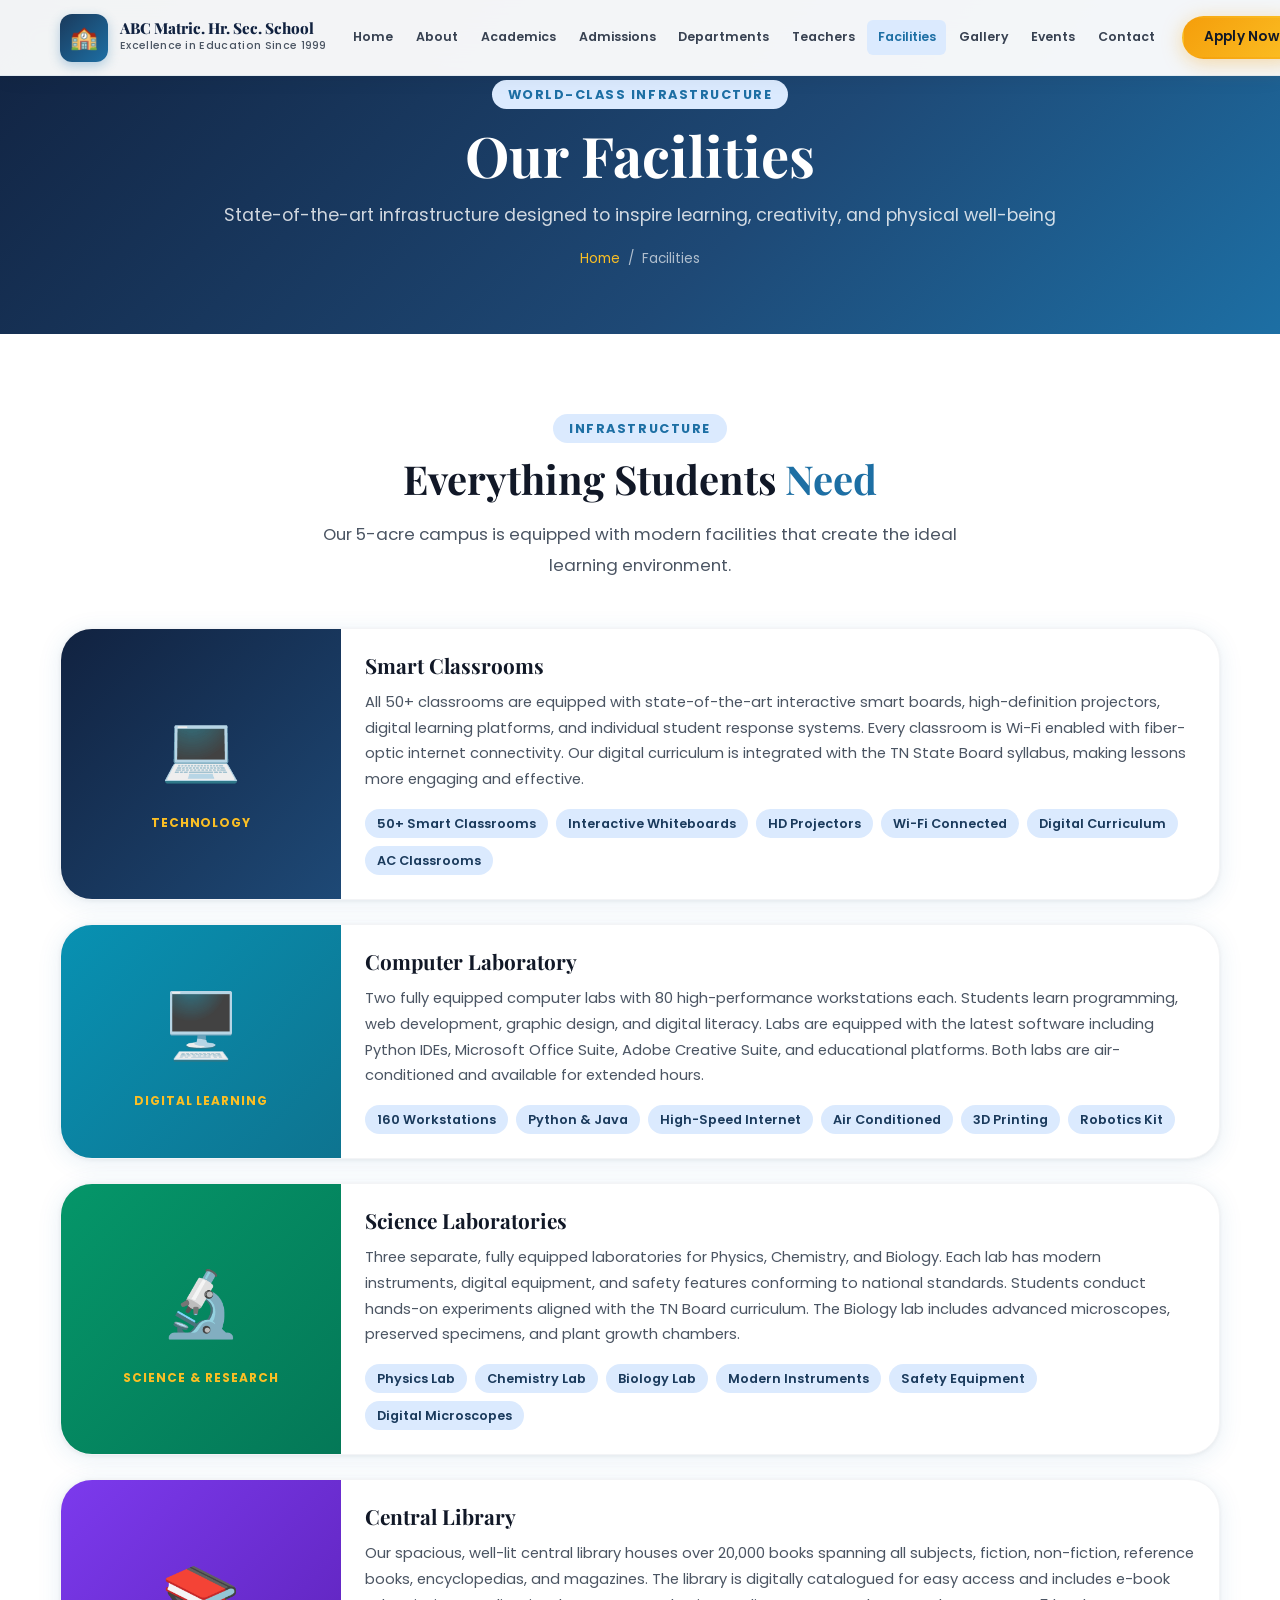
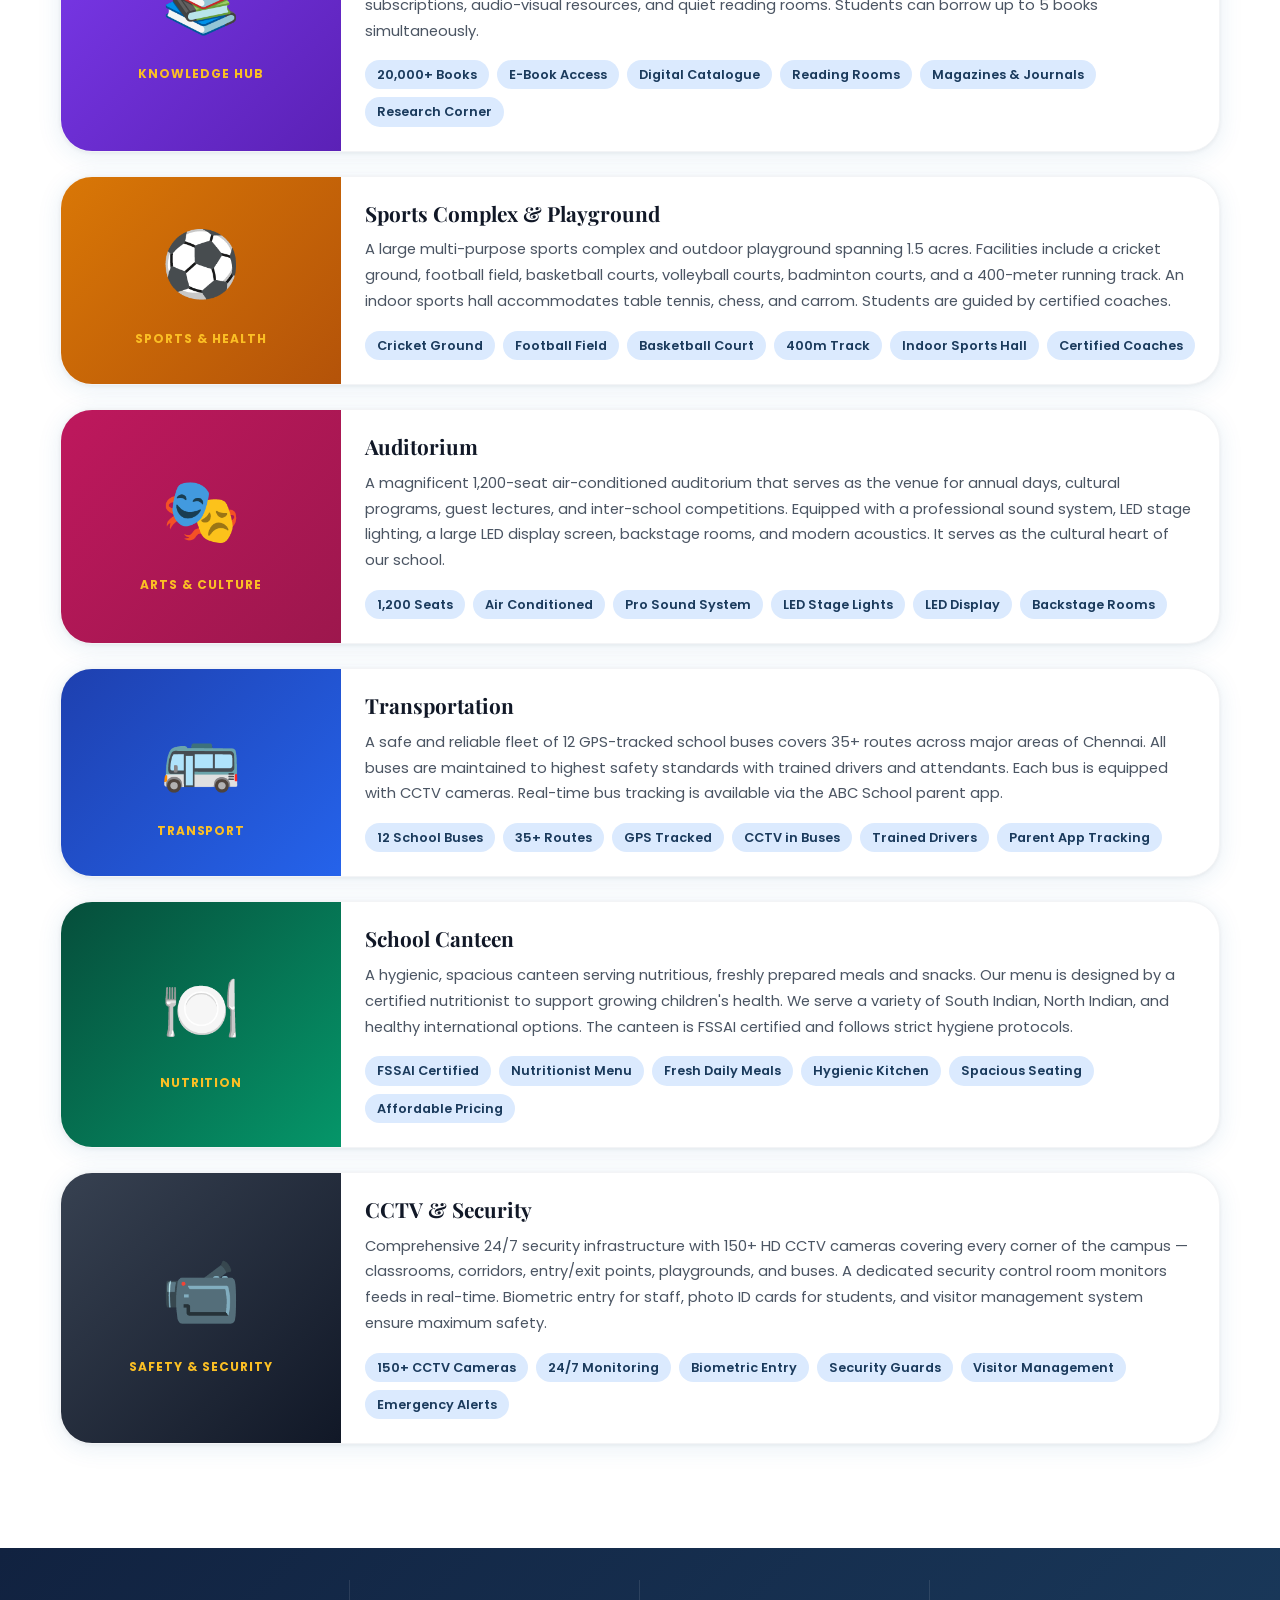
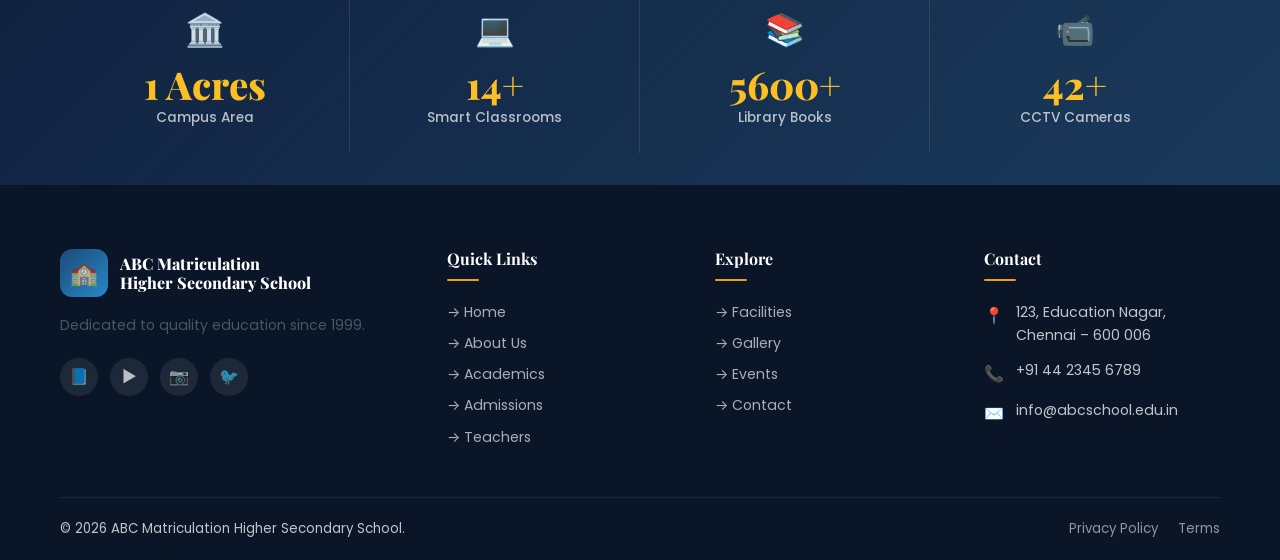
<file: facilities.html>
<!DOCTYPE html>
<html lang="en">
<head>
  <meta charset="UTF-8" /><meta name="viewport" content="width=device-width, initial-scale=1.0" />
  <title>Facilities – ABC Matriculation Higher Secondary School</title>
  <meta name="description" content="Explore world-class facilities at ABC School including smart classrooms, computer labs, science labs, library, playground, auditorium, and more." />
  <link rel="stylesheet" href="css/style.css" />
  <link rel="icon" href="data:image/svg+xml,<svg xmlns='http://www.w3.org/2000/svg' viewBox='0 0 100 100'><text y='.9em' font-size='90'>🏫</text></svg>" />
</head>
<body>
<nav class="navbar" id="navbar"><div class="container navbar__inner">
  <a href="index.html" class="navbar__brand"><div class="navbar__logo">🏫</div><div class="navbar__school-name"><span class="name-main">ABC Matric. Hr. Sec. School</span><span class="name-sub">Excellence in Education Since 1999</span></div></a>
  <nav class="navbar__nav">
    <a href="index.html" class="nav__link">Home</a><a href="about.html" class="nav__link">About</a>
    <a href="academics.html" class="nav__link">Academics</a><a href="admissions.html" class="nav__link">Admissions</a>
    <a href="departments.html" class="nav__link">Departments</a><a href="teachers.html" class="nav__link">Teachers</a>
    <a href="facilities.html" class="nav__link active">Facilities</a><a href="gallery.html" class="nav__link">Gallery</a>
    <a href="events.html" class="nav__link">Events</a><a href="contact.html" class="nav__link">Contact</a>
  </nav>
  <div class="navbar__cta"><a href="admissions.html" class="btn btn--accent btn--sm">Apply Now</a></div>
  <button class="navbar__hamburger" id="hamburger" aria-label="Toggle menu"><span></span><span></span><span></span></button>
</div></nav>
<div class="navbar__mobile-menu" id="mobileMenu">
  <a href="index.html" class="mobile-nav__link">🏠 Home</a><a href="about.html" class="mobile-nav__link">ℹ️ About</a>
  <a href="academics.html" class="mobile-nav__link">📚 Academics</a><a href="admissions.html" class="mobile-nav__link">📝 Admissions</a>
  <a href="departments.html" class="mobile-nav__link">🏛️ Departments</a><a href="teachers.html" class="mobile-nav__link">👩‍🏫 Teachers</a>
  <a href="facilities.html" class="mobile-nav__link active">🏟️ Facilities</a><a href="gallery.html" class="mobile-nav__link">🖼️ Gallery</a>
  <a href="events.html" class="mobile-nav__link">📅 Events</a><a href="contact.html" class="mobile-nav__link">📞 Contact</a>
  <div class="mobile-nav__cta"><a href="admissions.html" class="btn btn--primary" style="width:100%;justify-content:center;">Apply Now</a></div>
</div>

<section class="page-hero page-body">
  <div class="container page-hero__content">
    <div class="section__label">World-Class Infrastructure</div>
    <h1 class="page-hero__title">Our Facilities</h1>
    <p class="page-hero__subtitle">State-of-the-art infrastructure designed to inspire learning, creativity, and physical well-being</p>
    <div class="page-hero__breadcrumb"><a href="index.html">Home</a><span>/</span><span>Facilities</span></div>
  </div>
</section>

<section class="section">
  <div class="container">
    <div class="section__header reveal">
      <div class="section__label">Infrastructure</div>
      <h2 class="section__title">Everything Students <span class="text-primary">Need</span></h2>
      <p class="section__subtitle">Our 5-acre campus is equipped with modern facilities that create the ideal learning environment.</p>
    </div>

    <div class="facility-full-card reveal">
      <div class="facility-full-card__icon-side">
        <div class="facility-full-card__icon">💻</div>
        <div class="facility-full-card__tag">Technology</div>
      </div>
      <div class="facility-full-card__content">
        <h3 class="facility-full-card__title">Smart Classrooms</h3>
        <p class="facility-full-card__desc">All 50+ classrooms are equipped with state-of-the-art interactive smart boards, high-definition projectors, digital learning platforms, and individual student response systems. Every classroom is Wi-Fi enabled with fiber-optic internet connectivity. Our digital curriculum is integrated with the TN State Board syllabus, making lessons more engaging and effective.</p>
        <div class="facility-features">
          <span class="facility-feature">50+ Smart Classrooms</span>
          <span class="facility-feature">Interactive Whiteboards</span>
          <span class="facility-feature">HD Projectors</span>
          <span class="facility-feature">Wi-Fi Connected</span>
          <span class="facility-feature">Digital Curriculum</span>
          <span class="facility-feature">AC Classrooms</span>
        </div>
      </div>
    </div>

    <div class="facility-full-card reveal">
      <div class="facility-full-card__icon-side" style="background:linear-gradient(135deg,#0891b2,#0e7490)">
        <div class="facility-full-card__icon">🖥️</div>
        <div class="facility-full-card__tag">Digital Learning</div>
      </div>
      <div class="facility-full-card__content">
        <h3 class="facility-full-card__title">Computer Laboratory</h3>
        <p class="facility-full-card__desc">Two fully equipped computer labs with 80 high-performance workstations each. Students learn programming, web development, graphic design, and digital literacy. Labs are equipped with the latest software including Python IDEs, Microsoft Office Suite, Adobe Creative Suite, and educational platforms. Both labs are air-conditioned and available for extended hours.</p>
        <div class="facility-features">
          <span class="facility-feature">160 Workstations</span>
          <span class="facility-feature">Python & Java</span>
          <span class="facility-feature">High-Speed Internet</span>
          <span class="facility-feature">Air Conditioned</span>
          <span class="facility-feature">3D Printing</span>
          <span class="facility-feature">Robotics Kit</span>
        </div>
      </div>
    </div>

    <div class="facility-full-card reveal">
      <div class="facility-full-card__icon-side" style="background:linear-gradient(135deg,#059669,#047857)">
        <div class="facility-full-card__icon">🔬</div>
        <div class="facility-full-card__tag">Science & Research</div>
      </div>
      <div class="facility-full-card__content">
        <h3 class="facility-full-card__title">Science Laboratories</h3>
        <p class="facility-full-card__desc">Three separate, fully equipped laboratories for Physics, Chemistry, and Biology. Each lab has modern instruments, digital equipment, and safety features conforming to national standards. Students conduct hands-on experiments aligned with the TN Board curriculum. The Biology lab includes advanced microscopes, preserved specimens, and plant growth chambers.</p>
        <div class="facility-features">
          <span class="facility-feature">Physics Lab</span>
          <span class="facility-feature">Chemistry Lab</span>
          <span class="facility-feature">Biology Lab</span>
          <span class="facility-feature">Modern Instruments</span>
          <span class="facility-feature">Safety Equipment</span>
          <span class="facility-feature">Digital Microscopes</span>
        </div>
      </div>
    </div>

    <div class="facility-full-card reveal">
      <div class="facility-full-card__icon-side" style="background:linear-gradient(135deg,#7c3aed,#5b21b6)">
        <div class="facility-full-card__icon">📚</div>
        <div class="facility-full-card__tag">Knowledge Hub</div>
      </div>
      <div class="facility-full-card__content">
        <h3 class="facility-full-card__title">Central Library</h3>
        <p class="facility-full-card__desc">Our spacious, well-lit central library houses over 20,000 books spanning all subjects, fiction, non-fiction, reference books, encyclopedias, and magazines. The library is digitally catalogued for easy access and includes e-book subscriptions, audio-visual resources, and quiet reading rooms. Students can borrow up to 5 books simultaneously.</p>
        <div class="facility-features">
          <span class="facility-feature">20,000+ Books</span>
          <span class="facility-feature">E-Book Access</span>
          <span class="facility-feature">Digital Catalogue</span>
          <span class="facility-feature">Reading Rooms</span>
          <span class="facility-feature">Magazines & Journals</span>
          <span class="facility-feature">Research Corner</span>
        </div>
      </div>
    </div>

    <div class="facility-full-card reveal">
      <div class="facility-full-card__icon-side" style="background:linear-gradient(135deg,#d97706,#b45309)">
        <div class="facility-full-card__icon">⚽</div>
        <div class="facility-full-card__tag">Sports & Health</div>
      </div>
      <div class="facility-full-card__content">
        <h3 class="facility-full-card__title">Sports Complex & Playground</h3>
        <p class="facility-full-card__desc">A large multi-purpose sports complex and outdoor playground spanning 1.5 acres. Facilities include a cricket ground, football field, basketball courts, volleyball courts, badminton courts, and a 400-meter running track. An indoor sports hall accommodates table tennis, chess, and carrom. Students are guided by certified coaches.</p>
        <div class="facility-features">
          <span class="facility-feature">Cricket Ground</span>
          <span class="facility-feature">Football Field</span>
          <span class="facility-feature">Basketball Court</span>
          <span class="facility-feature">400m Track</span>
          <span class="facility-feature">Indoor Sports Hall</span>
          <span class="facility-feature">Certified Coaches</span>
        </div>
      </div>
    </div>

    <div class="facility-full-card reveal">
      <div class="facility-full-card__icon-side" style="background:linear-gradient(135deg,#be185d,#9d174d)">
        <div class="facility-full-card__icon">🎭</div>
        <div class="facility-full-card__tag">Arts & Culture</div>
      </div>
      <div class="facility-full-card__content">
        <h3 class="facility-full-card__title">Auditorium</h3>
        <p class="facility-full-card__desc">A magnificent 1,200-seat air-conditioned auditorium that serves as the venue for annual days, cultural programs, guest lectures, and inter-school competitions. Equipped with a professional sound system, LED stage lighting, a large LED display screen, backstage rooms, and modern acoustics. It serves as the cultural heart of our school.</p>
        <div class="facility-features">
          <span class="facility-feature">1,200 Seats</span>
          <span class="facility-feature">Air Conditioned</span>
          <span class="facility-feature">Pro Sound System</span>
          <span class="facility-feature">LED Stage Lights</span>
          <span class="facility-feature">LED Display</span>
          <span class="facility-feature">Backstage Rooms</span>
        </div>
      </div>
    </div>

    <div class="facility-full-card reveal">
      <div class="facility-full-card__icon-side" style="background:linear-gradient(135deg,#1e40af,#2563eb)">
        <div class="facility-full-card__icon">🚌</div>
        <div class="facility-full-card__tag">Transport</div>
      </div>
      <div class="facility-full-card__content">
        <h3 class="facility-full-card__title">Transportation</h3>
        <p class="facility-full-card__desc">A safe and reliable fleet of 12 GPS-tracked school buses covers 35+ routes across major areas of Chennai. All buses are maintained to highest safety standards with trained drivers and attendants. Each bus is equipped with CCTV cameras. Real-time bus tracking is available via the ABC School parent app.</p>
        <div class="facility-features">
          <span class="facility-feature">12 School Buses</span>
          <span class="facility-feature">35+ Routes</span>
          <span class="facility-feature">GPS Tracked</span>
          <span class="facility-feature">CCTV in Buses</span>
          <span class="facility-feature">Trained Drivers</span>
          <span class="facility-feature">Parent App Tracking</span>
        </div>
      </div>
    </div>

    <div class="facility-full-card reveal">
      <div class="facility-full-card__icon-side" style="background:linear-gradient(135deg,#064e3b,#059669)">
        <div class="facility-full-card__icon">🍽️</div>
        <div class="facility-full-card__tag">Nutrition</div>
      </div>
      <div class="facility-full-card__content">
        <h3 class="facility-full-card__title">School Canteen</h3>
        <p class="facility-full-card__desc">A hygienic, spacious canteen serving nutritious, freshly prepared meals and snacks. Our menu is designed by a certified nutritionist to support growing children's health. We serve a variety of South Indian, North Indian, and healthy international options. The canteen is FSSAI certified and follows strict hygiene protocols.</p>
        <div class="facility-features">
          <span class="facility-feature">FSSAI Certified</span>
          <span class="facility-feature">Nutritionist Menu</span>
          <span class="facility-feature">Fresh Daily Meals</span>
          <span class="facility-feature">Hygienic Kitchen</span>
          <span class="facility-feature">Spacious Seating</span>
          <span class="facility-feature">Affordable Pricing</span>
        </div>
      </div>
    </div>

    <div class="facility-full-card reveal">
      <div class="facility-full-card__icon-side" style="background:linear-gradient(135deg,#374151,#111827)">
        <div class="facility-full-card__icon">📹</div>
        <div class="facility-full-card__tag">Safety & Security</div>
      </div>
      <div class="facility-full-card__content">
        <h3 class="facility-full-card__title">CCTV & Security</h3>
        <p class="facility-full-card__desc">Comprehensive 24/7 security infrastructure with 150+ HD CCTV cameras covering every corner of the campus — classrooms, corridors, entry/exit points, playgrounds, and buses. A dedicated security control room monitors feeds in real-time. Biometric entry for staff, photo ID cards for students, and visitor management system ensure maximum safety.</p>
        <div class="facility-features">
          <span class="facility-feature">150+ CCTV Cameras</span>
          <span class="facility-feature">24/7 Monitoring</span>
          <span class="facility-feature">Biometric Entry</span>
          <span class="facility-feature">Security Guards</span>
          <span class="facility-feature">Visitor Management</span>
          <span class="facility-feature">Emergency Alerts</span>
        </div>
      </div>
    </div>

  </div>
</section>

<!-- Stats -->
<section class="stats-bar">
  <div class="container">
    <div class="stats-bar__grid">
      <div class="stat-item reveal delay-1"><div class="stat-item__icon">🏛️</div><div class="stat-item__value" data-target="5" data-suffix=" Acres">0</div><div class="stat-item__label">Campus Area</div></div>
      <div class="stat-item reveal delay-2"><div class="stat-item__icon">💻</div><div class="stat-item__value" data-target="50" data-suffix="+">0+</div><div class="stat-item__label">Smart Classrooms</div></div>
      <div class="stat-item reveal delay-3"><div class="stat-item__icon">📚</div><div class="stat-item__value" data-target="20000" data-suffix="+">0+</div><div class="stat-item__label">Library Books</div></div>
      <div class="stat-item reveal delay-4"><div class="stat-item__icon">📹</div><div class="stat-item__value" data-target="150" data-suffix="+">0+</div><div class="stat-item__label">CCTV Cameras</div></div>
    </div>
  </div>
</section>

<footer class="footer" role="contentinfo"><div class="container"><div class="footer__top">
  <div class="footer__brand"><div class="footer__logo-wrap"><div class="footer__logo">🏫</div><div class="footer__school-name">ABC Matriculation<br>Higher Secondary School</div></div><p class="footer__desc">Dedicated to quality education since 1999.</p><div class="footer__socials"><a href="#" class="footer__social-btn">📘</a><a href="#" class="footer__social-btn">▶️</a><a href="#" class="footer__social-btn">📷</a><a href="#" class="footer__social-btn">🐦</a></div></div>
  <div><h3 class="footer__section-title">Quick Links</h3><ul class="footer__links"><li><a href="index.html" class="footer__link">→ Home</a></li><li><a href="about.html" class="footer__link">→ About Us</a></li><li><a href="academics.html" class="footer__link">→ Academics</a></li><li><a href="admissions.html" class="footer__link">→ Admissions</a></li><li><a href="teachers.html" class="footer__link">→ Teachers</a></li></ul></div>
  <div><h3 class="footer__section-title">Explore</h3><ul class="footer__links"><li><a href="facilities.html" class="footer__link">→ Facilities</a></li><li><a href="gallery.html" class="footer__link">→ Gallery</a></li><li><a href="events.html" class="footer__link">→ Events</a></li><li><a href="contact.html" class="footer__link">→ Contact</a></li></ul></div>
  <div><h3 class="footer__section-title">Contact</h3><div class="footer__contact-item"><span class="footer__contact-icon">📍</span><span>123, Education Nagar, Chennai – 600 006</span></div><div class="footer__contact-item"><span class="footer__contact-icon">📞</span><span>+91 44 2345 6789</span></div><div class="footer__contact-item"><span class="footer__contact-icon">✉️</span><span>info@abcschool.edu.in</span></div></div>
</div><div class="footer__bottom"><div class="footer__copyright">© 2026 ABC Matriculation Higher Secondary School.</div><div class="footer__bottom-links"><a href="#" class="footer__bottom-link">Privacy Policy</a><a href="#" class="footer__bottom-link">Terms</a></div></div></div></footer>
<button id="backToTop" aria-label="Back to top">↑</button>
<script src="js/script.js"></script>
</body></html>
</file>
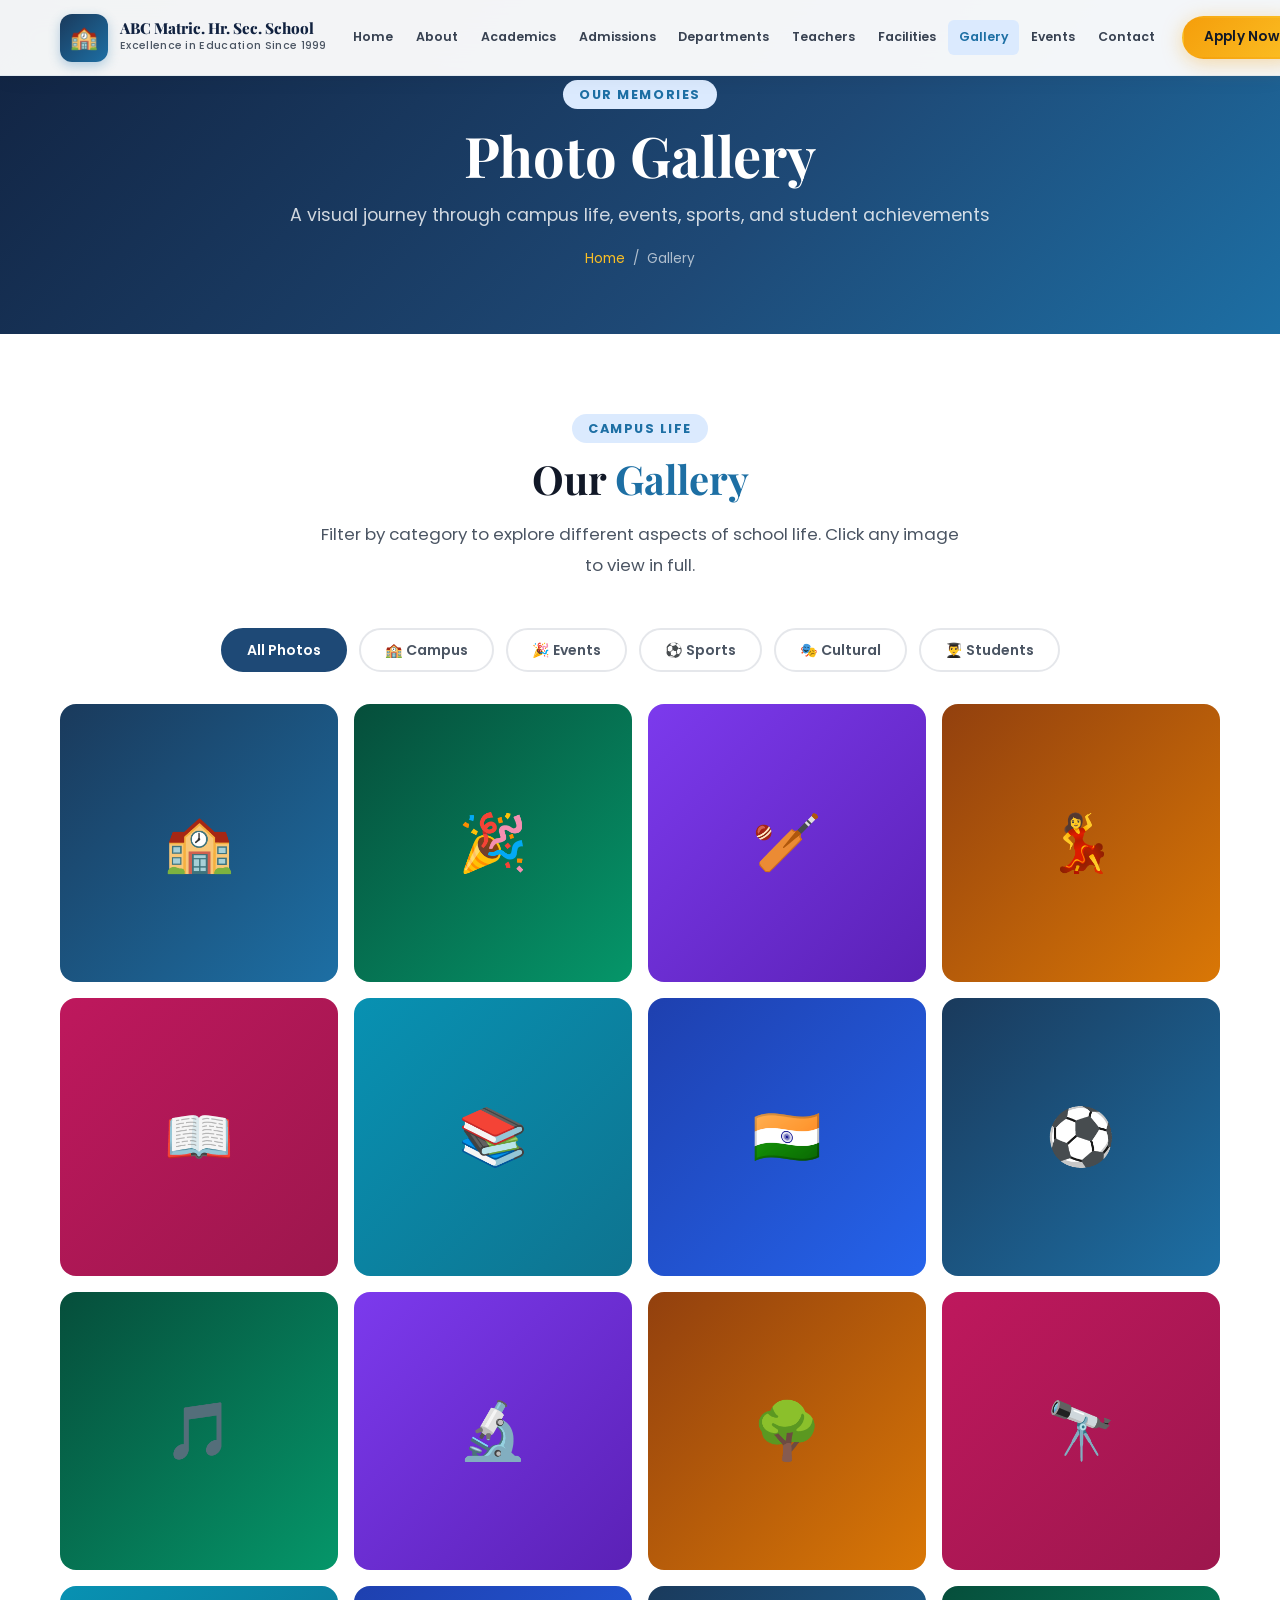
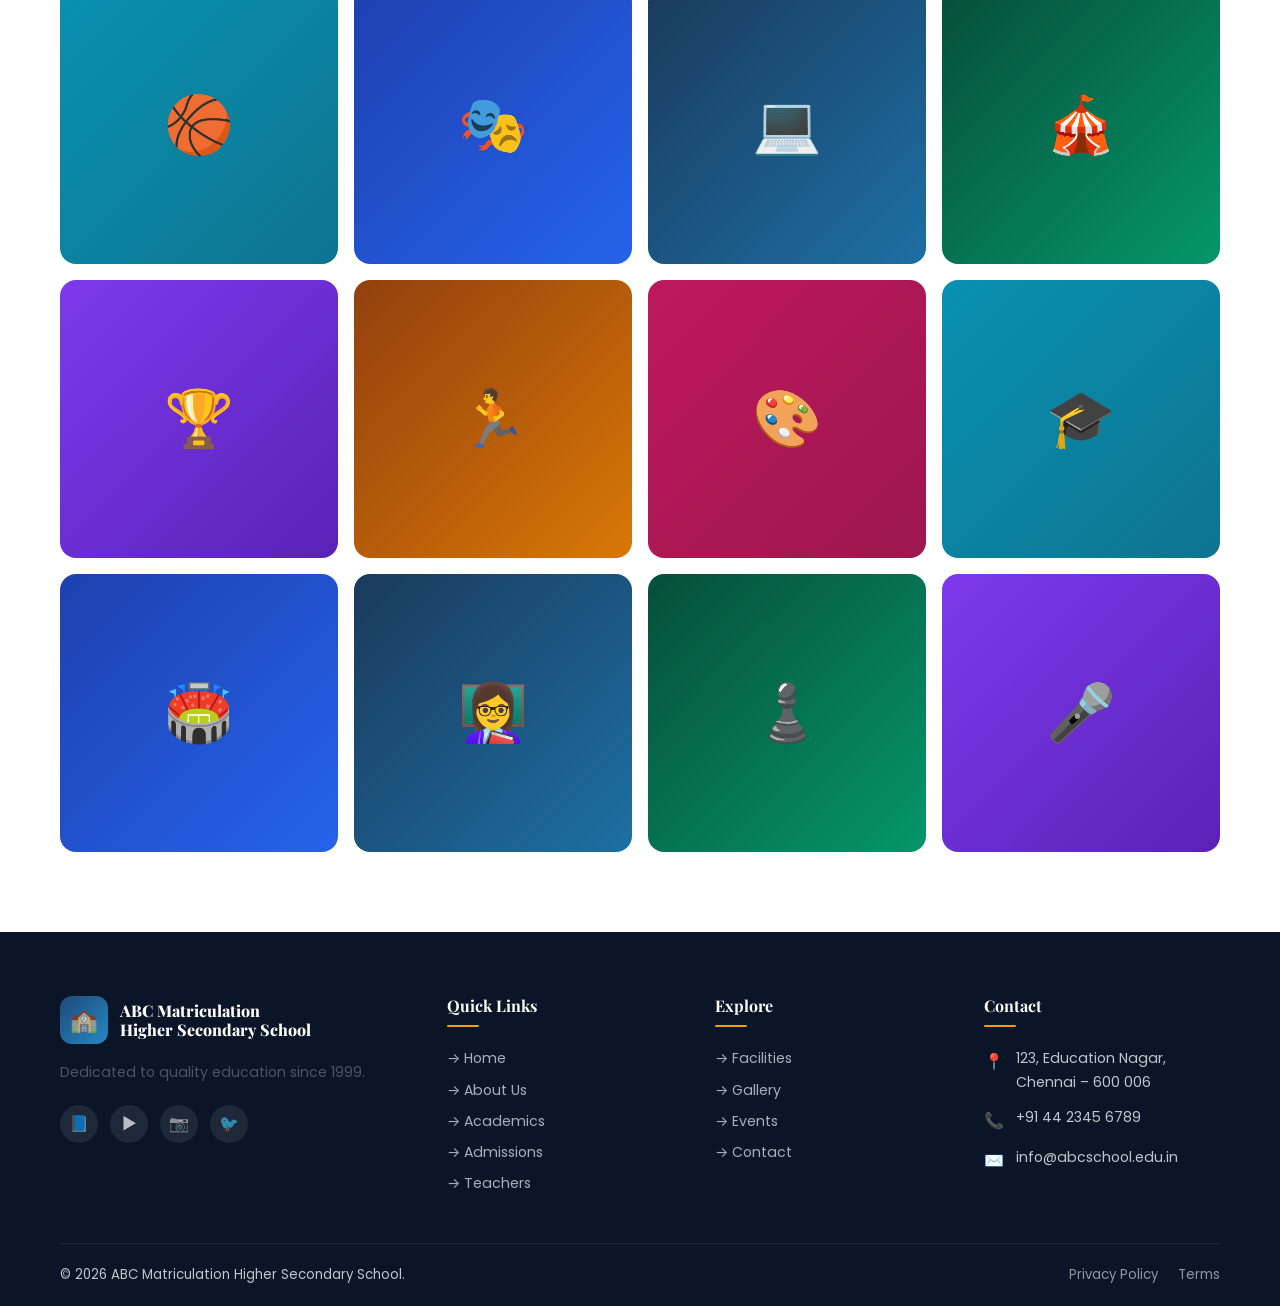
<file: gallery.html>
<!DOCTYPE html>
<html lang="en">
<head>
  <meta charset="UTF-8" /><meta name="viewport" content="width=device-width, initial-scale=1.0" />
  <title>Gallery – ABC Matriculation Higher Secondary School</title>
  <meta name="description" content="Explore the ABC School photo gallery — campus life, events, sports, cultural programs, and student activities." />
  <link rel="stylesheet" href="css/style.css" />
  <link rel="icon" href="data:image/svg+xml,<svg xmlns='http://www.w3.org/2000/svg' viewBox='0 0 100 100'><text y='.9em' font-size='90'>🏫</text></svg>" />
</head>
<body>
<nav class="navbar" id="navbar"><div class="container navbar__inner">
  <a href="index.html" class="navbar__brand"><div class="navbar__logo">🏫</div><div class="navbar__school-name"><span class="name-main">ABC Matric. Hr. Sec. School</span><span class="name-sub">Excellence in Education Since 1999</span></div></a>
  <nav class="navbar__nav">
    <a href="index.html" class="nav__link">Home</a><a href="about.html" class="nav__link">About</a>
    <a href="academics.html" class="nav__link">Academics</a><a href="admissions.html" class="nav__link">Admissions</a>
    <a href="departments.html" class="nav__link">Departments</a><a href="teachers.html" class="nav__link">Teachers</a>
    <a href="facilities.html" class="nav__link">Facilities</a><a href="gallery.html" class="nav__link active">Gallery</a>
    <a href="events.html" class="nav__link">Events</a><a href="contact.html" class="nav__link">Contact</a>
  </nav>
  <div class="navbar__cta"><a href="admissions.html" class="btn btn--accent btn--sm">Apply Now</a></div>
  <button class="navbar__hamburger" id="hamburger" aria-label="Toggle menu"><span></span><span></span><span></span></button>
</div></nav>
<div class="navbar__mobile-menu" id="mobileMenu">
  <a href="index.html" class="mobile-nav__link">🏠 Home</a><a href="about.html" class="mobile-nav__link">ℹ️ About</a>
  <a href="academics.html" class="mobile-nav__link">📚 Academics</a><a href="admissions.html" class="mobile-nav__link">📝 Admissions</a>
  <a href="departments.html" class="mobile-nav__link">🏛️ Departments</a><a href="teachers.html" class="mobile-nav__link">👩‍🏫 Teachers</a>
  <a href="facilities.html" class="mobile-nav__link">🏟️ Facilities</a><a href="gallery.html" class="mobile-nav__link active">🖼️ Gallery</a>
  <a href="events.html" class="mobile-nav__link">📅 Events</a><a href="contact.html" class="mobile-nav__link">📞 Contact</a>
  <div class="mobile-nav__cta"><a href="admissions.html" class="btn btn--primary" style="width:100%;justify-content:center;">Apply Now</a></div>
</div>

<section class="page-hero page-body">
  <div class="container page-hero__content">
    <div class="section__label">Our Memories</div>
    <h1 class="page-hero__title">Photo Gallery</h1>
    <p class="page-hero__subtitle">A visual journey through campus life, events, sports, and student achievements</p>
    <div class="page-hero__breadcrumb"><a href="index.html">Home</a><span>/</span><span>Gallery</span></div>
  </div>
</section>

<section class="section">
  <div class="container">
    <div class="section__header reveal">
      <div class="section__label">Campus Life</div>
      <h2 class="section__title">Our <span class="text-primary">Gallery</span></h2>
      <p class="section__subtitle">Filter by category to explore different aspects of school life. Click any image to view in full.</p>
    </div>

    <!-- Filter Buttons -->
    <div class="gallery-filters" role="group" aria-label="Gallery category filter">
      <button class="gallery-filter-btn active" data-filter="all" id="filter-all">All Photos</button>
      <button class="gallery-filter-btn" data-filter="campus" id="filter-campus">🏫 Campus</button>
      <button class="gallery-filter-btn" data-filter="events" id="filter-events">🎉 Events</button>
      <button class="gallery-filter-btn" data-filter="sports" id="filter-sports">⚽ Sports</button>
      <button class="gallery-filter-btn" data-filter="cultural" id="filter-cultural">🎭 Cultural</button>
      <button class="gallery-filter-btn" data-filter="students" id="filter-students">👨‍🎓 Students</button>
    </div>

    <!-- Gallery Grid -->
    <div class="gallery-grid" id="galleryGrid">

      <div class="gallery-item" data-category="campus" aria-label="School Main Building">
        <div class="gallery-item__bg">🏫</div>
        <div class="gallery-item__overlay"><div class="gallery-item__label">Main School Building</div></div>
        <div class="gallery-item__zoom">🔍</div>
      </div>

      <div class="gallery-item" data-category="events" aria-label="Annual Day Celebration">
        <div class="gallery-item__bg">🎉</div>
        <div class="gallery-item__overlay"><div class="gallery-item__label">Annual Day 2025</div></div>
        <div class="gallery-item__zoom">🔍</div>
      </div>

      <div class="gallery-item" data-category="sports" aria-label="Cricket Match">
        <div class="gallery-item__bg">🏏</div>
        <div class="gallery-item__overlay"><div class="gallery-item__label">Cricket Championship</div></div>
        <div class="gallery-item__zoom">🔍</div>
      </div>

      <div class="gallery-item" data-category="cultural" aria-label="Classical Dance Performance">
        <div class="gallery-item__bg">💃</div>
        <div class="gallery-item__overlay"><div class="gallery-item__label">Classical Dance Performance</div></div>
        <div class="gallery-item__zoom">🔍</div>
      </div>

      <div class="gallery-item" data-category="students" aria-label="Students in Classroom">
        <div class="gallery-item__bg">📖</div>
        <div class="gallery-item__overlay"><div class="gallery-item__label">Smart Classroom Session</div></div>
        <div class="gallery-item__zoom">🔍</div>
      </div>

      <div class="gallery-item" data-category="campus" aria-label="School Library">
        <div class="gallery-item__bg">📚</div>
        <div class="gallery-item__overlay"><div class="gallery-item__label">Central Library</div></div>
        <div class="gallery-item__zoom">🔍</div>
      </div>

      <div class="gallery-item" data-category="events" aria-label="Independence Day">
        <div class="gallery-item__bg">🇮🇳</div>
        <div class="gallery-item__overlay"><div class="gallery-item__label">Independence Day 2025</div></div>
        <div class="gallery-item__zoom">🔍</div>
      </div>

      <div class="gallery-item" data-category="sports" aria-label="Football Tournament">
        <div class="gallery-item__bg">⚽</div>
        <div class="gallery-item__overlay"><div class="gallery-item__label">Football Tournament</div></div>
        <div class="gallery-item__zoom">🔍</div>
      </div>

      <div class="gallery-item" data-category="cultural" aria-label="Music Concert">
        <div class="gallery-item__bg">🎵</div>
        <div class="gallery-item__overlay"><div class="gallery-item__label">School Music Concert</div></div>
        <div class="gallery-item__zoom">🔍</div>
      </div>

      <div class="gallery-item" data-category="students" aria-label="Science Lab">
        <div class="gallery-item__bg">🔬</div>
        <div class="gallery-item__overlay"><div class="gallery-item__label">Science Laboratory</div></div>
        <div class="gallery-item__zoom">🔍</div>
      </div>

      <div class="gallery-item" data-category="campus" aria-label="School Garden">
        <div class="gallery-item__bg">🌳</div>
        <div class="gallery-item__overlay"><div class="gallery-item__label">Beautiful School Garden</div></div>
        <div class="gallery-item__zoom">🔍</div>
      </div>

      <div class="gallery-item" data-category="events" aria-label="Science Exhibition">
        <div class="gallery-item__bg">🔭</div>
        <div class="gallery-item__overlay"><div class="gallery-item__label">Science Exhibition 2025</div></div>
        <div class="gallery-item__zoom">🔍</div>
      </div>

      <div class="gallery-item" data-category="sports" aria-label="Basketball Game">
        <div class="gallery-item__bg">🏀</div>
        <div class="gallery-item__overlay"><div class="gallery-item__label">Basketball Championship</div></div>
        <div class="gallery-item__zoom">🔍</div>
      </div>

      <div class="gallery-item" data-category="cultural" aria-label="Drama Performance">
        <div class="gallery-item__bg">🎭</div>
        <div class="gallery-item__overlay"><div class="gallery-item__label">School Drama Performance</div></div>
        <div class="gallery-item__zoom">🔍</div>
      </div>

      <div class="gallery-item" data-category="students" aria-label="Computer Lab">
        <div class="gallery-item__bg">💻</div>
        <div class="gallery-item__overlay"><div class="gallery-item__label">Computer Laboratory</div></div>
        <div class="gallery-item__zoom">🔍</div>
      </div>

      <div class="gallery-item" data-category="campus" aria-label="School Auditorium">
        <div class="gallery-item__bg">🎪</div>
        <div class="gallery-item__overlay"><div class="gallery-item__label">School Auditorium</div></div>
        <div class="gallery-item__zoom">🔍</div>
      </div>

      <div class="gallery-item" data-category="events" aria-label="Prize Distribution">
        <div class="gallery-item__bg">🏆</div>
        <div class="gallery-item__overlay"><div class="gallery-item__label">Prize Distribution Ceremony</div></div>
        <div class="gallery-item__zoom">🔍</div>
      </div>

      <div class="gallery-item" data-category="sports" aria-label="Athletics Track">
        <div class="gallery-item__bg">🏃</div>
        <div class="gallery-item__overlay"><div class="gallery-item__label">Athletics Day 2025</div></div>
        <div class="gallery-item__zoom">🔍</div>
      </div>

      <div class="gallery-item" data-category="cultural" aria-label="Art Exhibition">
        <div class="gallery-item__bg">🎨</div>
        <div class="gallery-item__overlay"><div class="gallery-item__label">Art Exhibition</div></div>
        <div class="gallery-item__zoom">🔍</div>
      </div>

      <div class="gallery-item" data-category="students" aria-label="Graduation Ceremony">
        <div class="gallery-item__bg">🎓</div>
        <div class="gallery-item__overlay"><div class="gallery-item__label">Graduation Ceremony</div></div>
        <div class="gallery-item__zoom">🔍</div>
      </div>

      <div class="gallery-item" data-category="campus" aria-label="School Playground">
        <div class="gallery-item__bg">🏟️</div>
        <div class="gallery-item__overlay"><div class="gallery-item__label">School Sports Complex</div></div>
        <div class="gallery-item__zoom">🔍</div>
      </div>

      <div class="gallery-item" data-category="events" aria-label="Teacher's Day">
        <div class="gallery-item__bg">👩‍🏫</div>
        <div class="gallery-item__overlay"><div class="gallery-item__label">Teacher's Day Celebration</div></div>
        <div class="gallery-item__zoom">🔍</div>
      </div>

      <div class="gallery-item" data-category="sports" aria-label="Chess Tournament">
        <div class="gallery-item__bg">♟️</div>
        <div class="gallery-item__overlay"><div class="gallery-item__label">Inter-School Chess Tournament</div></div>
        <div class="gallery-item__zoom">🔍</div>
      </div>

      <div class="gallery-item" data-category="cultural" aria-label="Singing Competition">
        <div class="gallery-item__bg">🎤</div>
        <div class="gallery-item__overlay"><div class="gallery-item__label">School Singing Competition</div></div>
        <div class="gallery-item__zoom">🔍</div>
      </div>

    </div>
  </div>
</section>

<!-- Lightbox -->
<div class="lightbox" id="galleryLightbox" role="dialog" aria-label="Image viewer" aria-modal="true">
  <div class="lightbox__inner">
    <button class="lightbox__close" id="lightboxClose" aria-label="Close lightbox">✕</button>
    <div class="lightbox__content">
      <span style="font-size:6rem">🖼️</span>
      <div class="lightbox__caption">Gallery Image</div>
    </div>
    <div class="lightbox__nav">
      <button class="lightbox__nav-btn" id="lightboxPrev" aria-label="Previous image">←</button>
      <button class="lightbox__nav-btn" id="lightboxNext" aria-label="Next image">→</button>
    </div>
  </div>
</div>

<footer class="footer" role="contentinfo"><div class="container"><div class="footer__top">
  <div class="footer__brand"><div class="footer__logo-wrap"><div class="footer__logo">🏫</div><div class="footer__school-name">ABC Matriculation<br>Higher Secondary School</div></div><p class="footer__desc">Dedicated to quality education since 1999.</p><div class="footer__socials"><a href="#" class="footer__social-btn">📘</a><a href="#" class="footer__social-btn">▶️</a><a href="#" class="footer__social-btn">📷</a><a href="#" class="footer__social-btn">🐦</a></div></div>
  <div><h3 class="footer__section-title">Quick Links</h3><ul class="footer__links"><li><a href="index.html" class="footer__link">→ Home</a></li><li><a href="about.html" class="footer__link">→ About Us</a></li><li><a href="academics.html" class="footer__link">→ Academics</a></li><li><a href="admissions.html" class="footer__link">→ Admissions</a></li><li><a href="teachers.html" class="footer__link">→ Teachers</a></li></ul></div>
  <div><h3 class="footer__section-title">Explore</h3><ul class="footer__links"><li><a href="facilities.html" class="footer__link">→ Facilities</a></li><li><a href="gallery.html" class="footer__link">→ Gallery</a></li><li><a href="events.html" class="footer__link">→ Events</a></li><li><a href="contact.html" class="footer__link">→ Contact</a></li></ul></div>
  <div><h3 class="footer__section-title">Contact</h3><div class="footer__contact-item"><span class="footer__contact-icon">📍</span><span>123, Education Nagar, Chennai – 600 006</span></div><div class="footer__contact-item"><span class="footer__contact-icon">📞</span><span>+91 44 2345 6789</span></div><div class="footer__contact-item"><span class="footer__contact-icon">✉️</span><span>info@abcschool.edu.in</span></div></div>
</div><div class="footer__bottom"><div class="footer__copyright">© 2026 ABC Matriculation Higher Secondary School.</div><div class="footer__bottom-links"><a href="#" class="footer__bottom-link">Privacy Policy</a><a href="#" class="footer__bottom-link">Terms</a></div></div></div></footer>
<button id="backToTop" aria-label="Back to top">↑</button>
<script src="js/script.js"></script>
</body></html>
</file>
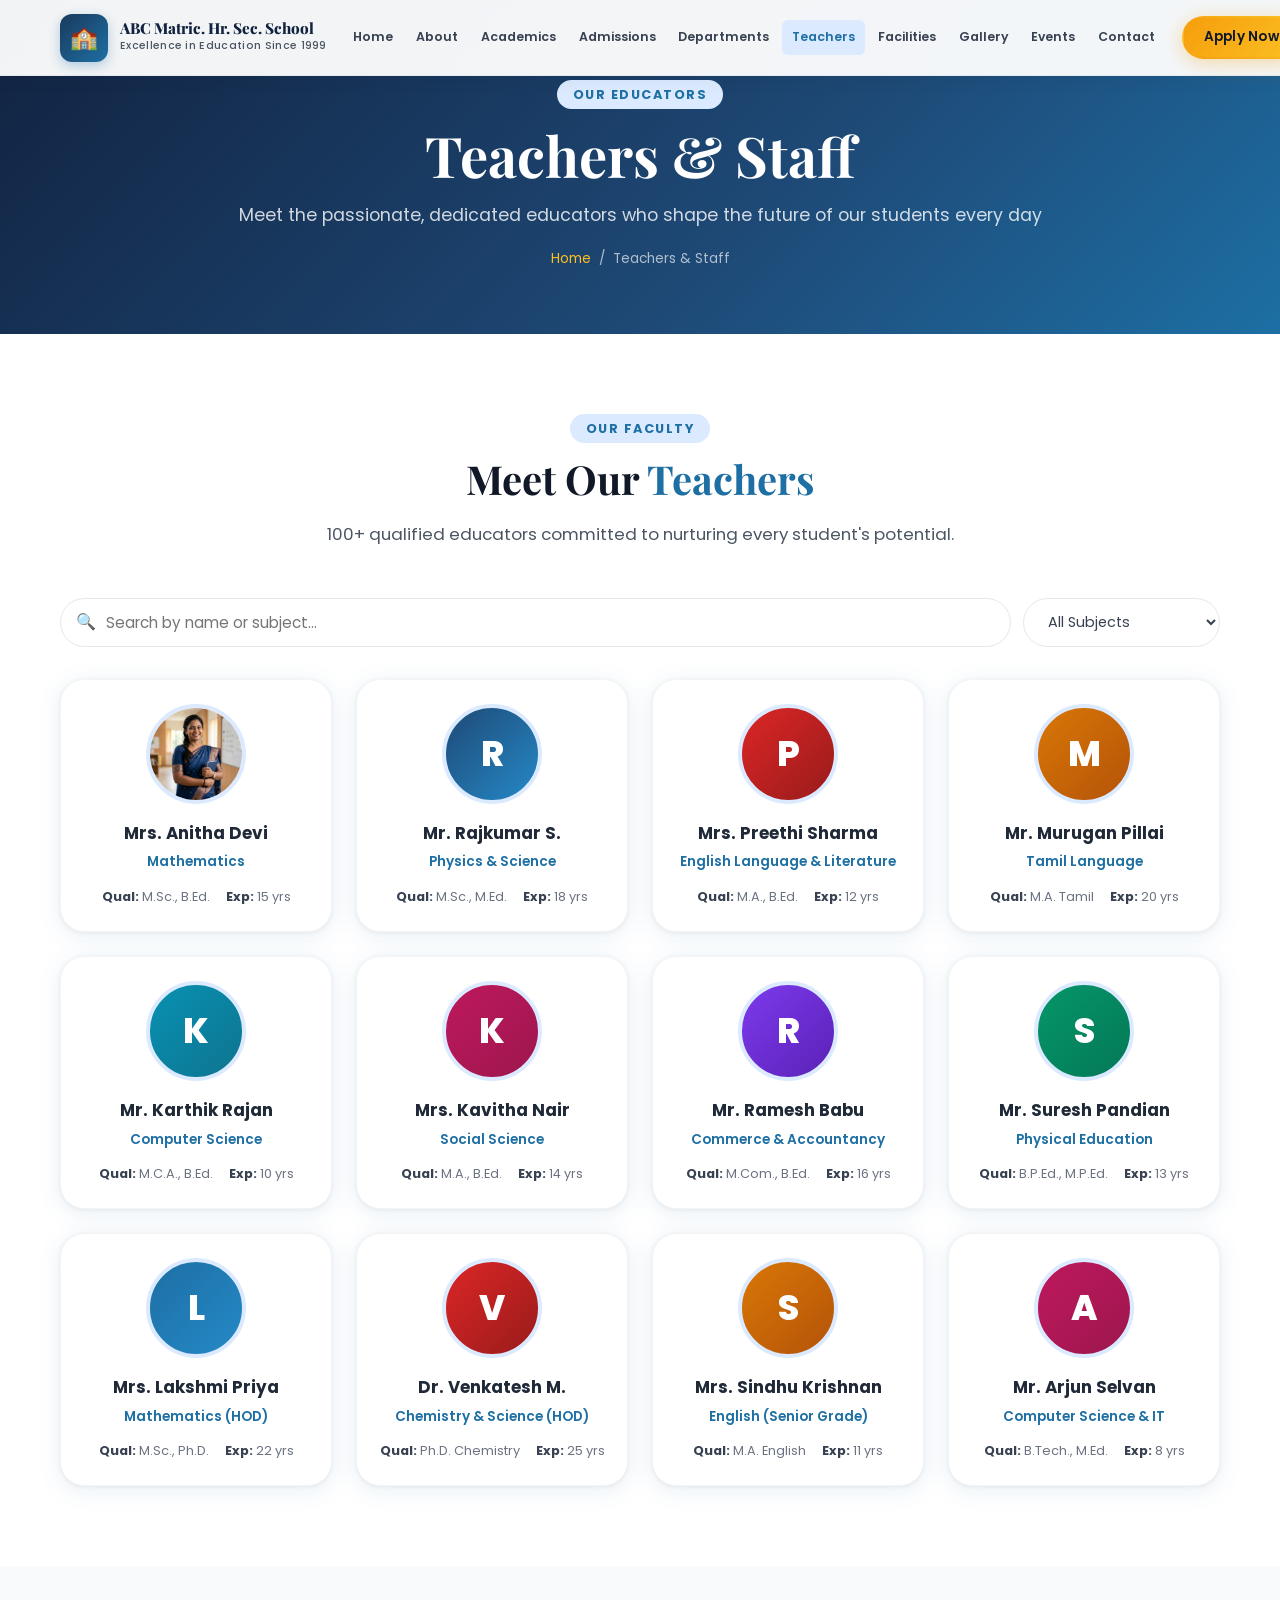
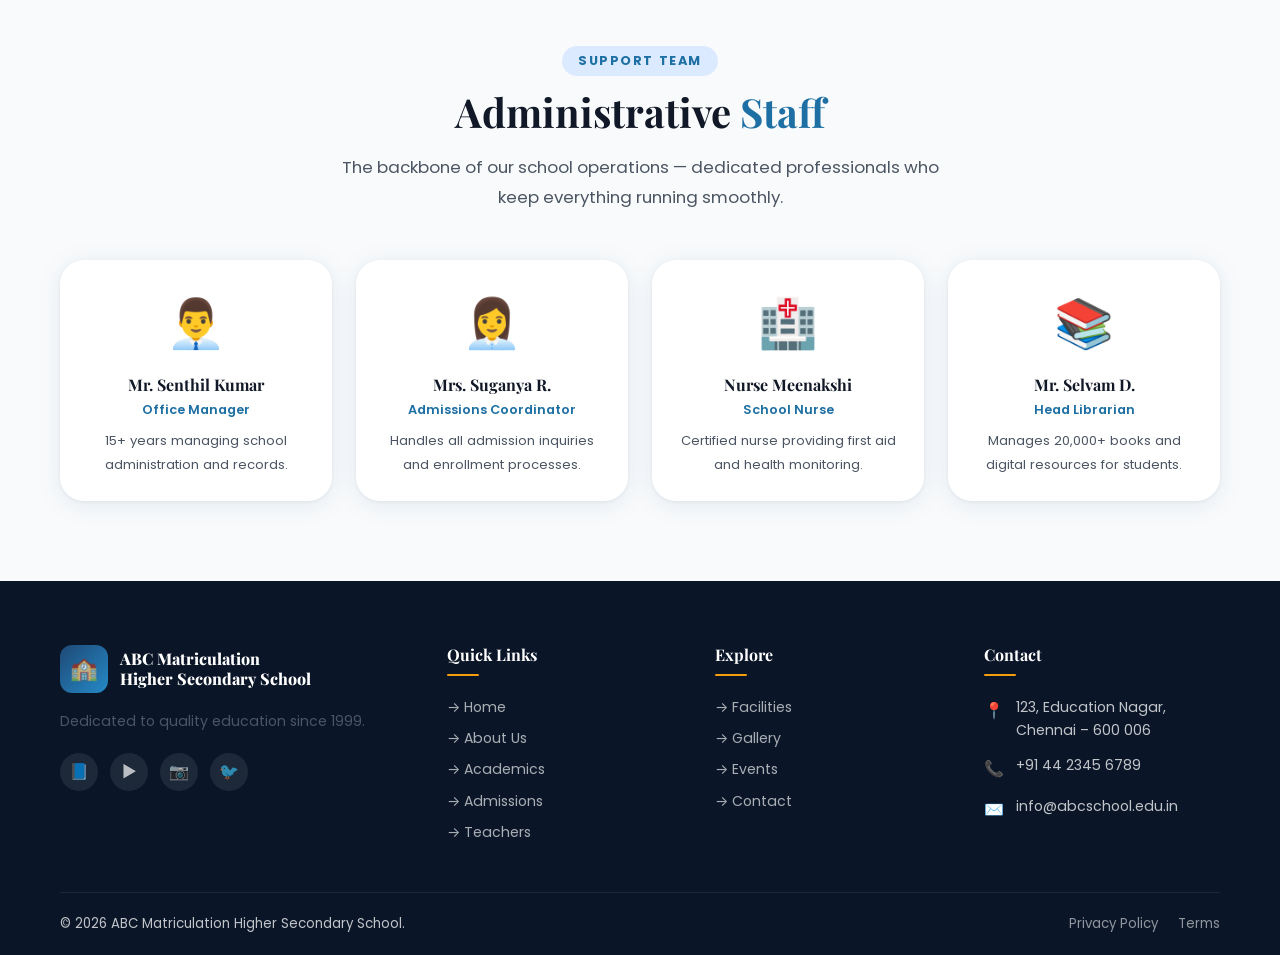
<file: teachers.html>
<!DOCTYPE html>
<html lang="en">
<head>
  <meta charset="UTF-8" /><meta name="viewport" content="width=device-width, initial-scale=1.0" />
  <title>Teachers & Staff – ABC Matriculation Higher Secondary School</title>
  <meta name="description" content="Meet the dedicated teachers and staff of ABC School. Search and filter by subject. 100+ qualified educators committed to student excellence." />
  <link rel="stylesheet" href="css/style.css" />
  <link rel="icon" href="data:image/svg+xml,<svg xmlns='http://www.w3.org/2000/svg' viewBox='0 0 100 100'><text y='.9em' font-size='90'>🏫</text></svg>" />
</head>
<body>
<nav class="navbar" id="navbar"><div class="container navbar__inner">
  <a href="index.html" class="navbar__brand"><div class="navbar__logo">🏫</div><div class="navbar__school-name"><span class="name-main">ABC Matric. Hr. Sec. School</span><span class="name-sub">Excellence in Education Since 1999</span></div></a>
  <nav class="navbar__nav">
    <a href="index.html" class="nav__link">Home</a><a href="about.html" class="nav__link">About</a>
    <a href="academics.html" class="nav__link">Academics</a><a href="admissions.html" class="nav__link">Admissions</a>
    <a href="departments.html" class="nav__link">Departments</a><a href="teachers.html" class="nav__link active">Teachers</a>
    <a href="facilities.html" class="nav__link">Facilities</a><a href="gallery.html" class="nav__link">Gallery</a>
    <a href="events.html" class="nav__link">Events</a><a href="contact.html" class="nav__link">Contact</a>
  </nav>
  <div class="navbar__cta"><a href="admissions.html" class="btn btn--accent btn--sm">Apply Now</a></div>
  <button class="navbar__hamburger" id="hamburger" aria-label="Toggle menu"><span></span><span></span><span></span></button>
</div></nav>
<div class="navbar__mobile-menu" id="mobileMenu">
  <a href="index.html" class="mobile-nav__link">🏠 Home</a><a href="about.html" class="mobile-nav__link">ℹ️ About</a>
  <a href="academics.html" class="mobile-nav__link">📚 Academics</a><a href="admissions.html" class="mobile-nav__link">📝 Admissions</a>
  <a href="departments.html" class="mobile-nav__link">🏛️ Departments</a><a href="teachers.html" class="mobile-nav__link active">👩‍🏫 Teachers</a>
  <a href="facilities.html" class="mobile-nav__link">🏟️ Facilities</a><a href="gallery.html" class="mobile-nav__link">🖼️ Gallery</a>
  <a href="events.html" class="mobile-nav__link">📅 Events</a><a href="contact.html" class="mobile-nav__link">📞 Contact</a>
  <div class="mobile-nav__cta"><a href="admissions.html" class="btn btn--primary" style="width:100%;justify-content:center;">Apply Now</a></div>
</div>

<section class="page-hero page-body">
  <div class="container page-hero__content">
    <div class="section__label">Our Educators</div>
    <h1 class="page-hero__title">Teachers & Staff</h1>
    <p class="page-hero__subtitle">Meet the passionate, dedicated educators who shape the future of our students every day</p>
    <div class="page-hero__breadcrumb"><a href="index.html">Home</a><span>/</span><span>Teachers & Staff</span></div>
  </div>
</section>

<section class="section">
  <div class="container">
    <div class="section__header reveal">
      <div class="section__label">Our Faculty</div>
      <h2 class="section__title">Meet Our <span class="text-primary">Teachers</span></h2>
      <p class="section__subtitle">100+ qualified educators committed to nurturing every student's potential.</p>
    </div>

    <!-- Search & Filter -->
    <div class="search-bar reveal">
      <div class="search-input-wrap">
        <span class="icon">🔍</span>
        <input type="text" id="teacherSearch" class="search-input" placeholder="Search by name or subject..." aria-label="Search teachers" />
      </div>
      <select id="teacherFilter" class="filter-select" aria-label="Filter by subject">
        <option value="">All Subjects</option>
        <option value="mathematics">Mathematics</option>
        <option value="science">Science</option>
        <option value="english">English</option>
        <option value="tamil">Tamil</option>
        <option value="computer science">Computer Science</option>
        <option value="social science">Social Science</option>
        <option value="commerce">Commerce</option>
        <option value="physical education">Physical Education</option>
      </select>
    </div>

    <!-- Teacher Cards Grid -->
    <div class="grid grid--4" id="teachersGrid">

      <div class="teacher-card" data-name="Mrs. Anitha Devi" data-subject="mathematics">
        <div class="teacher-card__img-wrap">
          <img src="assets/images/teacher1.jpg" alt="Mrs. Anitha Devi" class="teacher-card__img" />
        </div>
        <div class="teacher-card__body">
          <div class="teacher-card__name">Mrs. Anitha Devi</div>
          <div class="teacher-card__subject">Mathematics</div>
          <div class="teacher-card__details">
            <div class="teacher-card__detail"><strong>Qual:</strong> M.Sc., B.Ed.</div>
            <div class="teacher-card__detail"><strong>Exp:</strong> 15 yrs</div>
          </div>
        </div>
      </div>

      <div class="teacher-card" data-name="Mr. Rajkumar S." data-subject="science">
        <div class="teacher-card__img-wrap">
          <div class="teacher-card__placeholder">R</div>
        </div>
        <div class="teacher-card__body">
          <div class="teacher-card__name">Mr. Rajkumar S.</div>
          <div class="teacher-card__subject">Physics & Science</div>
          <div class="teacher-card__details">
            <div class="teacher-card__detail"><strong>Qual:</strong> M.Sc., M.Ed.</div>
            <div class="teacher-card__detail"><strong>Exp:</strong> 18 yrs</div>
          </div>
        </div>
      </div>

      <div class="teacher-card" data-name="Mrs. Preethi Sharma" data-subject="english">
        <div class="teacher-card__img-wrap">
          <div class="teacher-card__placeholder" style="background:linear-gradient(135deg,#dc2626,#991b1b)">P</div>
        </div>
        <div class="teacher-card__body">
          <div class="teacher-card__name">Mrs. Preethi Sharma</div>
          <div class="teacher-card__subject">English Language & Literature</div>
          <div class="teacher-card__details">
            <div class="teacher-card__detail"><strong>Qual:</strong> M.A., B.Ed.</div>
            <div class="teacher-card__detail"><strong>Exp:</strong> 12 yrs</div>
          </div>
        </div>
      </div>

      <div class="teacher-card" data-name="Mr. Murugan Pillai" data-subject="tamil">
        <div class="teacher-card__img-wrap">
          <div class="teacher-card__placeholder" style="background:linear-gradient(135deg,#d97706,#b45309)">M</div>
        </div>
        <div class="teacher-card__body">
          <div class="teacher-card__name">Mr. Murugan Pillai</div>
          <div class="teacher-card__subject">Tamil Language</div>
          <div class="teacher-card__details">
            <div class="teacher-card__detail"><strong>Qual:</strong> M.A. Tamil</div>
            <div class="teacher-card__detail"><strong>Exp:</strong> 20 yrs</div>
          </div>
        </div>
      </div>

      <div class="teacher-card" data-name="Mr. Karthik Rajan" data-subject="computer science">
        <div class="teacher-card__img-wrap">
          <div class="teacher-card__placeholder" style="background:linear-gradient(135deg,#0891b2,#0e7490)">K</div>
        </div>
        <div class="teacher-card__body">
          <div class="teacher-card__name">Mr. Karthik Rajan</div>
          <div class="teacher-card__subject">Computer Science</div>
          <div class="teacher-card__details">
            <div class="teacher-card__detail"><strong>Qual:</strong> M.C.A., B.Ed.</div>
            <div class="teacher-card__detail"><strong>Exp:</strong> 10 yrs</div>
          </div>
        </div>
      </div>

      <div class="teacher-card" data-name="Mrs. Kavitha Nair" data-subject="social science">
        <div class="teacher-card__img-wrap">
          <div class="teacher-card__placeholder" style="background:linear-gradient(135deg,#be185d,#9d174d)">K</div>
        </div>
        <div class="teacher-card__body">
          <div class="teacher-card__name">Mrs. Kavitha Nair</div>
          <div class="teacher-card__subject">Social Science</div>
          <div class="teacher-card__details">
            <div class="teacher-card__detail"><strong>Qual:</strong> M.A., B.Ed.</div>
            <div class="teacher-card__detail"><strong>Exp:</strong> 14 yrs</div>
          </div>
        </div>
      </div>

      <div class="teacher-card" data-name="Mr. Ramesh Babu" data-subject="commerce">
        <div class="teacher-card__img-wrap">
          <div class="teacher-card__placeholder" style="background:linear-gradient(135deg,#7c3aed,#5b21b6)">R</div>
        </div>
        <div class="teacher-card__body">
          <div class="teacher-card__name">Mr. Ramesh Babu</div>
          <div class="teacher-card__subject">Commerce & Accountancy</div>
          <div class="teacher-card__details">
            <div class="teacher-card__detail"><strong>Qual:</strong> M.Com., B.Ed.</div>
            <div class="teacher-card__detail"><strong>Exp:</strong> 16 yrs</div>
          </div>
        </div>
      </div>

      <div class="teacher-card" data-name="Mr. Suresh Pandian" data-subject="physical education">
        <div class="teacher-card__img-wrap">
          <div class="teacher-card__placeholder" style="background:linear-gradient(135deg,#059669,#047857)">S</div>
        </div>
        <div class="teacher-card__body">
          <div class="teacher-card__name">Mr. Suresh Pandian</div>
          <div class="teacher-card__subject">Physical Education</div>
          <div class="teacher-card__details">
            <div class="teacher-card__detail"><strong>Qual:</strong> B.P.Ed., M.P.Ed.</div>
            <div class="teacher-card__detail"><strong>Exp:</strong> 13 yrs</div>
          </div>
        </div>
      </div>

      <div class="teacher-card" data-name="Mrs. Lakshmi Priya" data-subject="mathematics">
        <div class="teacher-card__img-wrap">
          <div class="teacher-card__placeholder" style="background:linear-gradient(135deg,#1d6fa4,#2589c7)">L</div>
        </div>
        <div class="teacher-card__body">
          <div class="teacher-card__name">Mrs. Lakshmi Priya</div>
          <div class="teacher-card__subject">Mathematics (HOD)</div>
          <div class="teacher-card__details">
            <div class="teacher-card__detail"><strong>Qual:</strong> M.Sc., Ph.D.</div>
            <div class="teacher-card__detail"><strong>Exp:</strong> 22 yrs</div>
          </div>
        </div>
      </div>

      <div class="teacher-card" data-name="Mr. Venkatesh M." data-subject="science">
        <div class="teacher-card__img-wrap">
          <div class="teacher-card__placeholder" style="background:linear-gradient(135deg,#dc2626,#991b1b)">V</div>
        </div>
        <div class="teacher-card__body">
          <div class="teacher-card__name">Dr. Venkatesh M.</div>
          <div class="teacher-card__subject">Chemistry & Science (HOD)</div>
          <div class="teacher-card__details">
            <div class="teacher-card__detail"><strong>Qual:</strong> Ph.D. Chemistry</div>
            <div class="teacher-card__detail"><strong>Exp:</strong> 25 yrs</div>
          </div>
        </div>
      </div>

      <div class="teacher-card" data-name="Mrs. Sindhu Krishnan" data-subject="english">
        <div class="teacher-card__img-wrap">
          <div class="teacher-card__placeholder" style="background:linear-gradient(135deg,#d97706,#b45309)">S</div>
        </div>
        <div class="teacher-card__body">
          <div class="teacher-card__name">Mrs. Sindhu Krishnan</div>
          <div class="teacher-card__subject">English (Senior Grade)</div>
          <div class="teacher-card__details">
            <div class="teacher-card__detail"><strong>Qual:</strong> M.A. English</div>
            <div class="teacher-card__detail"><strong>Exp:</strong> 11 yrs</div>
          </div>
        </div>
      </div>

      <div class="teacher-card" data-name="Mr. Arjun Selvan" data-subject="computer science">
        <div class="teacher-card__img-wrap">
          <div class="teacher-card__placeholder" style="background:linear-gradient(135deg,#be185d,#9d174d)">A</div>
        </div>
        <div class="teacher-card__body">
          <div class="teacher-card__name">Mr. Arjun Selvan</div>
          <div class="teacher-card__subject">Computer Science & IT</div>
          <div class="teacher-card__details">
            <div class="teacher-card__detail"><strong>Qual:</strong> B.Tech., M.Ed.</div>
            <div class="teacher-card__detail"><strong>Exp:</strong> 8 yrs</div>
          </div>
        </div>
      </div>

      <div class="no-results" id="noTeacherResults">
        <div style="font-size:3rem;margin-bottom:1rem">🔍</div>
        <p>No teachers found matching your search. Try a different name or subject.</p>
      </div>

    </div>
  </div>
</section>

<!-- Admin Staff -->
<section class="section bg-light">
  <div class="container">
    <div class="section__header reveal">
      <div class="section__label">Support Team</div>
      <h2 class="section__title">Administrative <span class="text-primary">Staff</span></h2>
      <p class="section__subtitle">The backbone of our school operations — dedicated professionals who keep everything running smoothly.</p>
    </div>
    <div class="grid grid--4">
      <div class="card reveal delay-1"><div class="card__body" style="text-align:center">
        <div style="font-size:3rem;margin-bottom:0.75rem">👨‍💼</div>
        <h3 style="font-size:1rem;margin-bottom:0.25rem">Mr. Senthil Kumar</h3>
        <p style="font-size:0.8rem;color:var(--primary-500);font-weight:600;margin-bottom:0.5rem">Office Manager</p>
        <p style="font-size:0.82rem;color:var(--text-secondary)">15+ years managing school administration and records.</p>
      </div></div>
      <div class="card reveal delay-2"><div class="card__body" style="text-align:center">
        <div style="font-size:3rem;margin-bottom:0.75rem">👩‍💼</div>
        <h3 style="font-size:1rem;margin-bottom:0.25rem">Mrs. Suganya R.</h3>
        <p style="font-size:0.8rem;color:var(--primary-500);font-weight:600;margin-bottom:0.5rem">Admissions Coordinator</p>
        <p style="font-size:0.82rem;color:var(--text-secondary)">Handles all admission inquiries and enrollment processes.</p>
      </div></div>
      <div class="card reveal delay-3"><div class="card__body" style="text-align:center">
        <div style="font-size:3rem;margin-bottom:0.75rem">🏥</div>
        <h3 style="font-size:1rem;margin-bottom:0.25rem">Nurse Meenakshi</h3>
        <p style="font-size:0.8rem;color:var(--primary-500);font-weight:600;margin-bottom:0.5rem">School Nurse</p>
        <p style="font-size:0.82rem;color:var(--text-secondary)">Certified nurse providing first aid and health monitoring.</p>
      </div></div>
      <div class="card reveal delay-4"><div class="card__body" style="text-align:center">
        <div style="font-size:3rem;margin-bottom:0.75rem">📚</div>
        <h3 style="font-size:1rem;margin-bottom:0.25rem">Mr. Selvam D.</h3>
        <p style="font-size:0.8rem;color:var(--primary-500);font-weight:600;margin-bottom:0.5rem">Head Librarian</p>
        <p style="font-size:0.82rem;color:var(--text-secondary)">Manages 20,000+ books and digital resources for students.</p>
      </div></div>
    </div>
  </div>
</section>

<footer class="footer" role="contentinfo"><div class="container"><div class="footer__top">
  <div class="footer__brand"><div class="footer__logo-wrap"><div class="footer__logo">🏫</div><div class="footer__school-name">ABC Matriculation<br>Higher Secondary School</div></div><p class="footer__desc">Dedicated to quality education since 1999.</p><div class="footer__socials"><a href="#" class="footer__social-btn">📘</a><a href="#" class="footer__social-btn">▶️</a><a href="#" class="footer__social-btn">📷</a><a href="#" class="footer__social-btn">🐦</a></div></div>
  <div><h3 class="footer__section-title">Quick Links</h3><ul class="footer__links"><li><a href="index.html" class="footer__link">→ Home</a></li><li><a href="about.html" class="footer__link">→ About Us</a></li><li><a href="academics.html" class="footer__link">→ Academics</a></li><li><a href="admissions.html" class="footer__link">→ Admissions</a></li><li><a href="teachers.html" class="footer__link">→ Teachers</a></li></ul></div>
  <div><h3 class="footer__section-title">Explore</h3><ul class="footer__links"><li><a href="facilities.html" class="footer__link">→ Facilities</a></li><li><a href="gallery.html" class="footer__link">→ Gallery</a></li><li><a href="events.html" class="footer__link">→ Events</a></li><li><a href="contact.html" class="footer__link">→ Contact</a></li></ul></div>
  <div><h3 class="footer__section-title">Contact</h3><div class="footer__contact-item"><span class="footer__contact-icon">📍</span><span>123, Education Nagar, Chennai – 600 006</span></div><div class="footer__contact-item"><span class="footer__contact-icon">📞</span><span>+91 44 2345 6789</span></div><div class="footer__contact-item"><span class="footer__contact-icon">✉️</span><span>info@abcschool.edu.in</span></div></div>
</div><div class="footer__bottom"><div class="footer__copyright">© 2026 ABC Matriculation Higher Secondary School.</div><div class="footer__bottom-links"><a href="#" class="footer__bottom-link">Privacy Policy</a><a href="#" class="footer__bottom-link">Terms</a></div></div></div></footer>
<button id="backToTop" aria-label="Back to top">↑</button>
<script src="js/script.js"></script>
</body></html>
</file>
<file: css/style.css>
/* ============================================================
   ABC Matriculation Higher Secondary School - Main Stylesheet
   ============================================================ */
@import url('https://fonts.googleapis.com/css2?family=Inter:wght@300;400;500;600;700;800&family=Playfair+Display:wght@400;600;700;800&family=Poppins:wght@300;400;500;600;700;800&display=swap');

/* CSS Custom Properties */
:root {
  --primary-900: #0a1628;
  --primary-800: #112240;
  --primary-700: #1a3a5c;
  --primary-600: #1e4976;
  --primary-500: #1d6fa4;
  --primary-400: #2589c7;
  --primary-300: #4ea8de;
  --primary-200: #93c5fd;
  --primary-100: #dbeafe;
  --accent-600: #92400e;
  --accent-500: #d97706;
  --accent-400: #f59e0b;
  --accent-300: #fbbf24;
  --accent-200: #fde68a;
  --accent-100: #fef3c7;
  --emerald-600: #059669;
  --emerald-500: #10b981;
  --emerald-400: #34d399;
  --emerald-100: #d1fae5;
  --gray-900: #111827;
  --gray-800: #1f2937;
  --gray-700: #374151;
  --gray-600: #4b5563;
  --gray-500: #6b7280;
  --gray-400: #9ca3af;
  --gray-300: #d1d5db;
  --gray-200: #e5e7eb;
  --gray-100: #f3f4f6;
  --gray-50: #f9fafb;
  --white: #ffffff;
  --text-primary: var(--gray-900);
  --text-secondary: var(--gray-600);
  --text-muted: var(--gray-400);
  --bg-primary: var(--white);
  --bg-secondary: var(--gray-50);
  --font-heading: 'Playfair Display', Georgia, serif;
  --font-body: 'Poppins', 'Inter', sans-serif;
  --space-1: 0.25rem; --space-2: 0.5rem; --space-3: 0.75rem;
  --space-4: 1rem; --space-5: 1.25rem; --space-6: 1.5rem;
  --space-8: 2rem; --space-10: 2.5rem; --space-12: 3rem;
  --space-16: 4rem; --space-20: 5rem; --space-24: 6rem; --space-32: 8rem;
  --radius-sm: 0.375rem; --radius-md: 0.75rem; --radius-lg: 1rem;
  --radius-xl: 1.5rem; --radius-2xl: 2rem; --radius-full: 9999px;
  --shadow-sm: 0 1px 3px rgba(0,0,0,0.08);
  --shadow-md: 0 4px 16px rgba(0,0,0,0.10);
  --shadow-lg: 0 10px 40px rgba(0,0,0,0.13);
  --shadow-xl: 0 20px 60px rgba(0,0,0,0.18);
  --shadow-card: 0 4px 24px rgba(29,111,164,0.10), 0 1px 4px rgba(0,0,0,0.06);
  --transition-fast: 150ms ease;
  --transition-base: 250ms ease;
  --transition-slow: 400ms ease;
  --navbar-h: 76px;
}

/* Reset & Base */
*, *::before, *::after { box-sizing: border-box; margin: 0; padding: 0; }
html { scroll-behavior: smooth; font-size: 16px; }
body { font-family: var(--font-body); color: var(--text-primary); background: var(--bg-primary); line-height: 1.65; overflow-x: hidden; -webkit-font-smoothing: antialiased; }
img { max-width: 100%; height: auto; display: block; }
a { text-decoration: none; color: inherit; }
ul { list-style: none; }
button { cursor: pointer; font-family: inherit; border: none; background: none; }
input, textarea, select { font-family: inherit; }

/* Typography */
h1, h2, h3, h4, h5, h6 { font-family: var(--font-heading); line-height: 1.2; font-weight: 700; color: var(--gray-900); }
h1 { font-size: clamp(2rem, 5vw, 3.5rem); }
h2 { font-size: clamp(1.6rem, 3.5vw, 2.5rem); }
h3 { font-size: clamp(1.2rem, 2.5vw, 1.6rem); }
h4 { font-size: 1.2rem; }
p { color: var(--text-secondary); line-height: 1.8; }

/* Utilities */
.container { width: 100%; max-width: 1200px; margin: 0 auto; padding: 0 var(--space-5); }
.section { padding: var(--space-20) 0; }
.section--sm { padding: var(--space-12) 0; }
.section--lg { padding: var(--space-32) 0; }
.section__header { text-align: center; margin-bottom: var(--space-12); }
.section__label { display: inline-block; font-size: 0.8rem; font-weight: 700; letter-spacing: 0.12em; text-transform: uppercase; color: var(--primary-500); background: var(--primary-100); padding: var(--space-1) var(--space-4); border-radius: var(--radius-full); margin-bottom: var(--space-3); }
.section__title { margin-bottom: var(--space-4); }
.section__subtitle { max-width: 640px; margin: 0 auto; color: var(--text-secondary); font-size: 1.05rem; }
.text-center { text-align: center; }
.text-primary { color: var(--primary-500); }
.text-accent { color: var(--accent-400); }
.text-white { color: var(--white); }
.bg-light { background: var(--bg-secondary); }

/* Buttons */
.btn { display: inline-flex; align-items: center; gap: var(--space-2); padding: 0.75rem 2rem; border-radius: var(--radius-full); font-weight: 600; font-size: 0.95rem; transition: all var(--transition-base); letter-spacing: 0.02em; border: 2px solid transparent; white-space: nowrap; }
.btn--primary { background: linear-gradient(135deg, var(--primary-500), var(--primary-400)); color: var(--white); box-shadow: 0 4px 20px rgba(29,111,164,0.35); }
.btn--primary:hover { transform: translateY(-2px); box-shadow: 0 8px 30px rgba(29,111,164,0.45); }
.btn--accent { background: linear-gradient(135deg, var(--accent-400), var(--accent-300)); color: var(--gray-900); box-shadow: 0 4px 20px rgba(245,158,11,0.35); }
.btn--accent:hover { transform: translateY(-2px); }
.btn--outline { border-color: var(--white); color: var(--white); background: transparent; }
.btn--outline:hover { background: var(--white); color: var(--primary-700); transform: translateY(-2px); }
.btn--outline-primary { border-color: var(--primary-500); color: var(--primary-500); background: transparent; }
.btn--outline-primary:hover { background: var(--primary-500); color: var(--white); transform: translateY(-2px); }
.btn--sm { padding: 0.5rem 1.25rem; font-size: 0.85rem; }
.btn--lg { padding: 1rem 2.5rem; font-size: 1.05rem; }

/* Cards */
.card { background: var(--white); border-radius: var(--radius-xl); box-shadow: var(--shadow-card); overflow: hidden; transition: transform var(--transition-base), box-shadow var(--transition-base); }
.card:hover { transform: translateY(-6px); box-shadow: var(--shadow-xl); }
.card__body { padding: var(--space-6); }

/* Badge */
.badge { display: inline-block; padding: 0.25rem 0.75rem; border-radius: var(--radius-full); font-size: 0.75rem; font-weight: 600; letter-spacing: 0.04em; }
.badge--primary { background: var(--primary-100); color: var(--primary-700); }
.badge--accent { background: var(--accent-100); color: var(--accent-600); }
.badge--success { background: var(--emerald-100); color: var(--emerald-600); }

/* Grids */
.grid { display: grid; gap: var(--space-6); }
.grid--2 { grid-template-columns: repeat(2, 1fr); }
.grid--3 { grid-template-columns: repeat(3, 1fr); }
.grid--4 { grid-template-columns: repeat(4, 1fr); }
.grid--auto { grid-template-columns: repeat(auto-fit, minmax(280px, 1fr)); }

/* ============================================================
   NAVBAR
   ============================================================ */
.navbar { position: fixed; top: 0; left: 0; right: 0; z-index: 1000; height: var(--navbar-h); background: rgba(255,255,255,0.95); backdrop-filter: blur(16px); -webkit-backdrop-filter: blur(16px); border-bottom: 1px solid rgba(29,111,164,0.08); box-shadow: 0 2px 20px rgba(0,0,0,0.06); transition: all var(--transition-base); }
.navbar--scrolled { background: rgba(255,255,255,0.98); box-shadow: 0 4px 30px rgba(0,0,0,0.12); }
.navbar__inner { display: flex; align-items: center; justify-content: space-between; height: 100%; gap: var(--space-4); }
.navbar__brand { display: flex; align-items: center; gap: var(--space-3); flex-shrink: 0; }
.navbar__logo { width: 48px; height: 48px; border-radius: var(--radius-md); background: linear-gradient(135deg, var(--primary-700), var(--primary-500)); display: flex; align-items: center; justify-content: center; flex-shrink: 0; font-size: 1.4rem; box-shadow: 0 4px 12px rgba(29,111,164,0.30); }
.navbar__school-name { display: flex; flex-direction: column; }
.navbar__school-name .name-main { font-family: var(--font-heading); font-size: 0.95rem; font-weight: 800; color: var(--primary-800); line-height: 1.1; }
.navbar__school-name .name-sub { font-size: 0.66rem; color: var(--text-secondary); font-weight: 500; letter-spacing: 0.03em; }
.navbar__nav { display: flex; align-items: center; gap: 2px; }
.nav__link { position: relative; padding: 0.45rem 0.65rem; font-size: 0.78rem; font-weight: 600; color: var(--gray-700); border-radius: var(--radius-sm); transition: color var(--transition-fast), background var(--transition-fast); white-space: nowrap; }
.nav__link:hover, .nav__link.active { color: var(--primary-500); background: var(--primary-100); }
.navbar__cta { flex-shrink: 0; }
.navbar__hamburger { display: none; flex-direction: column; gap: 5px; padding: var(--space-2); cursor: pointer; background: none; border: none; }
.navbar__hamburger span { display: block; width: 24px; height: 2px; background: var(--primary-700); border-radius: 2px; transition: all var(--transition-base); }
.navbar__hamburger.open span:nth-child(1) { transform: translateY(7px) rotate(45deg); }
.navbar__hamburger.open span:nth-child(2) { opacity: 0; transform: scaleX(0); }
.navbar__hamburger.open span:nth-child(3) { transform: translateY(-7px) rotate(-45deg); }
.navbar__mobile-menu { display: none; position: fixed; top: var(--navbar-h); left: 0; right: 0; background: var(--white); box-shadow: var(--shadow-lg); padding: var(--space-4); z-index: 999; border-top: 2px solid var(--primary-100); max-height: calc(100vh - var(--navbar-h)); overflow-y: auto; }
.navbar__mobile-menu.open { display: block; }
.mobile-nav__link { display: block; padding: var(--space-3) var(--space-4); font-weight: 600; font-size: 0.95rem; color: var(--gray-700); border-radius: var(--radius-md); transition: all var(--transition-fast); margin-bottom: var(--space-1); }
.mobile-nav__link:hover, .mobile-nav__link.active { background: var(--primary-100); color: var(--primary-600); padding-left: var(--space-6); }
.mobile-nav__cta { margin-top: var(--space-4); }
.page-body { padding-top: var(--navbar-h); }

/* ============================================================
   HERO
   ============================================================ */
.hero { position: relative; min-height: 100vh; display: flex; align-items: center; overflow: hidden; background: var(--primary-900); }
.hero__bg { position: absolute; inset: 0; background-image: url('../assets/images/hero-bg.jpg'); background-size: cover; background-position: center top; filter: brightness(0.38); transform: scale(1.04); transition: transform 8s ease; z-index: 0; }
.hero__bg.animate { transform: scale(1); }
.hero__overlay { position: absolute; inset: 0; background: linear-gradient(135deg, rgba(10,22,40,0.72) 0%, rgba(17,34,64,0.52) 50%, rgba(29,111,164,0.28) 100%); z-index: 1; }
.hero__content { position: relative; z-index: 2; max-width: 780px; }
.hero__badge { display: inline-flex; align-items: center; gap: var(--space-2); background: rgba(245,158,11,0.15); border: 1px solid rgba(245,158,11,0.4); color: var(--accent-300); padding: var(--space-2) var(--space-4); border-radius: var(--radius-full); font-size: 0.8rem; font-weight: 600; letter-spacing: 0.08em; text-transform: uppercase; margin-bottom: var(--space-5); }
.hero__title { color: var(--white); font-size: clamp(2.2rem, 6vw, 4rem); line-height: 1.1; margin-bottom: var(--space-3); text-shadow: 0 2px 20px rgba(0,0,0,0.3); }
.hero__title .highlight { color: var(--accent-300); }
.hero__tagline { font-size: clamp(1rem, 2vw, 1.3rem); color: rgba(255,255,255,0.82); margin-bottom: var(--space-8); font-weight: 300; }
.hero__actions { display: flex; gap: var(--space-4); flex-wrap: wrap; margin-bottom: var(--space-12); }
.hero__stats { display: flex; gap: var(--space-8); flex-wrap: wrap; }
.hero__stat { text-align: center; }
.hero__stat-value { font-family: var(--font-heading); font-size: 2rem; font-weight: 800; color: var(--accent-300); line-height: 1; }
.hero__stat-label { font-size: 0.78rem; color: rgba(255,255,255,0.70); font-weight: 500; letter-spacing: 0.04em; margin-top: var(--space-1); }
.hero__scroll { position: absolute; bottom: 2rem; left: 50%; transform: translateX(-50%); z-index: 2; display: flex; flex-direction: column; align-items: center; gap: var(--space-2); color: rgba(255,255,255,0.5); font-size: 0.75rem; letter-spacing: 0.06em; animation: bounce 2s infinite; }
@keyframes bounce { 0%,100% { transform: translateX(-50%) translateY(0); } 50% { transform: translateX(-50%) translateY(8px); } }

/* ============================================================
   STATS BAR
   ============================================================ */
.stats-bar { background: linear-gradient(135deg, var(--primary-800), var(--primary-700)); padding: var(--space-8) 0; }
.stats-bar__grid { display: grid; grid-template-columns: repeat(4, 1fr); text-align: center; }
.stat-item { padding: var(--space-6) var(--space-4); border-right: 1px solid rgba(255,255,255,0.1); }
.stat-item:last-child { border-right: none; }
.stat-item__icon { font-size: 2rem; margin-bottom: var(--space-2); }
.stat-item__value { font-family: var(--font-heading); font-size: 2.4rem; font-weight: 800; color: var(--accent-300); line-height: 1; }
.stat-item__label { font-size: 0.85rem; color: rgba(255,255,255,0.70); font-weight: 500; margin-top: var(--space-1); }

/* ============================================================
   PRINCIPAL MSG
   ============================================================ */
.principal-msg { background: var(--bg-secondary); }
.principal-msg__inner { display: grid; grid-template-columns: 340px 1fr; gap: var(--space-12); align-items: center; }
.principal-msg__photo-wrap { position: relative; }
.principal-msg__photo { width: 100%; aspect-ratio: 3/4; object-fit: cover; border-radius: var(--radius-2xl); box-shadow: var(--shadow-xl); }
.principal-msg__badge { position: absolute; bottom: var(--space-4); left: 50%; transform: translateX(-50%); background: linear-gradient(135deg, var(--primary-700), var(--primary-500)); color: var(--white); padding: var(--space-3) var(--space-5); border-radius: var(--radius-lg); text-align: center; white-space: nowrap; box-shadow: var(--shadow-md); }
.principal-msg__badge .name { font-weight: 700; font-size: 0.95rem; }
.principal-msg__badge .title { font-size: 0.75rem; opacity: 0.85; }
.principal-msg__quote-icon { font-size: 4rem; color: var(--primary-200); line-height: 1; margin-bottom: var(--space-4); }
.principal-msg__content blockquote { font-family: var(--font-heading); font-size: 1.15rem; color: var(--gray-700); line-height: 1.75; font-style: italic; padding-left: var(--space-5); border-left: 4px solid var(--accent-400); margin-bottom: var(--space-5); }
.principal-msg__content p { margin-top: var(--space-4); }

/* ============================================================
   WHY CHOOSE US
   ============================================================ */
.why-us__grid { display: grid; grid-template-columns: repeat(3, 1fr); gap: var(--space-6); }
.why-card { background: var(--white); border-radius: var(--radius-xl); padding: var(--space-8); box-shadow: var(--shadow-card); border: 1px solid var(--gray-100); transition: all var(--transition-base); text-align: center; }
.why-card:hover { transform: translateY(-6px); box-shadow: var(--shadow-lg); border-color: var(--primary-200); }
.why-card__icon { width: 72px; height: 72px; border-radius: var(--radius-xl); background: linear-gradient(135deg, var(--primary-100), var(--primary-200)); display: flex; align-items: center; justify-content: center; font-size: 2rem; margin: 0 auto var(--space-5); }
.why-card:nth-child(2) .why-card__icon { background: linear-gradient(135deg, var(--accent-100), var(--accent-200)); }
.why-card:nth-child(3) .why-card__icon { background: linear-gradient(135deg, var(--emerald-100), #a7f3d0); }
.why-card:nth-child(4) .why-card__icon { background: linear-gradient(135deg, #fce7f3, #fbcfe8); }
.why-card:nth-child(5) .why-card__icon { background: linear-gradient(135deg, #ede9fe, #ddd6fe); }
.why-card:nth-child(6) .why-card__icon { background: linear-gradient(135deg, #cffafe, #a5f3fc); }
.why-card__title { font-size: 1.1rem; font-weight: 700; margin-bottom: var(--space-3); color: var(--gray-800); }
.why-card__desc { font-size: 0.9rem; color: var(--text-secondary); }

/* ============================================================
   FACILITY PREVIEW
   ============================================================ */
.facilities-preview { background: var(--bg-secondary); }
.facilities-preview__grid { display: grid; grid-template-columns: repeat(3, 1fr); gap: var(--space-6); }
.facility-card { background: var(--white); border-radius: var(--radius-xl); overflow: hidden; box-shadow: var(--shadow-card); transition: all var(--transition-base); }
.facility-card:hover { transform: translateY(-6px); box-shadow: var(--shadow-lg); }
.facility-card__img-wrap { height: 200px; background: linear-gradient(135deg, var(--primary-700), var(--primary-500)); display: flex; align-items: center; justify-content: center; font-size: 4rem; position: relative; overflow: hidden; }
.facility-card__body { padding: var(--space-5); }
.facility-card__title { font-size: 1.1rem; font-weight: 700; margin-bottom: var(--space-2); }
.facility-card__desc { font-size: 0.88rem; color: var(--text-secondary); }

/* ============================================================
   NEWS CARDS
   ============================================================ */
.news-card { background: var(--white); border-radius: var(--radius-xl); overflow: hidden; box-shadow: var(--shadow-card); transition: all var(--transition-base); display: flex; flex-direction: column; }
.news-card:hover { transform: translateY(-4px); box-shadow: var(--shadow-lg); }
.news-card__date-strip { background: linear-gradient(135deg, var(--primary-700), var(--primary-500)); color: var(--white); padding: var(--space-4); display: flex; align-items: center; gap: var(--space-3); }
.news-card__date-box { text-align: center; background: rgba(255,255,255,0.15); border-radius: var(--radius-md); padding: var(--space-2) var(--space-3); min-width: 52px; }
.news-card__date-day { font-size: 1.5rem; font-weight: 800; line-height: 1; }
.news-card__date-month { font-size: 0.7rem; font-weight: 600; letter-spacing: 0.06em; }
.news-card__title-strip { font-weight: 700; font-size: 0.95rem; }
.news-card__body { padding: var(--space-5); flex: 1; display: flex; flex-direction: column; }
.news-card__excerpt { flex: 1; font-size: 0.9rem; color: var(--text-secondary); margin-bottom: var(--space-4); }

/* ============================================================
   TESTIMONIALS
   ============================================================ */
.testimonials { background: var(--bg-secondary); }
.testimonial-card { background: var(--white); border-radius: var(--radius-xl); padding: var(--space-7); box-shadow: var(--shadow-card); border: 1px solid var(--gray-100); transition: all var(--transition-base); }
.testimonial-card:hover { transform: translateY(-4px); box-shadow: var(--shadow-lg); }
.testimonial-card__stars { color: var(--accent-400); font-size: 1.1rem; margin-bottom: var(--space-4); }
.testimonial-card__text { font-style: italic; color: var(--gray-700); margin-bottom: var(--space-5); line-height: 1.75; }
.testimonial-card__author { display: flex; align-items: center; gap: var(--space-3); }
.testimonial-card__avatar { width: 48px; height: 48px; border-radius: var(--radius-full); background: linear-gradient(135deg, var(--primary-500), var(--primary-300)); display: flex; align-items: center; justify-content: center; font-size: 1.2rem; font-weight: 700; color: var(--white); flex-shrink: 0; }
.testimonial-card__name { font-weight: 700; font-size: 0.95rem; color: var(--gray-800); }
.testimonial-card__role { font-size: 0.8rem; color: var(--text-secondary); }

/* ============================================================
   CTA BANNER
   ============================================================ */
.cta-banner { background: linear-gradient(135deg, var(--primary-800) 0%, var(--primary-600) 50%, var(--primary-500) 100%); position: relative; overflow: hidden; padding: var(--space-16) 0; text-align: center; }
.cta-banner::before { content: ''; position: absolute; inset: 0; background: radial-gradient(ellipse at 30% 50%, rgba(255,255,255,0.06), transparent 60%); }
.cta-banner__content { position: relative; z-index: 1; }
.cta-banner__title { color: var(--white); margin-bottom: var(--space-4); }
.cta-banner__subtitle { color: rgba(255,255,255,0.80); font-size: 1.1rem; margin-bottom: var(--space-8); }
.cta-banner__actions { display: flex; gap: var(--space-4); justify-content: center; flex-wrap: wrap; }

/* ============================================================
   ACHIEVEMENTS
   ============================================================ */
.achievement-card { background: var(--white); border-radius: var(--radius-xl); padding: var(--space-5); box-shadow: var(--shadow-card); text-align: center; border: 1px solid var(--gray-100); transition: all var(--transition-base); }
.achievement-card:hover { transform: translateY(-4px); box-shadow: var(--shadow-lg); border-color: var(--accent-200); }
.achievement-card__trophy { font-size: 2.5rem; margin-bottom: var(--space-3); }
.achievement-card__title { font-size: 1rem; font-weight: 700; color: var(--gray-800); margin-bottom: var(--space-2); }
.achievement-card__desc { font-size: 0.85rem; color: var(--text-secondary); }
.achievement-card__year { margin-top: var(--space-3); font-size: 0.75rem; font-weight: 700; color: var(--primary-500); background: var(--primary-100); display: inline-block; padding: var(--space-1) var(--space-3); border-radius: var(--radius-full); }

/* ============================================================
   FOOTER
   ============================================================ */
.footer { background: var(--primary-900); color: rgba(255,255,255,0.75); padding: var(--space-16) 0 0; }
.footer__top { display: grid; grid-template-columns: 1.5fr repeat(3, 1fr); gap: var(--space-8); padding-bottom: var(--space-12); border-bottom: 1px solid rgba(255,255,255,0.08); }
.footer__logo-wrap { display: flex; align-items: center; gap: var(--space-3); margin-bottom: var(--space-4); }
.footer__logo { width: 48px; height: 48px; background: linear-gradient(135deg, var(--primary-600), var(--primary-400)); border-radius: var(--radius-md); display: flex; align-items: center; justify-content: center; font-size: 1.4rem; }
.footer__school-name { font-family: var(--font-heading); font-weight: 800; font-size: 1rem; color: var(--white); line-height: 1.2; }
.footer__desc { font-size: 0.88rem; line-height: 1.75; margin-bottom: var(--space-5); }
.footer__socials { display: flex; gap: var(--space-3); }
.footer__social-btn { width: 38px; height: 38px; border-radius: var(--radius-full); background: rgba(255,255,255,0.08); display: flex; align-items: center; justify-content: center; font-size: 1rem; transition: all var(--transition-base); color: rgba(255,255,255,0.7); }
.footer__social-btn:hover { background: var(--primary-500); color: var(--white); transform: translateY(-3px); }
.footer__section-title { font-family: var(--font-heading); font-size: 1rem; font-weight: 700; color: var(--white); margin-bottom: var(--space-5); position: relative; padding-bottom: var(--space-3); }
.footer__section-title::after { content: ''; position: absolute; bottom: 0; left: 0; width: 32px; height: 2px; background: var(--accent-400); border-radius: 2px; }
.footer__links { display: flex; flex-direction: column; gap: var(--space-2); }
.footer__link { font-size: 0.88rem; color: rgba(255,255,255,0.65); transition: color var(--transition-fast), padding-left var(--transition-fast); display: flex; align-items: center; gap: var(--space-2); }
.footer__link:hover { color: var(--accent-300); padding-left: var(--space-2); }
.footer__contact-item { display: flex; gap: var(--space-3); font-size: 0.88rem; margin-bottom: var(--space-3); align-items: flex-start; }
.footer__contact-icon { font-size: 1rem; color: var(--accent-400); flex-shrink: 0; margin-top: 2px; }
.footer__bottom { padding: var(--space-5) 0; display: flex; align-items: center; justify-content: space-between; flex-wrap: wrap; gap: var(--space-4); }
.footer__copyright { font-size: 0.83rem; }
.footer__bottom-links { display: flex; gap: var(--space-5); }
.footer__bottom-link { font-size: 0.83rem; color: rgba(255,255,255,0.55); transition: color var(--transition-fast); }
.footer__bottom-link:hover { color: var(--accent-300); }

/* Back to top */
#backToTop { position: fixed; bottom: 2rem; right: 2rem; z-index: 999; width: 48px; height: 48px; border-radius: var(--radius-full); background: linear-gradient(135deg, var(--primary-600), var(--primary-400)); color: var(--white); display: flex; align-items: center; justify-content: center; font-size: 1.2rem; box-shadow: var(--shadow-lg); transition: all var(--transition-base); opacity: 0; pointer-events: none; transform: translateY(12px); border: none; cursor: pointer; }
#backToTop.visible { opacity: 1; pointer-events: all; transform: translateY(0); }
#backToTop:hover { transform: translateY(-4px); }

/* Page Hero */
.page-hero { background: linear-gradient(135deg, var(--primary-800) 0%, var(--primary-600) 60%, var(--primary-500) 100%); padding: var(--space-20) 0 var(--space-16); position: relative; overflow: hidden; text-align: center; }
.page-hero__content { position: relative; z-index: 1; }
.page-hero__title { color: var(--white); margin-bottom: var(--space-3); }
.page-hero__subtitle { color: rgba(255,255,255,0.80); font-size: 1.1rem; }
.page-hero__breadcrumb { display: flex; align-items: center; justify-content: center; gap: var(--space-2); font-size: 0.85rem; color: rgba(255,255,255,0.65); margin-top: var(--space-4); }
.page-hero__breadcrumb a { color: var(--accent-300); }

/* ============================================================
   ABOUT PAGE
   ============================================================ */
.vision-mission__grid { display: grid; grid-template-columns: 1fr 1fr; gap: var(--space-6); }
.vm-card { background: linear-gradient(135deg, var(--primary-800), var(--primary-700)); border-radius: var(--radius-xl); padding: var(--space-8); color: var(--white); position: relative; overflow: hidden; }
.vm-card__icon { font-size: 2.5rem; margin-bottom: var(--space-4); }
.vm-card__title { color: var(--accent-300); font-family: var(--font-heading); font-size: 1.3rem; margin-bottom: var(--space-4); }
.vm-card__text { color: rgba(255,255,255,0.80); line-height: 1.8; }
.values-grid { display: grid; grid-template-columns: repeat(4, 1fr); gap: var(--space-5); }
.value-card { background: var(--white); border-radius: var(--radius-xl); padding: var(--space-6); text-align: center; box-shadow: var(--shadow-card); border: 1px solid var(--gray-100); transition: all var(--transition-base); }
.value-card:hover { transform: translateY(-4px); box-shadow: var(--shadow-lg); }
.value-card__icon { font-size: 2.5rem; margin-bottom: var(--space-3); }
.value-card__title { font-size: 1rem; font-weight: 700; color: var(--gray-800); margin-bottom: var(--space-2); }
.value-card__desc { font-size: 0.85rem; color: var(--text-secondary); }

/* Timeline */
.timeline { position: relative; padding-left: var(--space-10); }
.timeline::before { content: ''; position: absolute; top: 0; bottom: 0; left: 24px; width: 2px; background: linear-gradient(to bottom, var(--primary-500), var(--primary-200), var(--accent-300)); }
.timeline__item { position: relative; margin-bottom: var(--space-8); }
.timeline__dot { position: absolute; left: calc(-2.5rem - 8px); top: 4px; width: 20px; height: 20px; border-radius: 50%; background: linear-gradient(135deg, var(--primary-500), var(--accent-400)); border: 3px solid var(--white); box-shadow: 0 0 0 3px var(--primary-200); }
.timeline__year { font-family: var(--font-heading); font-size: 1.3rem; font-weight: 800; color: var(--primary-600); margin-bottom: var(--space-1); }
.timeline__title { font-size: 1.1rem; font-weight: 700; color: var(--gray-800); margin-bottom: var(--space-2); }
.timeline__desc { font-size: 0.9rem; color: var(--text-secondary); }

/* ============================================================
   ACADEMICS PAGE
   ============================================================ */
.level-tabs { display: flex; gap: var(--space-2); margin-bottom: var(--space-8); background: var(--gray-100); padding: var(--space-2); border-radius: var(--radius-lg); overflow-x: auto; }
.level-tab { padding: var(--space-3) var(--space-5); border-radius: var(--radius-md); font-weight: 600; font-size: 0.9rem; color: var(--gray-600); cursor: pointer; transition: all var(--transition-fast); white-space: nowrap; flex-shrink: 0; border: none; background: none; font-family: inherit; }
.level-tab.active { background: var(--primary-600); color: var(--white); box-shadow: 0 4px 12px rgba(29,111,164,0.30); }
.level-content { display: none; }
.level-content.active { display: block; }
.level-info { display: grid; grid-template-columns: 1fr 1fr; gap: var(--space-8); align-items: start; }
.subjects-list { display: grid; grid-template-columns: repeat(2, 1fr); gap: var(--space-3); margin-top: var(--space-4); }
.subject-chip { background: var(--primary-100); color: var(--primary-700); padding: var(--space-2) var(--space-4); border-radius: var(--radius-full); font-size: 0.88rem; font-weight: 600; text-align: center; border: 1px solid var(--primary-200); }

/* ============================================================
   ADMISSIONS PAGE
   ============================================================ */
.steps-grid { display: grid; grid-template-columns: repeat(4, 1fr); gap: var(--space-5); margin-bottom: var(--space-12); }
.step-card { background: var(--white); border-radius: var(--radius-xl); padding: var(--space-6); box-shadow: var(--shadow-card); text-align: center; position: relative; border: 1px solid var(--gray-100); transition: all var(--transition-base); }
.step-card:hover { transform: translateY(-4px); box-shadow: var(--shadow-lg); }
.step-card::after { content: '→'; position: absolute; right: calc(-1rem); top: 50%; transform: translateY(-50%); font-size: 1.5rem; color: var(--primary-300); z-index: 1; }
.step-card:last-child::after { display: none; }
.step-card__number { width: 48px; height: 48px; border-radius: 50%; background: linear-gradient(135deg, var(--primary-600), var(--primary-400)); color: var(--white); font-weight: 800; font-size: 1.2rem; display: flex; align-items: center; justify-content: center; margin: 0 auto var(--space-4); }
.step-card__title { font-weight: 700; margin-bottom: var(--space-2); }
.step-card__desc { font-size: 0.85rem; color: var(--text-secondary); }

/* Forms */
.admission-form, .contact-form { background: var(--white); border-radius: var(--radius-2xl); padding: var(--space-8); box-shadow: var(--shadow-lg); border: 1px solid var(--gray-100); }
.form-row { display: grid; grid-template-columns: 1fr 1fr; gap: var(--space-5); }
.form-group { display: flex; flex-direction: column; gap: var(--space-2); margin-bottom: var(--space-5); }
.form-group label { font-size: 0.88rem; font-weight: 600; color: var(--gray-700); }
.form-group input, .form-group select, .form-group textarea { padding: 0.75rem 1rem; border: 1.5px solid var(--gray-200); border-radius: var(--radius-md); font-size: 0.95rem; color: var(--gray-800); background: var(--gray-50); transition: all var(--transition-fast); outline: none; }
.form-group input:focus, .form-group select:focus, .form-group textarea:focus { border-color: var(--primary-500); box-shadow: 0 0 0 3px rgba(29,111,164,0.10); background: var(--white); }
.form-group input.error, .form-group select.error, .form-group textarea.error { border-color: #ef4444; }
.form-group .error-msg { font-size: 0.78rem; color: #ef4444; display: none; }
.form-group .error-msg.show { display: block; }
.form-group textarea { min-height: 120px; resize: vertical; }

.eligibility-list li { padding: var(--space-3) 0; border-bottom: 1px solid var(--gray-100); font-size: 0.92rem; display: flex; align-items: flex-start; gap: var(--space-3); color: var(--gray-700); }
.eligibility-list li::before { content: '✅'; flex-shrink: 0; }

.dates-table { width: 100%; border-collapse: collapse; border-radius: var(--radius-lg); overflow: hidden; box-shadow: var(--shadow-card); }
.dates-table th { background: linear-gradient(135deg, var(--primary-700), var(--primary-600)); color: var(--white); padding: var(--space-4) var(--space-5); text-align: left; font-size: 0.9rem; font-weight: 600; }
.dates-table td { padding: var(--space-4) var(--space-5); font-size: 0.9rem; border-bottom: 1px solid var(--gray-100); color: var(--gray-700); }
.dates-table tr:nth-child(even) td { background: var(--gray-50); }

/* ============================================================
   DEPARTMENTS PAGE
   ============================================================ */
.dept-card { background: var(--white); border-radius: var(--radius-xl); overflow: hidden; box-shadow: var(--shadow-card); border: 1px solid var(--gray-100); transition: all var(--transition-base); }
.dept-card:hover { transform: translateY(-6px); box-shadow: var(--shadow-lg); }
.dept-card__header { padding: var(--space-6); background: linear-gradient(135deg, var(--primary-800), var(--primary-600)); text-align: center; position: relative; overflow: hidden; }
.dept-card__icon { font-size: 3.5rem; margin-bottom: var(--space-2); position: relative; z-index: 1; }
.dept-card__name { color: var(--white); font-family: var(--font-heading); font-size: 1.2rem; position: relative; z-index: 1; }
.dept-card:nth-child(2) .dept-card__header { background: linear-gradient(135deg, #7c3aed, #5b21b6); }
.dept-card:nth-child(3) .dept-card__header { background: linear-gradient(135deg, #059669, #047857); }
.dept-card:nth-child(4) .dept-card__header { background: linear-gradient(135deg, #dc2626, #991b1b); }
.dept-card:nth-child(5) .dept-card__header { background: linear-gradient(135deg, #d97706, #b45309); }
.dept-card:nth-child(6) .dept-card__header { background: linear-gradient(135deg, #0891b2, #0e7490); }
.dept-card:nth-child(7) .dept-card__header { background: linear-gradient(135deg, #be185d, #9d174d); }
.dept-card__body { padding: var(--space-5); }
.dept-card__stat { display: flex; justify-content: space-between; font-size: 0.85rem; margin-bottom: var(--space-2); color: var(--gray-600); }
.dept-card__stat span:last-child { font-weight: 700; color: var(--gray-800); }
.dept-card__topics { margin-top: var(--space-4); display: flex; flex-wrap: wrap; gap: var(--space-2); }
.dept-card__topic { background: var(--gray-100); color: var(--gray-600); padding: var(--space-1) var(--space-3); border-radius: var(--radius-full); font-size: 0.75rem; font-weight: 600; }

/* ============================================================
   TEACHERS PAGE
   ============================================================ */
.search-bar { display: flex; gap: var(--space-3); margin-bottom: var(--space-8); flex-wrap: wrap; }
.search-input-wrap { flex: 1; min-width: 240px; position: relative; }
.search-input-wrap .icon { position: absolute; left: 1rem; top: 50%; transform: translateY(-50%); color: var(--gray-400); font-size: 1rem; }
.search-input { width: 100%; padding: 0.75rem 1rem 0.75rem 2.8rem; border: 1.5px solid var(--gray-200); border-radius: var(--radius-full); font-size: 0.95rem; background: var(--white); transition: all var(--transition-fast); outline: none; }
.search-input:focus { border-color: var(--primary-500); box-shadow: 0 0 0 3px rgba(29,111,164,0.10); }
.filter-select { padding: 0.75rem 1.25rem; border: 1.5px solid var(--gray-200); border-radius: var(--radius-full); font-size: 0.9rem; font-family: inherit; background: var(--white); color: var(--gray-700); outline: none; cursor: pointer; }
.teacher-card { background: var(--white); border-radius: var(--radius-xl); overflow: hidden; box-shadow: var(--shadow-card); border: 1px solid var(--gray-100); transition: all var(--transition-base); text-align: center; }
.teacher-card:hover { transform: translateY(-6px); box-shadow: var(--shadow-lg); }
.teacher-card__img-wrap { padding: var(--space-6) var(--space-6) 0; }
.teacher-card__img { width: 100px; height: 100px; border-radius: 50%; object-fit: cover; margin: 0 auto; border: 4px solid var(--primary-100); }
.teacher-card__placeholder { width: 100px; height: 100px; border-radius: 50%; background: linear-gradient(135deg, var(--primary-600), var(--primary-400)); display: flex; align-items: center; justify-content: center; font-size: 2.2rem; font-weight: 800; color: var(--white); margin: 0 auto; border: 4px solid var(--primary-100); }
.teacher-card__body { padding: var(--space-4) var(--space-5) var(--space-6); }
.teacher-card__name { font-size: 1.05rem; font-weight: 700; color: var(--gray-800); margin-bottom: var(--space-1); }
.teacher-card__subject { font-size: 0.85rem; color: var(--primary-500); font-weight: 600; margin-bottom: var(--space-3); }
.teacher-card__details { display: flex; justify-content: center; gap: var(--space-4); flex-wrap: wrap; }
.teacher-card__detail { font-size: 0.8rem; color: var(--gray-500); }
.teacher-card__detail strong { color: var(--gray-700); }
.no-results { text-align: center; padding: var(--space-12); color: var(--text-secondary); font-size: 1rem; display: none; grid-column: 1 / -1; }
.no-results.show { display: block; }

/* ============================================================
   FACILITIES PAGE
   ============================================================ */
.facility-full-card { background: var(--white); border-radius: var(--radius-2xl); overflow: hidden; box-shadow: var(--shadow-card); border: 1px solid var(--gray-100); display: grid; grid-template-columns: 280px 1fr; transition: all var(--transition-base); margin-bottom: var(--space-6); }
.facility-full-card:hover { box-shadow: var(--shadow-lg); transform: translateY(-3px); }
.facility-full-card__icon-side { background: linear-gradient(135deg, var(--primary-800), var(--primary-600)); display: flex; flex-direction: column; align-items: center; justify-content: center; padding: var(--space-8); }
.facility-full-card__icon { font-size: 4rem; margin-bottom: var(--space-3); }
.facility-full-card__tag { font-size: 0.75rem; font-weight: 700; color: var(--accent-300); letter-spacing: 0.08em; text-transform: uppercase; }
.facility-full-card__content { padding: var(--space-6); }
.facility-full-card__title { font-size: 1.3rem; margin-bottom: var(--space-3); }
.facility-full-card__desc { font-size: 0.92rem; color: var(--text-secondary); margin-bottom: var(--space-4); line-height: 1.75; }
.facility-features { display: flex; flex-wrap: wrap; gap: var(--space-2); }
.facility-feature { background: var(--primary-100); color: var(--primary-700); padding: var(--space-1) var(--space-3); border-radius: var(--radius-full); font-size: 0.8rem; font-weight: 600; }

/* ============================================================
   GALLERY PAGE
   ============================================================ */
.gallery-filters { display: flex; gap: var(--space-3); justify-content: center; flex-wrap: wrap; margin-bottom: var(--space-8); }
.gallery-filter-btn { padding: 0.6rem 1.5rem; border-radius: var(--radius-full); font-weight: 600; font-size: 0.88rem; cursor: pointer; border: 2px solid var(--gray-200); background: var(--white); color: var(--gray-600); transition: all var(--transition-fast); }
.gallery-filter-btn:hover, .gallery-filter-btn.active { background: var(--primary-600); border-color: var(--primary-600); color: var(--white); }
.gallery-grid { display: grid; grid-template-columns: repeat(4, 1fr); gap: var(--space-4); }
.gallery-item { position: relative; border-radius: var(--radius-lg); overflow: hidden; aspect-ratio: 1; cursor: pointer; }
.gallery-item.hidden { display: none; }
.gallery-item__bg { width: 100%; height: 100%; display: flex; align-items: center; justify-content: center; font-size: 3.5rem; transition: transform var(--transition-slow); }
.gallery-item:hover .gallery-item__bg { transform: scale(1.1); }
.gallery-item__overlay { position: absolute; inset: 0; background: linear-gradient(to top, rgba(10,22,40,0.85) 0%, transparent 60%); opacity: 0; transition: opacity var(--transition-base); display: flex; align-items: flex-end; padding: var(--space-4); }
.gallery-item:hover .gallery-item__overlay { opacity: 1; }
.gallery-item__label { color: var(--white); font-size: 0.85rem; font-weight: 600; }
.gallery-item__zoom { position: absolute; top: 50%; left: 50%; transform: translate(-50%,-50%) scale(0); background: rgba(255,255,255,0.2); backdrop-filter: blur(4px); border-radius: 50%; width: 52px; height: 52px; display: flex; align-items: center; justify-content: center; font-size: 1.4rem; color: var(--white); transition: transform var(--transition-base); }
.gallery-item:hover .gallery-item__zoom { transform: translate(-50%,-50%) scale(1); }
.gallery-item:nth-child(7n+1) { background: linear-gradient(135deg, #1a3a5c, #1d6fa4); }
.gallery-item:nth-child(7n+2) { background: linear-gradient(135deg, #064e3b, #059669); }
.gallery-item:nth-child(7n+3) { background: linear-gradient(135deg, #7c3aed, #5b21b6); }
.gallery-item:nth-child(7n+4) { background: linear-gradient(135deg, #92400e, #d97706); }
.gallery-item:nth-child(7n+5) { background: linear-gradient(135deg, #be185d, #9d174d); }
.gallery-item:nth-child(7n+6) { background: linear-gradient(135deg, #0891b2, #0e7490); }
.gallery-item:nth-child(7n+7) { background: linear-gradient(135deg, #1e40af, #2563eb); }

/* Lightbox */
.lightbox { position: fixed; inset: 0; z-index: 9999; background: rgba(0,0,0,0.93); display: flex; align-items: center; justify-content: center; padding: var(--space-8); opacity: 0; pointer-events: none; transition: opacity var(--transition-base); }
.lightbox.open { opacity: 1; pointer-events: all; }
.lightbox__inner { position: relative; text-align: center; max-width: 700px; width: 100%; }
.lightbox__close { position: absolute; top: -3rem; right: 0; color: var(--white); font-size: 1.5rem; cursor: pointer; background: rgba(255,255,255,0.1); border: none; width: 40px; height: 40px; border-radius: 50%; display: flex; align-items: center; justify-content: center; transition: all var(--transition-fast); }
.lightbox__close:hover { background: rgba(255,255,255,0.2); }
.lightbox__content { background: linear-gradient(135deg, var(--primary-800), var(--primary-600)); border-radius: var(--radius-xl); padding: var(--space-16); font-size: 6rem; min-height: 400px; display: flex; align-items: center; justify-content: center; flex-direction: column; gap: var(--space-4); }
.lightbox__caption { color: var(--white); font-size: 1.1rem; font-weight: 600; }
.lightbox__nav { display: flex; gap: var(--space-4); justify-content: center; margin-top: var(--space-5); }
.lightbox__nav-btn { background: rgba(255,255,255,0.15); border: 1px solid rgba(255,255,255,0.2); color: var(--white); border-radius: var(--radius-full); width: 48px; height: 48px; display: flex; align-items: center; justify-content: center; cursor: pointer; font-size: 1.1rem; transition: all var(--transition-fast); }
.lightbox__nav-btn:hover { background: var(--primary-500); }

/* ============================================================
   EVENTS PAGE
   ============================================================ */
.events-layout { display: grid; grid-template-columns: 1fr 340px; gap: var(--space-8); align-items: start; }
.event-card { background: var(--white); border-radius: var(--radius-xl); overflow: hidden; box-shadow: var(--shadow-card); border: 1px solid var(--gray-100); transition: all var(--transition-base); margin-bottom: var(--space-5); display: grid; grid-template-columns: 100px 1fr; }
.event-card:hover { transform: translateY(-3px); box-shadow: var(--shadow-lg); }
.event-card__date { background: linear-gradient(135deg, var(--primary-700), var(--primary-500)); color: var(--white); display: flex; flex-direction: column; align-items: center; justify-content: center; padding: var(--space-5); text-align: center; }
.event-card__day { font-size: 2rem; font-weight: 800; line-height: 1; }
.event-card__month { font-size: 0.75rem; font-weight: 600; letter-spacing: 0.06em; text-transform: uppercase; opacity: 0.85; }
.event-card__year { font-size: 0.72rem; opacity: 0.65; }
.event-card__content { padding: var(--space-5); }
.event-card__title { font-size: 1.1rem; font-weight: 700; color: var(--gray-800); margin-bottom: var(--space-2); }
.event-card__desc { font-size: 0.88rem; color: var(--text-secondary); margin-bottom: var(--space-4); }
.event-card__meta { display: flex; gap: var(--space-4); font-size: 0.8rem; color: var(--gray-500); }
.sidebar-card { background: var(--white); border-radius: var(--radius-xl); padding: var(--space-6); box-shadow: var(--shadow-card); border: 1px solid var(--gray-100); margin-bottom: var(--space-5); }
.sidebar-card__title { font-size: 1.1rem; font-weight: 700; margin-bottom: var(--space-4); padding-bottom: var(--space-3); border-bottom: 2px solid var(--primary-100); color: var(--gray-800); }
.announcement-item { padding: var(--space-3) 0; border-bottom: 1px solid var(--gray-100); font-size: 0.88rem; }
.announcement-item:last-child { border-bottom: none; }
.announcement-item__date { font-size: 0.75rem; color: var(--primary-500); font-weight: 600; margin-bottom: var(--space-1); }
.announcement-item__text { color: var(--gray-700); }

/* ============================================================
   CONTACT PAGE
   ============================================================ */
.contact-layout { display: grid; grid-template-columns: 1fr 1.5fr; gap: var(--space-8); align-items: start; }
.contact-info-card { background: linear-gradient(135deg, var(--primary-800), var(--primary-700)); border-radius: var(--radius-2xl); padding: var(--space-8); color: var(--white); }
.contact-info-card__title { color: var(--white); margin-bottom: var(--space-2); }
.contact-info-card__subtitle { color: rgba(255,255,255,0.75); font-size: 0.92rem; margin-bottom: var(--space-8); }
.contact-detail { display: flex; gap: var(--space-4); margin-bottom: var(--space-6); align-items: flex-start; }
.contact-detail__icon { width: 44px; height: 44px; border-radius: var(--radius-md); background: rgba(255,255,255,0.12); display: flex; align-items: center; justify-content: center; font-size: 1.1rem; flex-shrink: 0; border: 1px solid rgba(255,255,255,0.15); }
.contact-detail__label { font-size: 0.75rem; color: rgba(255,255,255,0.60); font-weight: 600; letter-spacing: 0.06em; text-transform: uppercase; margin-bottom: var(--space-1); }
.contact-detail__value { font-size: 0.95rem; color: rgba(255,255,255,0.90); font-weight: 500; }
.map-placeholder { border-radius: var(--radius-xl); overflow: hidden; height: 280px; background: linear-gradient(135deg, var(--primary-100), var(--primary-200)); display: flex; align-items: center; justify-content: center; flex-direction: column; gap: var(--space-3); border: 1px solid var(--primary-200); margin-top: var(--space-6); }
.map-placeholder__icon { font-size: 3rem; }
.map-placeholder__text { font-size: 0.9rem; color: var(--primary-700); font-weight: 600; }

/* ============================================================
   FAQ ACCORDION
   ============================================================ */
.faq-item { background: var(--white); border-radius: var(--radius-lg); margin-bottom: var(--space-3); box-shadow: var(--shadow-sm); border: 1px solid var(--gray-100); overflow: hidden; }
.faq-question { width: 100%; padding: var(--space-5) var(--space-6); display: flex; align-items: center; justify-content: space-between; background: none; border: none; cursor: pointer; font-family: inherit; font-size: 0.95rem; font-weight: 600; color: var(--gray-800); text-align: left; transition: background var(--transition-fast); }
.faq-question:hover { background: var(--gray-50); }
.faq-question.open { color: var(--primary-600); }
.faq-question__icon { font-size: 1.2rem; transition: transform var(--transition-base); flex-shrink: 0; color: var(--primary-400); }
.faq-question.open .faq-question__icon { transform: rotate(45deg); }
.faq-answer { max-height: 0; overflow: hidden; transition: max-height var(--transition-slow), padding var(--transition-base); font-size: 0.9rem; color: var(--text-secondary); line-height: 1.75; }
.faq-answer.open { max-height: 400px; padding: 0 var(--space-6) var(--space-5); }

/* ============================================================
   SCROLL REVEAL
   ============================================================ */
.reveal { opacity: 0; transform: translateY(30px); transition: opacity 0.6s ease, transform 0.6s ease; }
.reveal.visible { opacity: 1; transform: translateY(0); }
.reveal-left { opacity: 0; transform: translateX(-30px); transition: opacity 0.6s ease, transform 0.6s ease; }
.reveal-left.visible { opacity: 1; transform: translateX(0); }
.reveal-right { opacity: 0; transform: translateX(30px); transition: opacity 0.6s ease, transform 0.6s ease; }
.reveal-right.visible { opacity: 1; transform: translateX(0); }
.delay-1 { transition-delay: 0.1s; } .delay-2 { transition-delay: 0.2s; }
.delay-3 { transition-delay: 0.3s; } .delay-4 { transition-delay: 0.4s; }
.delay-5 { transition-delay: 0.5s; } .delay-6 { transition-delay: 0.6s; }

/* Form success */
.success-msg { background: var(--emerald-100); border: 1px solid var(--emerald-400); color: var(--emerald-600); padding: var(--space-4) var(--space-5); border-radius: var(--radius-md); font-weight: 600; margin-top: var(--space-4); display: none; align-items: center; gap: var(--space-2); }
.success-msg.show { display: flex; }

/* ============================================================
   RESPONSIVE
   ============================================================ */
@media (max-width: 1200px) { .footer__top { grid-template-columns: 1fr 1fr; } .gallery-grid { grid-template-columns: repeat(3, 1fr); } }
@media (max-width: 1024px) { .navbar__nav, .navbar__cta { display: none; } .navbar__hamburger { display: flex; } .principal-msg__inner { grid-template-columns: 280px 1fr; } .why-us__grid { grid-template-columns: repeat(2, 1fr); } .facilities-preview__grid { grid-template-columns: repeat(2, 1fr); } .values-grid { grid-template-columns: repeat(2, 1fr); } .steps-grid { grid-template-columns: repeat(2, 1fr); } .step-card::after { display: none; } .facility-full-card { grid-template-columns: 220px 1fr; } .events-layout { grid-template-columns: 1fr; } .contact-layout { grid-template-columns: 1fr; } }
@media (max-width: 768px) { :root { --navbar-h: 68px; } .stats-bar__grid { grid-template-columns: repeat(2, 1fr); } .principal-msg__inner { grid-template-columns: 1fr; } .why-us__grid { grid-template-columns: 1fr; } .vision-mission__grid { grid-template-columns: 1fr; } .steps-grid { grid-template-columns: 1fr; } .level-info { grid-template-columns: 1fr; } .gallery-grid { grid-template-columns: repeat(2, 1fr); } .facility-full-card { grid-template-columns: 1fr; } .grid--2, .grid--3, .grid--4 { grid-template-columns: 1fr; } .form-row { grid-template-columns: 1fr; } .footer__top { grid-template-columns: 1fr; } .footer__bottom { flex-direction: column; text-align: center; } .hero__actions { flex-direction: column; align-items: flex-start; } .values-grid { grid-template-columns: repeat(2, 1fr); } .event-card { grid-template-columns: 80px 1fr; } }
@media (max-width: 480px) { .hero__title { font-size: 1.8rem; } .gallery-grid { grid-template-columns: repeat(2, 1fr); gap: var(--space-2); } .container { padding: 0 var(--space-4); } .section { padding: var(--space-12) 0; } .values-grid { grid-template-columns: 1fr 1fr; } }
</file>
